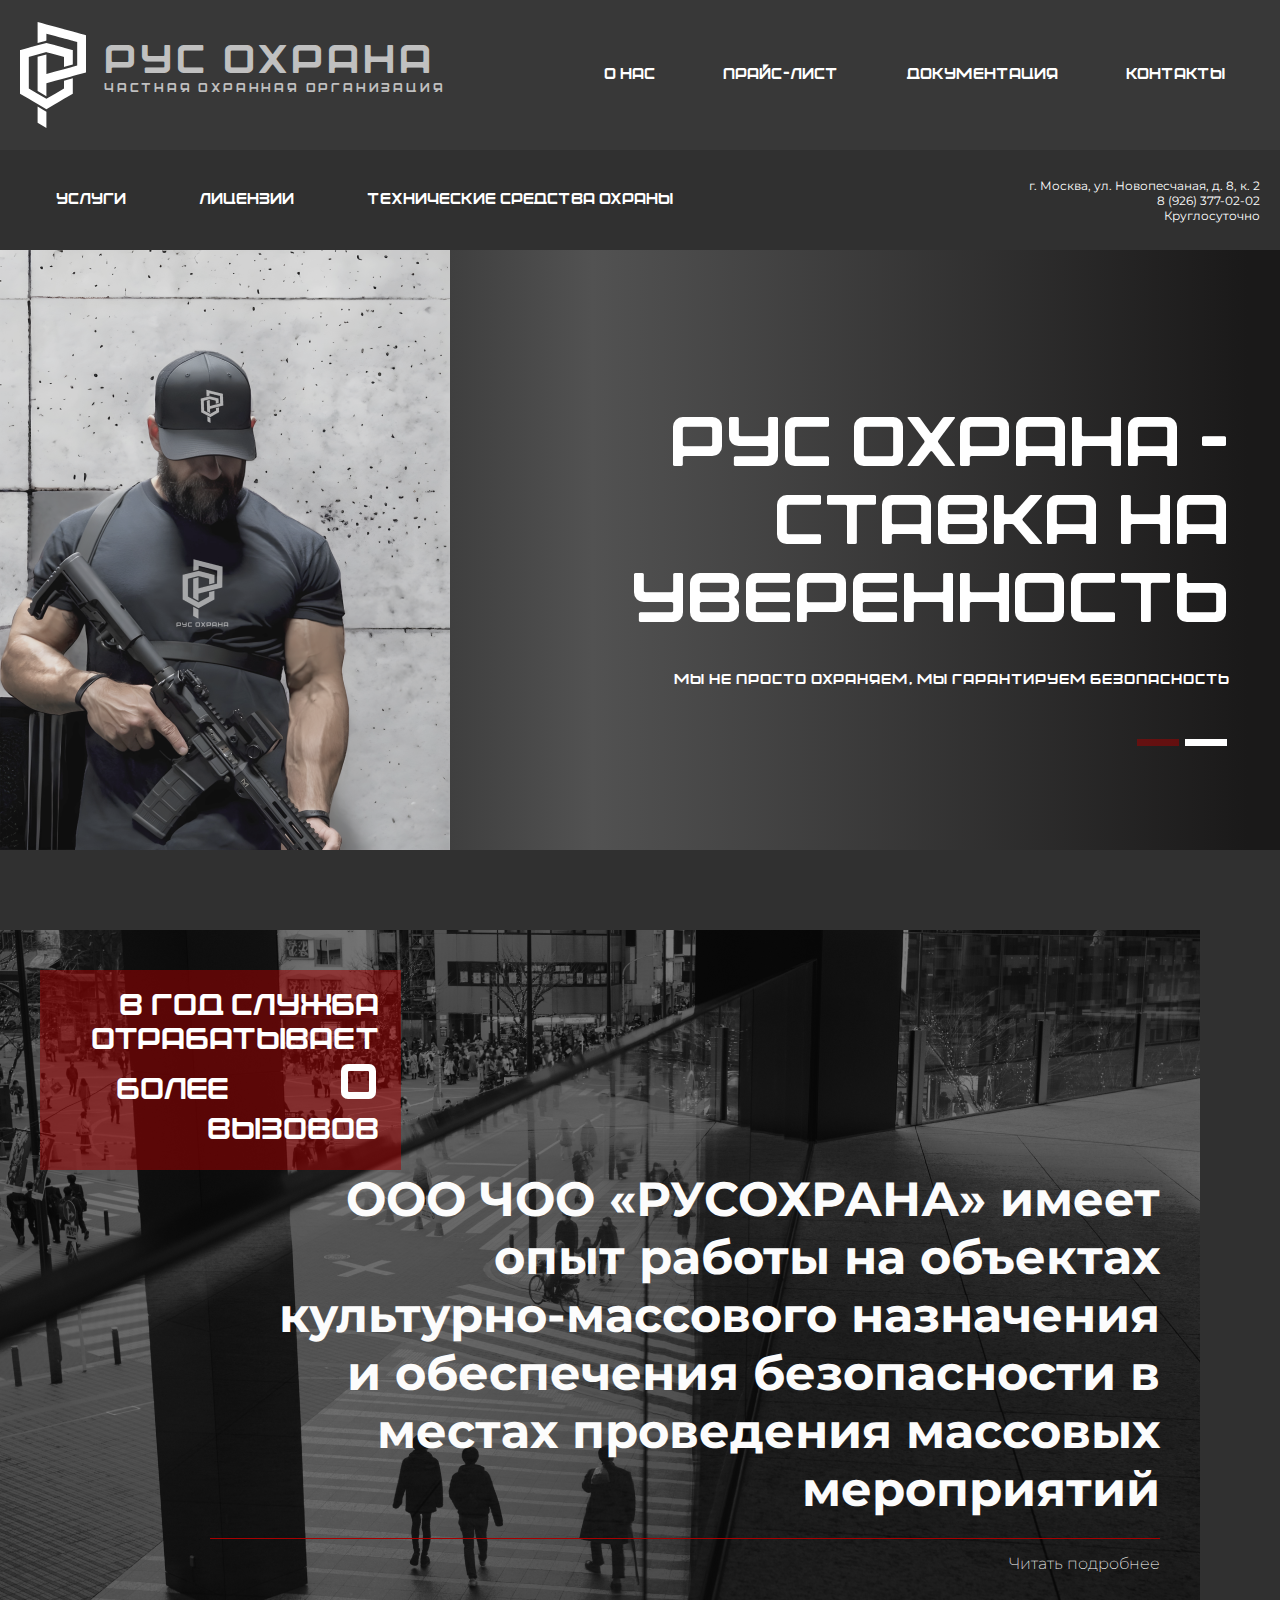
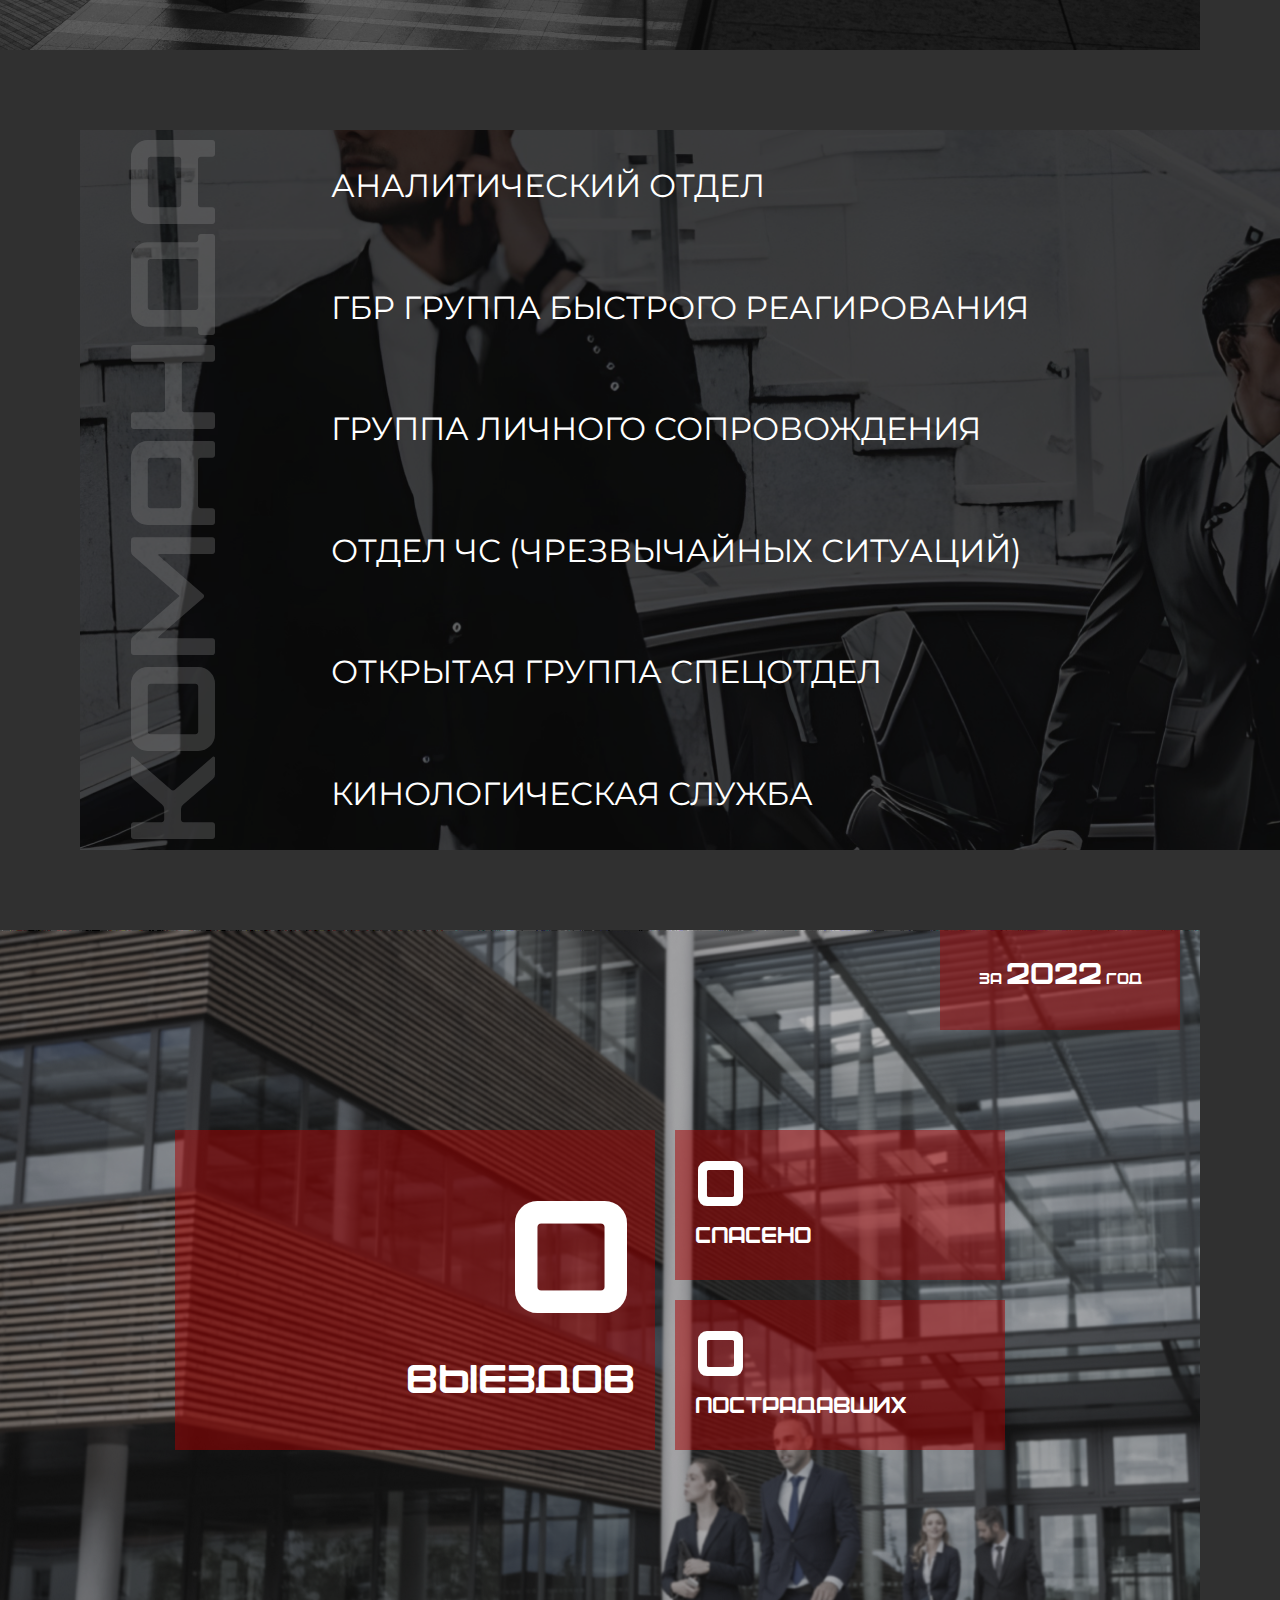
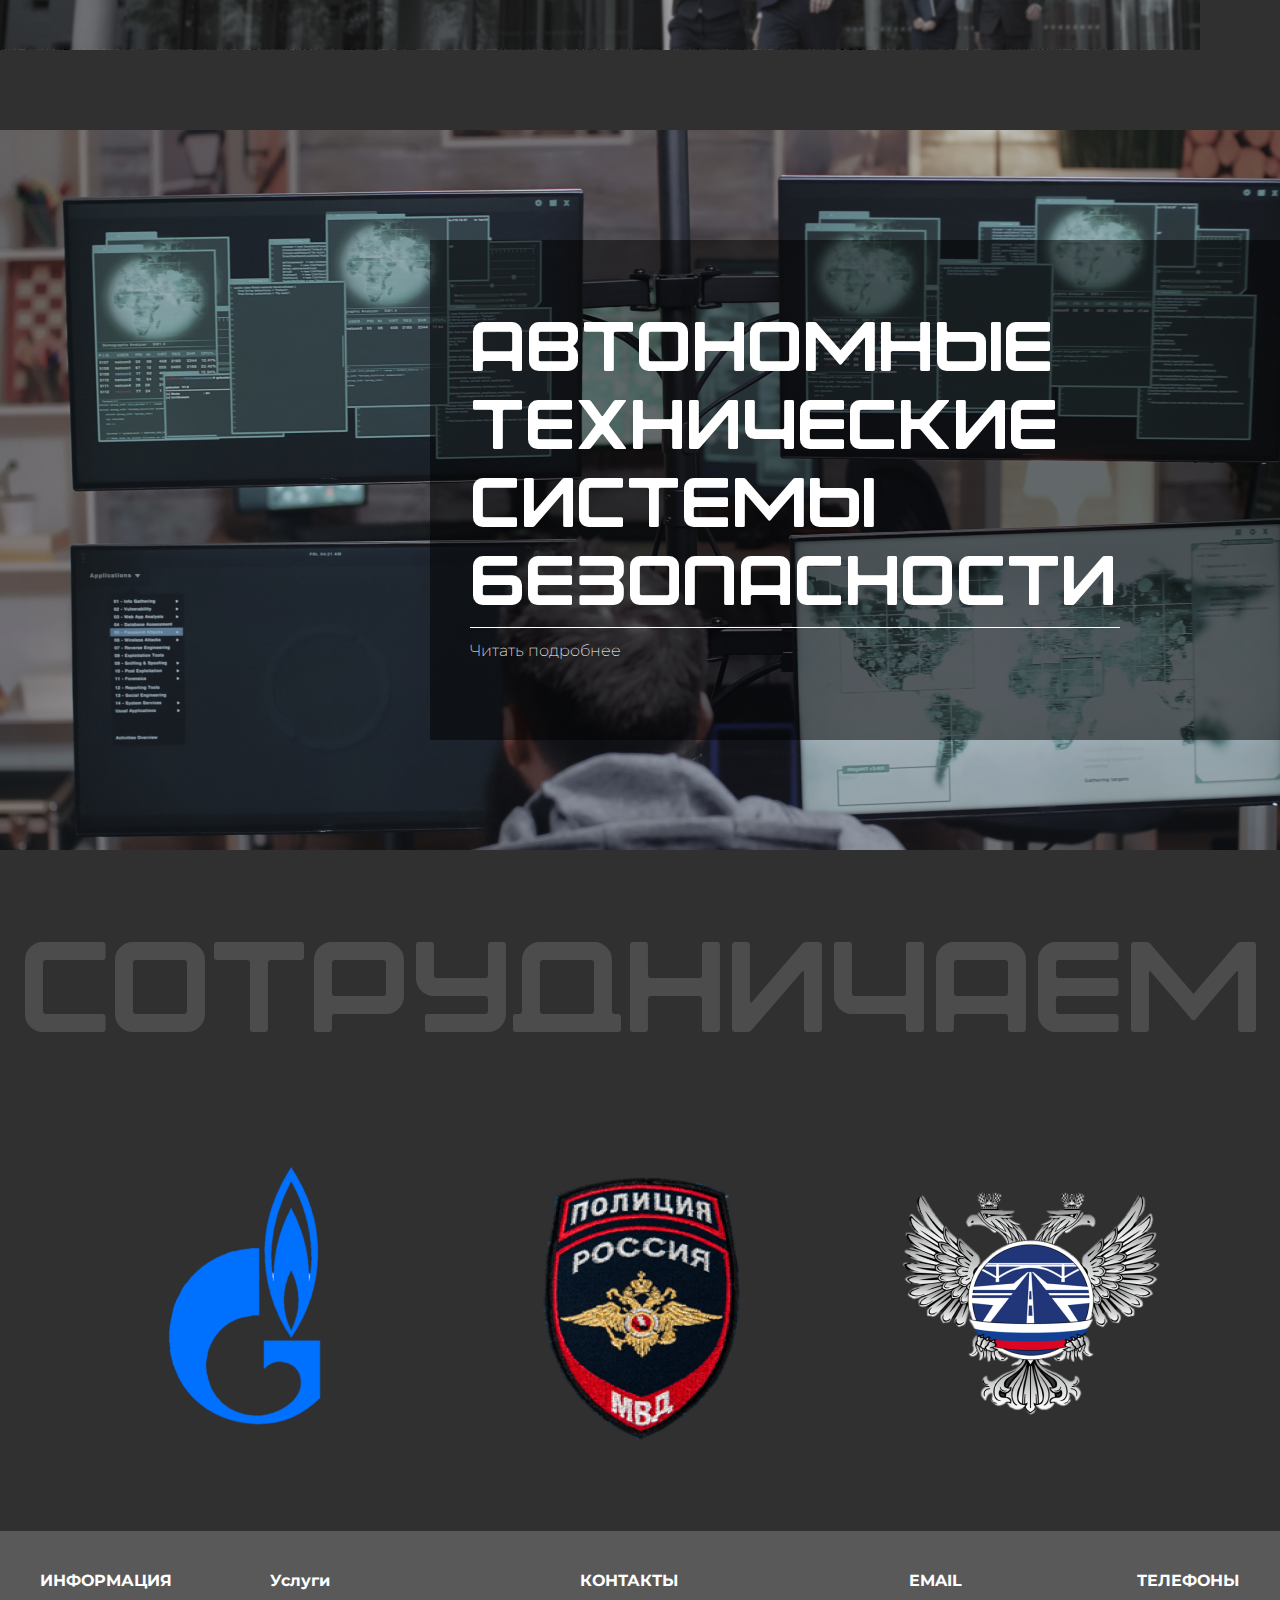
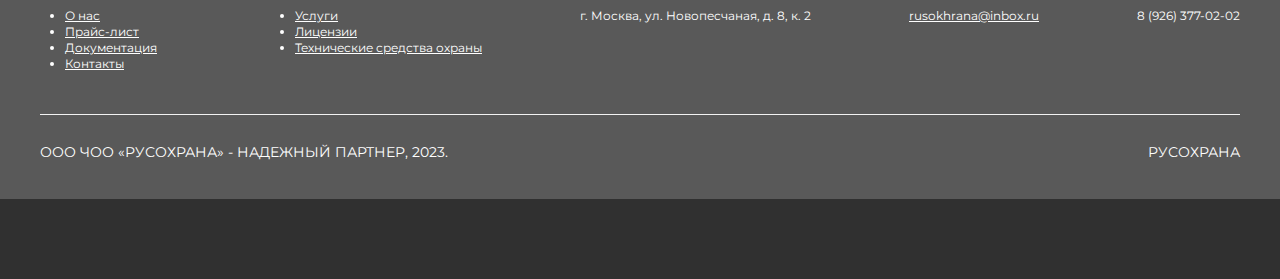
<file: index.html>
<!DOCTYPE html>
<html lang="ru">
  <head>
    <meta charset="UTF-8" />
    <meta name="viewport" content="width=device-width, initial-scale=1.0" />
    <title>Рус Охрана</title>
    <link rel="stylesheet" href="./css/style.css" />
  </head>
  <body>
    <!-- меню бургер -->
    <nav>
      <div class="nav anim__items">
        <div class="container">
          <div class="nav__row">
            <div class="nav__header">
              <div class="nav__logo header__logo">
                <a href="./">
                  <img src="./assets/header__logo.svg" alt="" />
                </a>
              </div>
              <div class="nav__title">меню</div>
            </div>
            <div class="nav__menu">
              <ul class="nav__list">
                <li class="nav__items">
                  <a href="./about.html" class="nav__link">о нас</a>
                </li>
                <li class="nav__items">
                  <a href="./price-list.html" class="nav__link">ПРАЙС-ЛИСТ</a>
                </li>
                <li class="nav__items">
                  <a href="./services.html" class="nav__link">услуги</a>
                </li>
                <li class="nav__items">
                  <a href="./team.html" class="nav__link">команда</a>
                </li>
                <li class="nav__items">
                  <a
                    href="./technical-means-of-protection.html"
                    class="nav__link"
                    >технические средства охраны
                  </a>
                </li>
                <li class="nav__items">
                  <a href="./documents-and-licenses.html" class="nav__link"
                    >ДОКУМЕНТАЦИЯ И ЛИЦЕНЗИИ</a
                  >
                </li>
                <li class="nav__items">
                  <a href="./contacts.html" class="nav__link">КОНТАКТЫ</a>
                </li>
              </ul>
            </div>
            <div class="nav__footer">
              г. Москва, <br />ул. Новопесчаная, д. 8, к. 2 <br />
              8 (926) 377-02-02 <br />
              Круглосуточно
            </div>
          </div>
        </div>
      </div>
    </nav>
    <!-- меню бургер -->
    <div
      class="wrapper"
      style="background-image: url('./assets/mainPage-back.png')"
    >
      <header>
        <div class="header">
          <div class="header__top">
            <div class="container">
              <div class="header__row">
                <div class="header__logo">
                  <a href="./">
                    <img src="./assets/header__logo.svg" alt="" />
                  </a>
                </div>
                <h1 class="header__title">
                  <span class="em-28">рус охрана</span><br />частная охранная
                  организация
                </h1>
                <ul class="header__list">
                  <li class="header__items">
                    <a href="./about.html" class="header__link">О НАС</a>
                  </li>
                  <li class="header__items">
                    <a href="./price-list.html" class="header__link"
                      >ПРАЙС-ЛИСТ</a
                    >
                  </li>
                  <li class="header__items">
                    <a href="./documents-and-licenses.html" class="header__link"
                      >ДОКУМЕНТАЦИЯ</a
                    >
                  </li>
                  <li class="header__items">
                    <a href="./contacts.html" class="header__link">КОНТАКТЫ</a>
                  </li>
                </ul>
                <div class="header__burger-menu">
                  <div class="header__item"></div>
                  <div class="header__item"></div>
                  <div class="header__item"></div>
                </div>
              </div>
            </div>
          </div>
          <div class="header__bottom">
            <div class="container">
              <div class="header__subrow">
                <ul class="header__list">
                  <li class="header__items">
                    <a href="./services.html" class="header__link">услуги</a>
                  </li>
                  <li class="header__items">
                    <a href="./licenses.html" class="header__link">лицензии</a>
                  </li>
                  <li class="header__items">
                    <a
                      href="./technical-means-of-protection.html"
                      class="header__link"
                      >технические средства охраны
                    </a>
                  </li>
                </ul>
                <div class="header__text">
                  г. Москва, ул. Новопесчаная, д. 8, к. 2 <br />8 (926)
                  377-02-02
                  <br />
                  Круглосуточно
                </div>
              </div>
            </div>
          </div>
        </div>
      </header>

      <main>
        <div class="container">
          <div class="main">
            <h2 class="main__text">
              <span>мы</span><br />ставка на уверенность
            </h2>
            <div class="main__slider">
              <div class="main__slider-row">
                <div class="main__slider-block">
                  <div class="main__slider-img">
                    <img src="./assets/main-slider-img-1.png" alt="" />
                  </div>
                  <div class="main__slider-info">
                    <h2 class="main__slider-title">
                      рус Охрана - ставка на уверенность
                    </h2>
                    <div class="main__slider-text">
                      Мы не просто охраняем, мы гарантируем безопасность
                    </div>
                    <div class="main__slider-buttons">
                      <button class="main__slider-btn active"></button
                      ><button class="main__slider-btn click"></button>
                    </div>
                  </div>
                </div>
                <div class="main__slider-block">
                  <div class="main__slider-img">
                    <img src="./assets/main-slider-img-2.png" alt="" />
                  </div>
                  <div class="main__slider-info">
                    <h2 class="main__slider-title">
                      рус Охрана - когда среднего недостаточно
                    </h2>
                    <div class="main__slider-text">
                      Мы ставим стандарты в мире безопасности
                    </div>
                    <div class="main__slider-buttons">
                      <button class="main__slider-btn click"></button
                      ><button class="main__slider-btn active"></button>
                    </div>
                  </div>
                </div>
              </div>
            </div>
            <div class="main__body">
              <section>
                <div
                  class="main__block"
                  style="
                    background-image: url('./assets/aspects-urban-landscape-tokyo-city-during-day\ 1.png');
                    padding: 40px;
                  "
                >
                  <div class="main__block-red">
                    В год служба отрабатывает более
                    <span
                      class="counter"
                      style="font-size: 50px"
                      data-target="1000"
                      >0</span
                    >
                    вызовов
                  </div>
                  <div class="main__block-text">
                    <p>
                      ООО ЧОО «РУСОХРАНА» имеет опыт работы на объектах
                      культурно-массового назначения и обеспечения безопасности
                      в местах проведения массовых мероприятий
                    </p>
                  </div>
                  <a href="./about.html" class="main__block-link"
                    >Читать подробнее</a
                  >
                </div>
              </section>
              <section>
                <div
                  class="main__block"
                  style="
                    background-image: url('./assets/image\ 19.png');
                    padding: 40px;
                    margin-left: 80px;
                    position: relative;
                    display: flex;
                    justify-content: center;
                  "
                >
                  <div class="main__block-psa"></div>
                  <ul class="main__block-text-jcc">
                    <li>АНАЛИТИЧЕСКИЙ ОТДЕЛ</li>
                    <li>ГБР ГРУППА БЫСТРОГО РЕАГИРОВАНИЯ</li>
                    <li>ГРУППА ЛИЧНОГО СОПРОВОЖДЕНИЯ</li>
                    <li>ОТДЕЛ ЧС (ЧРЕЗВЫЧАЙНЫХ СИТУАЦИЙ)</li>
                    <li>ОТКРЫТАЯ ГРУППА СПЕЦОТДЕЛ</li>
                    <li>КИНОЛОГИЧЕСКАЯ СЛУЖБА</li>
                  </ul>
                </div>
              </section>
              <section>
                <div
                  class="main__block"
                  style="
                    background-image: url('./assets/image\ 20.png');
                    padding: 0 20px;
                  "
                >
                  <div class="main__block-head">
                    <div
                      class="main__block-red"
                      style="
                        width: 240px;
                        height: 100px;
                        font-size: 15px;
                        padding: 30px 20px;
                        text-align: center;
                      "
                    >
                      за <span style="font-size: 30px">2022</span> год
                    </div>
                  </div>
                  <div class="main__block-row">
                    <div class="main__block-over-red">
                      <span
                        class="counter"
                        style="font-size: 160px; width: 100%"
                        data-target="398"
                        >0</span
                      >
                      выездов
                    </div>
                    <div class="main__block-sub-red">
                      <div>
                        <span
                          class="counter"
                          style="font-size: 64px; width: 100%"
                          data-target="397"
                          >0</span
                        >
                        спасено
                      </div>
                      <div>
                        <span
                          class="counter"
                          style="font-size: 64px; width: 100%"
                          data-target="12"
                          >0</span
                        >
                        пострадавших
                      </div>
                    </div>
                  </div>
                </div>
              </section>
              <section>
                <div
                  class="main__block"
                  style="
                    background-image: url('./assets/excited-hacker-after-breaking-government-server-using-supercomputer\ 1.png');
                    display: flex;
                    justify-content: flex-end;
                    padding: 110px 0;
                  "
                >
                  <div class="main__slider-block-black">
                    <div class="black-title">
                      автономные технические системы безопасности
                    </div>
                    <a
                      href="./technical-means-of-protection.html"
                      class="main__block-link link"
                      >Читать подробнее</a
                    >
                  </div>
                </div>
              </section>
            </div>
            <div class="main__cooperation">
              <div class="main__cooperation-title">сотрудничаем</div>
              <div class="main__cooperation-row">
                <div class="main__cooperation-img">
                  <img src="./assets/image 7.png" alt="" />
                </div>
                <div class="main__cooperation-img" style="width: 240px">
                  <img src="./assets//image 6.png" alt="" />
                </div>
                <div class="main__cooperation-img">
                  <img src="./assets/image 8.png" alt="" />
                </div>
              </div>
            </div>
          </div>
        </div>
        <div class="footer-mb">
          <div class="container">
            <div class="footer-mb__btn">
              <a href="tel:+79263770202">
                <button class="footer-mb__button">позвонить</button>
              </a>
            </div>
            <div class="footer-mb__nav">
              <div class="footer-mb__item">
                <a class="footer-mb__link" href="./about.html">о нас</a>
              </div>
              <div class="footer-mb__item">
                <a class="footer-mb__link" href="./price-list.html">прайс-лист</a>
              </div>
            </div>
          </div>
        </div>
      </main>
    </div>
    <footer>
      <div class="footer">
        <div class="container">
          <nav class="footer__nav">
            <div class="footer__row">
              <div class="footer__block">
                <div class="footer__title">ИНФОРМАЦИЯ</div>
                <div class="footer__info">
                  <ul class="footer__list">
                    <li class="footer__items">
                      <a href="./about.html" class="footer__link">О нас</a>
                    </li>
                    <li class="footer__items">
                      <a href="./price-list.html" class="footer__link"
                        >Прайс-лист</a
                      >
                    </li>
                    <li class="footer__items">
                      <a
                        href="./documents-and-licenses.html"
                        class="footer__link"
                        >Документация</a
                      >
                    </li>
                    <li class="footer__items">
                      <a href="./contacts.html" class="footer__link"
                        >Контакты</a
                      >
                    </li>
                  </ul>
                </div>
              </div>
              <div class="footer__block">
                <div class="footer__title">Услуги</div>
                <div class="footer__info">
                  <ul class="footer__list">
                    <li class="footer__items">
                      <a href="./services.html" class="footer__link">Услуги</a>
                    </li>
                    <li class="footer__items">
                      <a href="./licenses.html" class="footer__link"
                        >Лицензии</a
                      >
                    </li>
                    <li class="footer__items">
                      <a
                        href="./technical-means-of-protection.html"
                        class="footer__link"
                        >Технические средства охраны</a
                      >
                    </li>
                  </ul>
                </div>
              </div>
              <div class="footer__block">
                <div class="footer__title">КОНТАКТЫ</div>
                <div class="footer__info">
                  г. Москва, ул. Новопесчаная, д. 8, к. 2
                </div>
              </div>
              <div class="footer__block">
                <div class="footer__title">EMAIL</div>
                <div class="footer__info" style="text-decoration: underline">
                  rusokhrana@inbox.ru
                </div>
              </div>
              <div class="footer__block">
                <div class="footer__title">ТЕЛЕФОНЫ</div>
                <div class="footer__info">8 (926) 377-02-02</div>
              </div>
            </div>
            <div class="footer__subrow">
              <div class="footer__subrow-text">
                ООО ЧОО «РУСОХРАНА» - НАДЕЖНЫЙ ПАРТНЕР, 2023.
              </div>
              <div class="footer__subrow-text">РУСОХРАНА</div>
            </div>
          </nav>
        </div>
      </div>
    </footer>
    <script src="./js/slick.js"></script>
    <script src="./js/num.js"></script>
    <script src="./js/script.js"></script>
  </body>
</html>
</file>
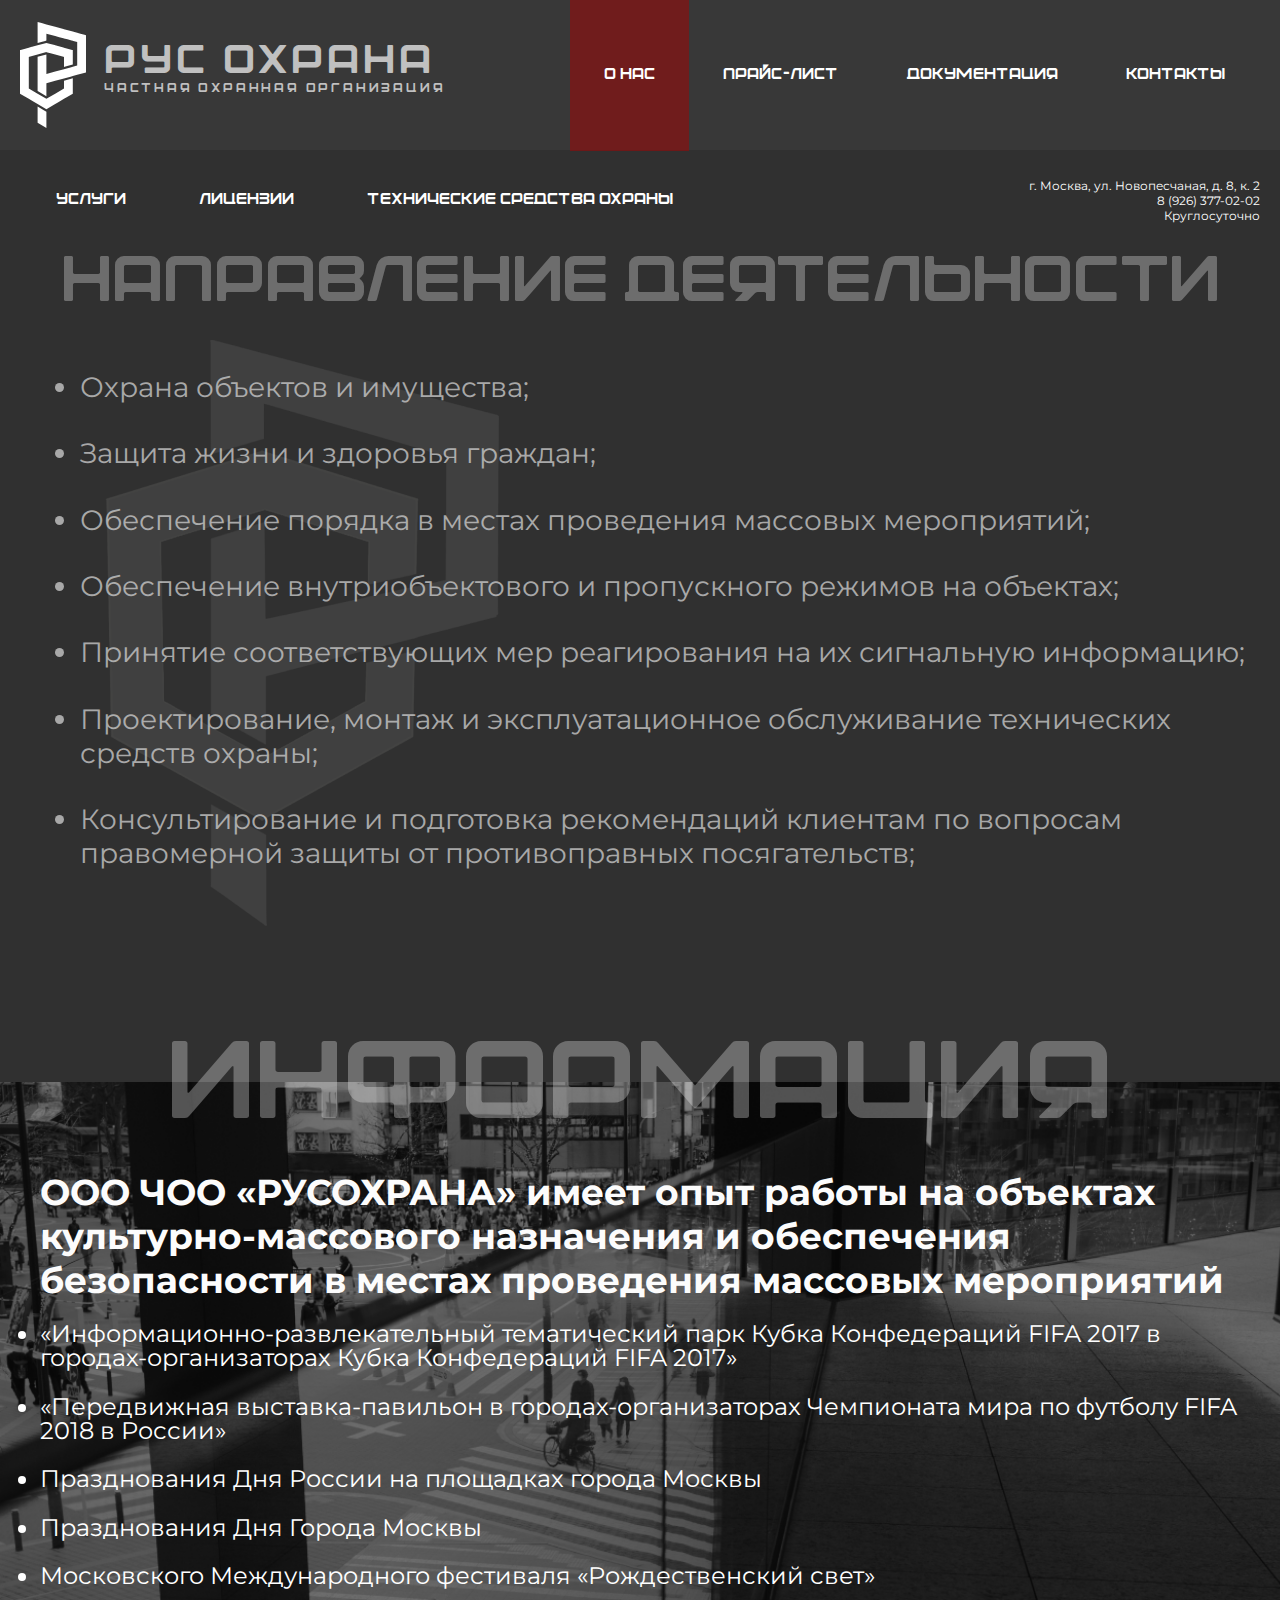
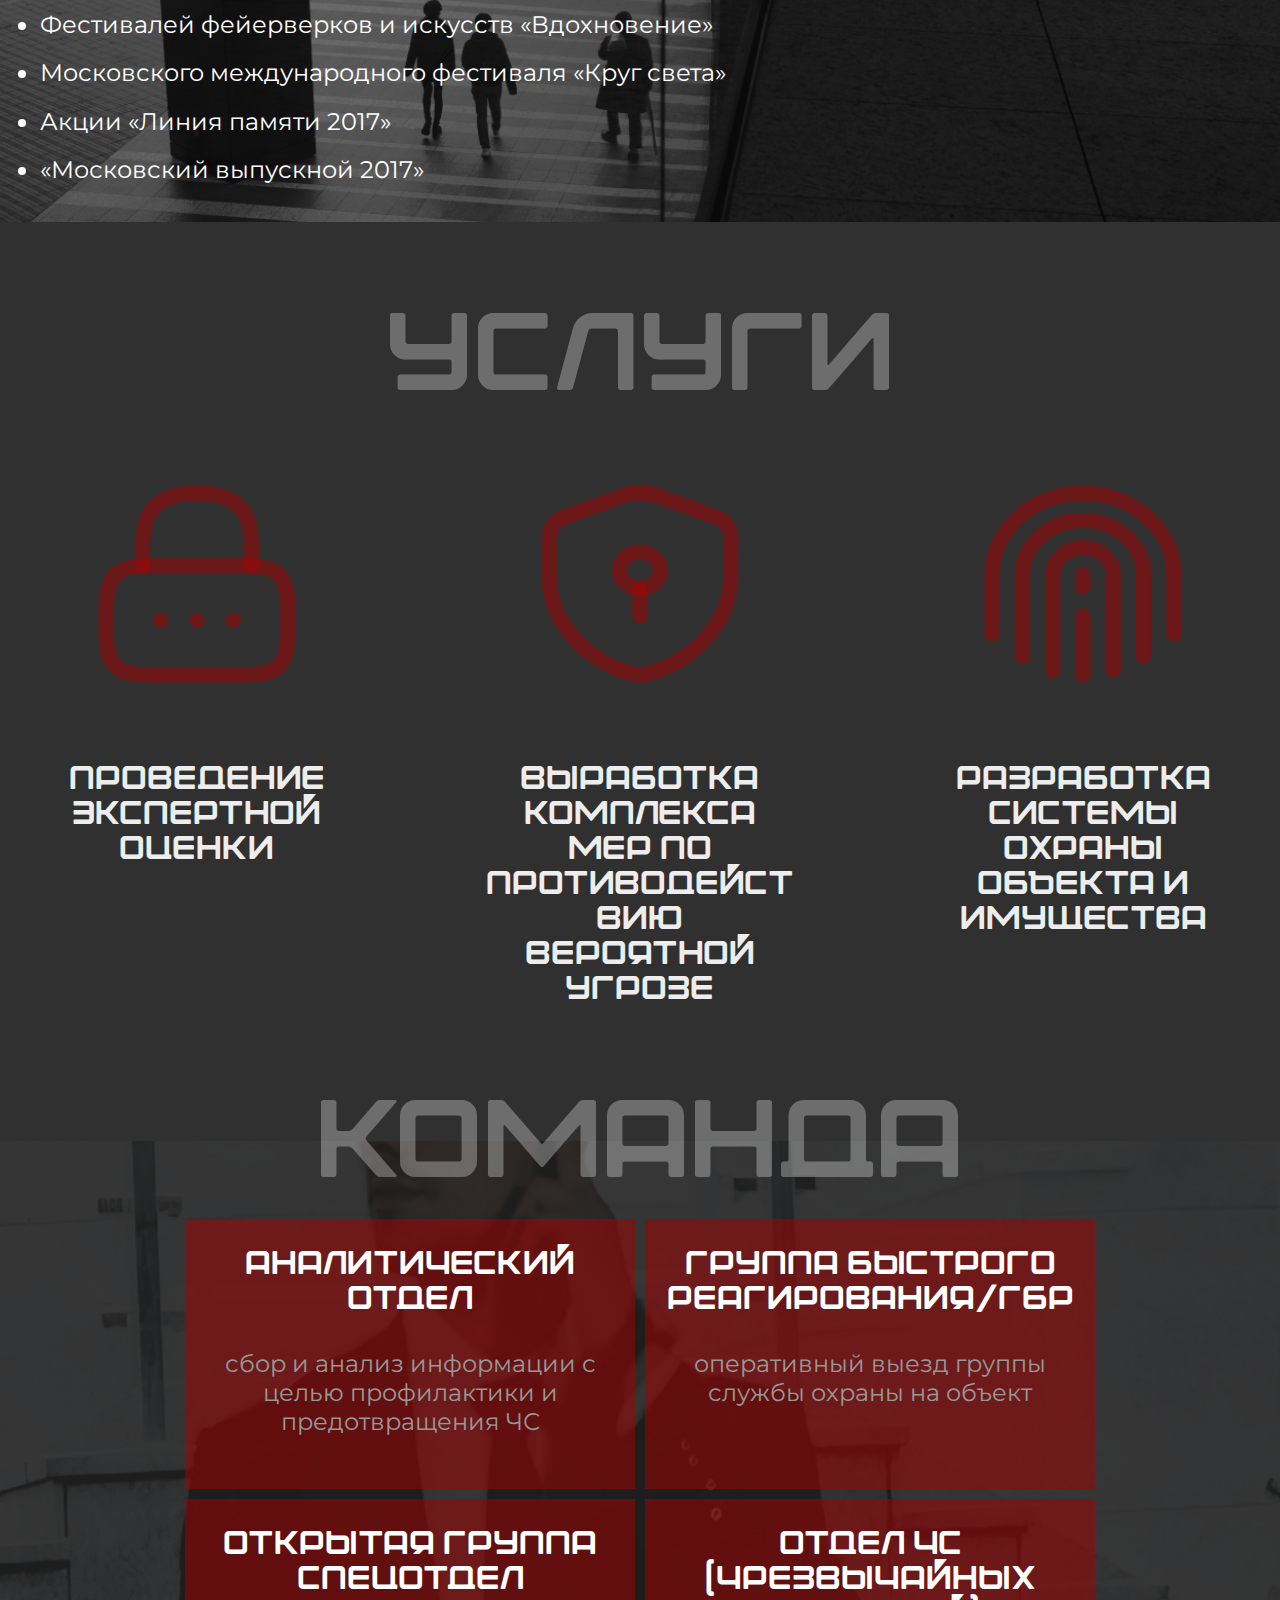
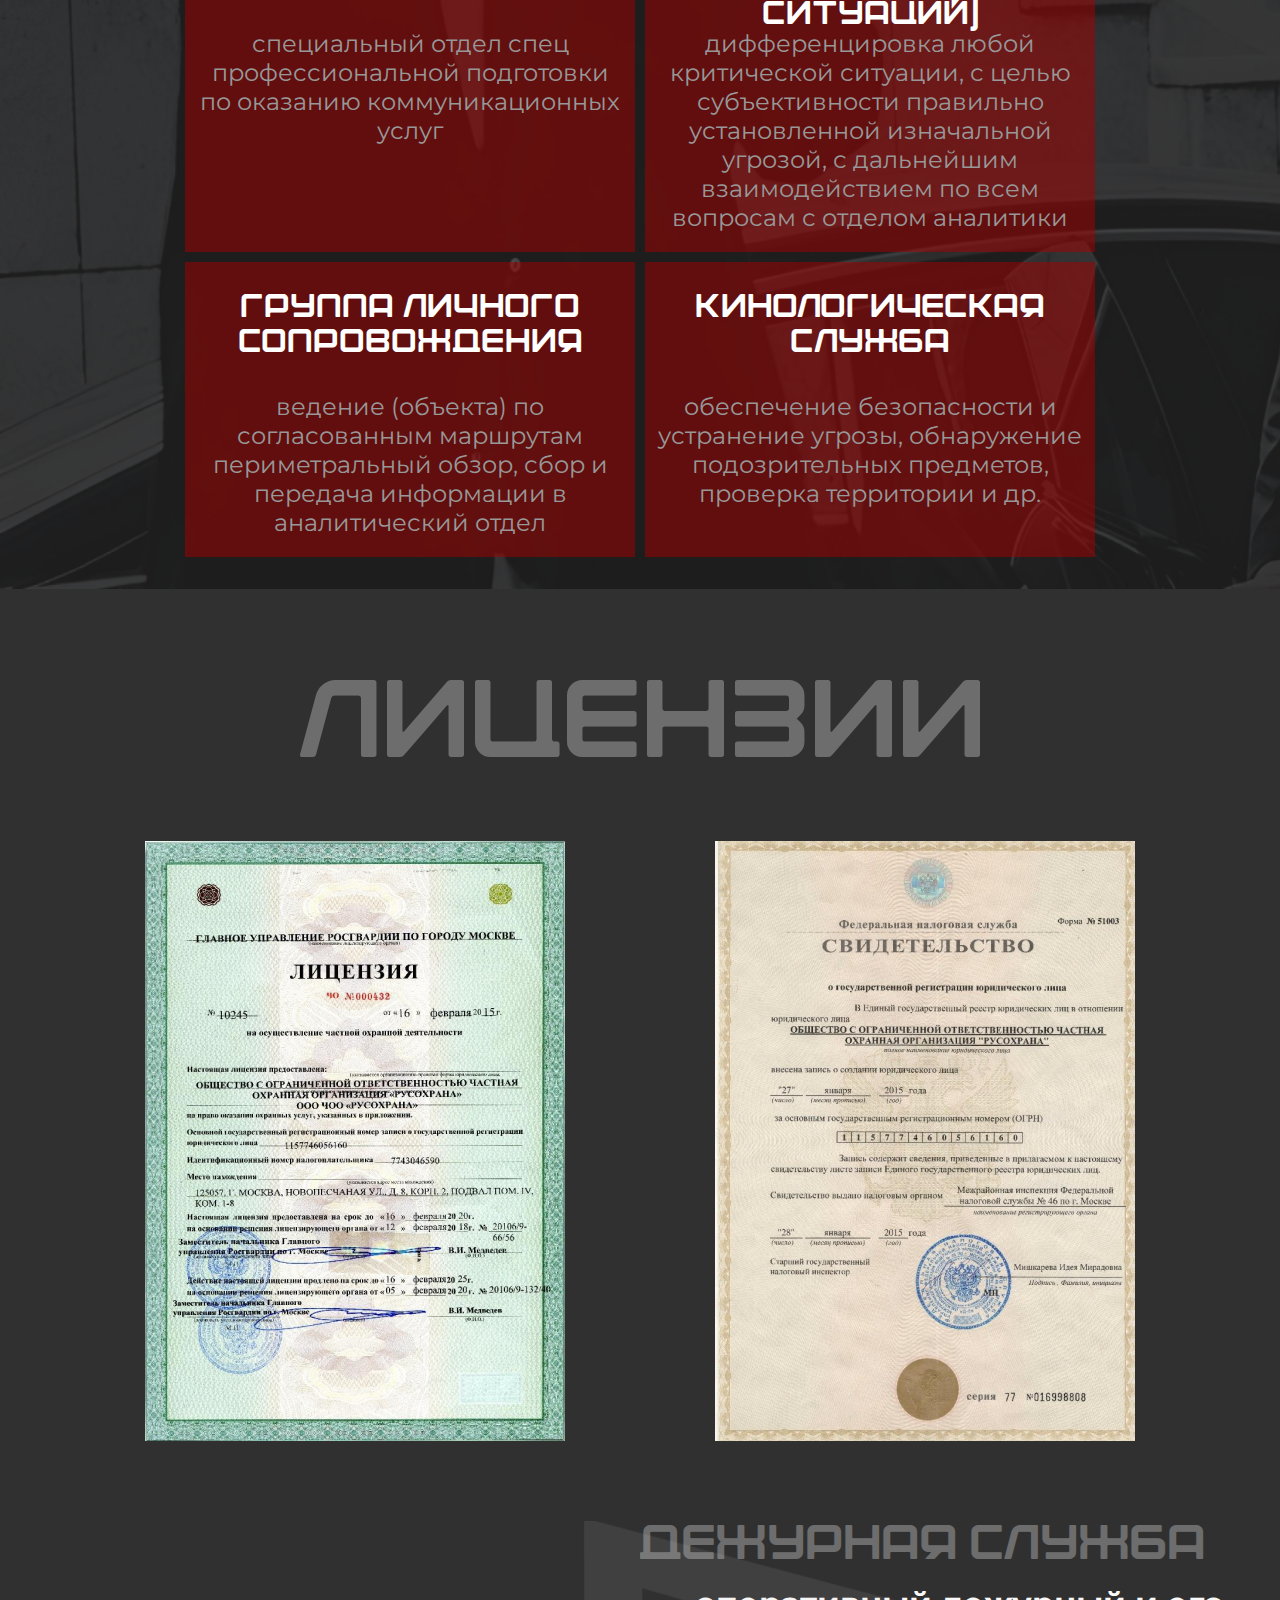
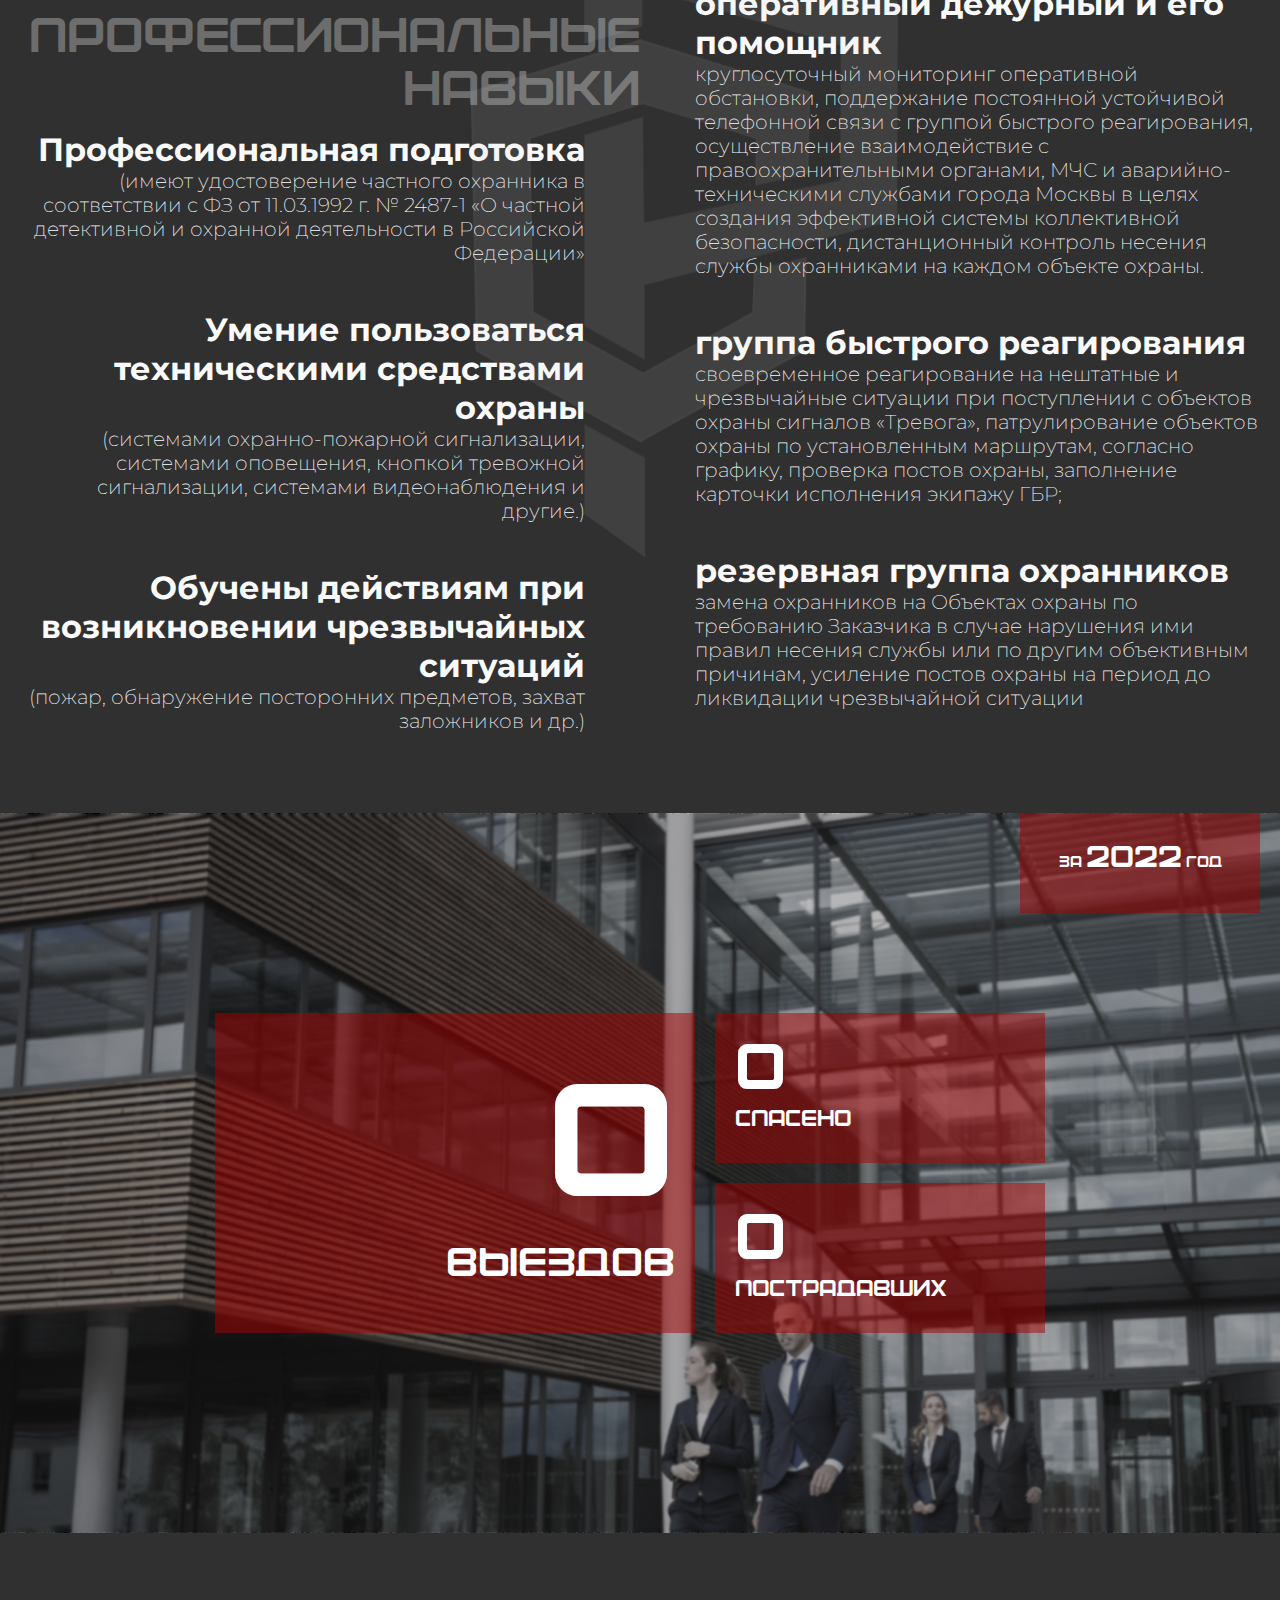
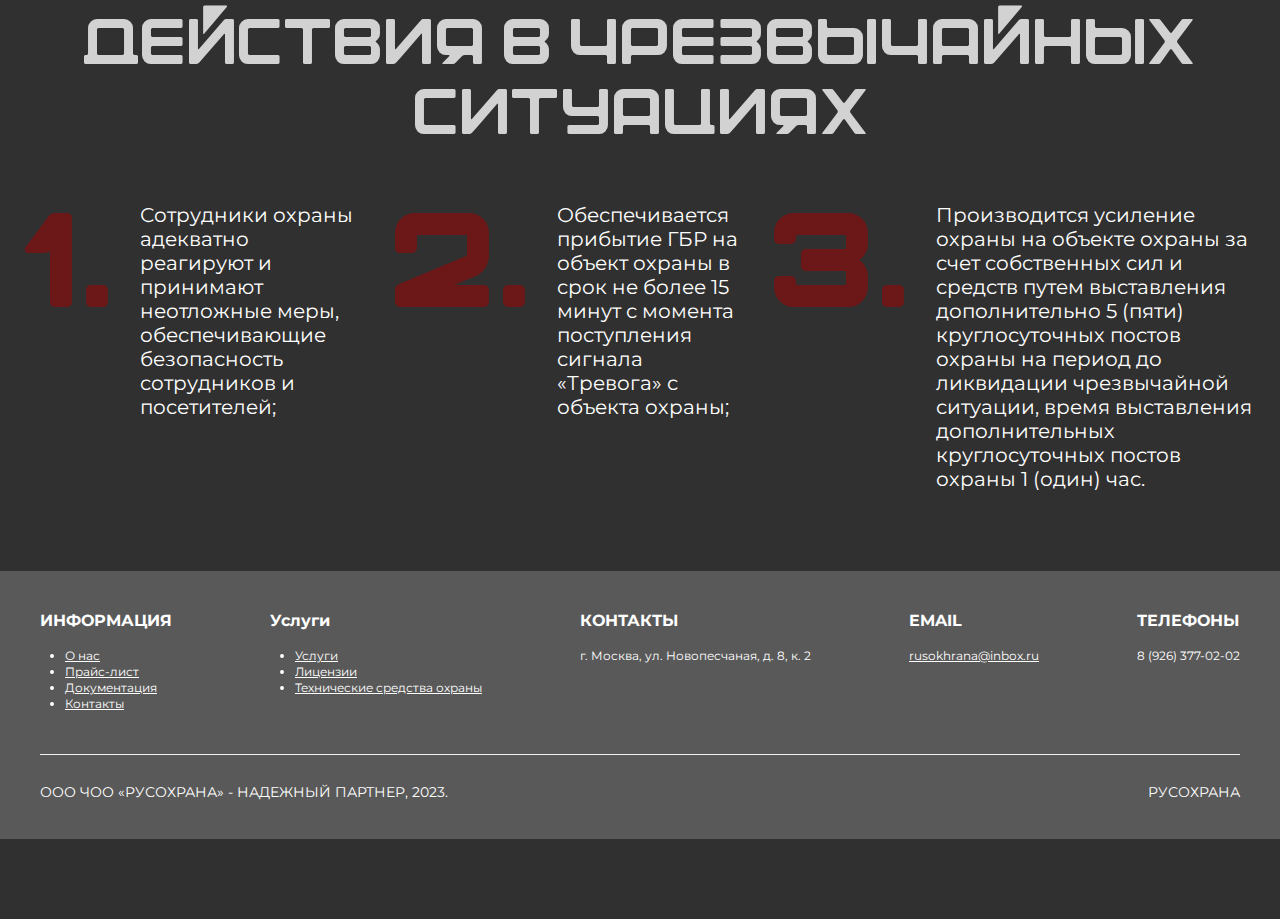
<file: about.html>
<!DOCTYPE html>
<html lang="ru">
  <head>
    <meta charset="UTF-8" />
    <meta name="viewport" content="width=device-width, initial-scale=1.0" />
    <title>О нас</title>
    <link rel="stylesheet" href="./css/style.css" />
  </head>
  <body>
    <!-- меню бургер -->
    <nav>
      <div class="nav anim__items">
        <div class="container">
          <div class="nav__row">
            <div class="nav__header">
              <div class="nav__logo header__logo">
                <a href="./">
                  <img src="./assets/header__logo.svg" alt="" />
                </a>
              </div>
              <div class="nav__title">меню</div>
            </div>
            <div class="nav__menu">
              <ul class="nav__list">
                <li class="nav__items">
                  <a href="./about.html" class="nav__link">о нас</a>
                </li>
                <li class="nav__items">
                  <a href="./price-list.html" class="nav__link">ПРАЙС-ЛИСТ</a>
                </li>
                <li class="nav__items">
                  <a href="./services.html" class="nav__link">услуги</a>
                </li>
                <li class="nav__items">
                  <a href="./team.html" class="nav__link">команда</a>
                </li>
                <li class="nav__items">
                  <a
                    href="./technical-means-of-protection.html"
                    class="nav__link"
                    >технические средства охраны
                  </a>
                </li>
                <li class="nav__items">
                  <a href="./documents-and-licenses.html" class="nav__link"
                    >ДОКУМЕНТАЦИЯ И ЛИЦЕНЗИИ</a
                  >
                </li>
                <li class="nav__items">
                  <a href="./contacts.html" class="nav__link">КОНТАКТЫ</a>
                </li>
              </ul>
            </div>
            <div class="nav__footer">
              г. Москва, <br />ул. Новопесчаная, д. 8, к. 2 <br />
              8 (926) 377-02-02 <br />
              Круглосуточно
            </div>
          </div>
        </div>
      </div>
    </nav>
    <!-- меню бургер -->
    <div
      class="wrapper"
      style="background-image: url('./assets/about__back.jpg')"
    >
      <header>
        <div class="header">
          <div class="header__top">
            <div class="container">
              <div class="header__row">
                <div class="header__logo">
                  <a href="./">
                    <img src="./assets/header__logo.svg" alt="" />
                  </a>
                </div>
                <h1 class="header__title">
                  <span class="em-28">рус охрана</span><br />частная охранная
                  организация
                </h1>
                <ul class="header__list">
                  <li class="header__items">
                    <a href="./about.html" class="header__link active">О НАС</a>
                  </li>
                  <li class="header__items">
                    <a href="./price-list.html" class="header__link"
                      >ПРАЙС-ЛИСТ</a
                    >
                  </li>
                  <li class="header__items">
                    <a href="./documents-and-licenses.html" class="header__link"
                      >Документация</a
                    >
                  </li>
                  <li class="header__items">
                    <a href="./contacts.html" class="header__link">КОНТАКТЫ</a>
                  </li>
                </ul>
                <div class="header__burger-menu">
                  <div class="header__item"></div>
                  <div class="header__item"></div>
                  <div class="header__item"></div>
                </div>
              </div>
            </div>
          </div>
          <div class="header__bottom">
            <div class="container">
              <div class="header__subrow">
                <ul class="header__list">
                  <li class="header__items">
                    <a href="./services.html" class="header__link">услуги</a>
                  </li>
                  <li class="header__items">
                    <a href="./licenses.html" class="header__link">лицензии</a>
                  </li>
                  <li class="header__items">
                    <a
                      href="./technical-means-of-protection.html"
                      class="header__link"
                      >технические средства охраны
                    </a>
                  </li>
                </ul>
                <div class="header__text">
                  г. Москва, ул. Новопесчаная, д. 8, к. 2 <br />8 (926)
                  377-02-02
                  <br />
                  Круглосуточно
                </div>
              </div>
            </div>
          </div>
        </div>
      </header>
      <main>
        <div class="container">
          <div class="about">
            <div class="about__row">
              <div class="about__info-block">
                В год служба отрабатывает более
                <br />
                <br />
                <span class="counter" data-target="1000">1000</span><br />
                вызовов
              </div>
            </div>
            <div class="about__info-text">
              ООО ЧОО «РУСОХРАНА» имеет опыт работы на объектах
              культурно-массового назначения и обеспечения безопасности в местах
              проведения массовых мероприятий
            </div>
            <ul class="about__list">
              <li class="about__items">
                «Информационно-развлекательный тематический парк Кубка
                Конфедераций FIFA 2017 в городах-организаторах Кубка
                Конфедераций FIFA 2017»
              </li>
              <li class="about__items">
                «Передвижная выставка-павильон в городах-организаторах
                Чемпионата мира по футболу FIFA 2018 в России»
              </li>
              <li class="about__items">
                Празднования Дня России на площадках города Москвы
              </li>
              <li class="about__items">Празднования Дня Города Москвы</li>
              <li class="about__items">
                Московского Международного фестиваля «Рождественский свет»
              </li>
              <li class="about__items">
                Фестивалей фейерверков и искусств «Вдохновение»
              </li>
              <li class="about__items">
                Московского международного фестиваля «Круг света»
              </li>
              <li class="about__items">Акции «Линия памяти 2017»</li>
              <li class="about__items">«Московский выпускной 2017»</li>
            </ul>
          </div>
          <div class="direction">
            <h2 class="direction__title title-64 title">
              направление деятельности
            </h2>
            <div class="direction__info">
              <ul class="direction__list">
                <li class="direction__items">Охрана объектов и имущества;</li>
                <li class="direction__items">
                  Защита жизни и здоровья граждан;
                </li>
                <li class="direction__items">
                  Обеспечение порядка в местах проведения массовых мероприятий;
                </li>
                <li class="direction__items">
                  Обеспечение внутриобъектового и пропускного режимов на
                  объектах;
                </li>
                <li class="direction__items">
                  Принятие соответствующих мер реагирования на их сигнальную
                  информацию;
                </li>
                <li class="direction__items">
                  Проектирование, монтаж и эксплуатационное обслуживание
                  технических средств охраны;
                </li>
                <li class="direction__items">
                  Консультирование и подготовка рекомендаций клиентам по
                  вопросам правомерной защиты от противоправных посягательств;
                </li>
              </ul>
            </div>
          </div>
          <div class="information">
            <h2 class="information__title title title-110">Информация</h2>
            <div class="information__info">
              <div class="information__text">
                ООО ЧОО «РУСОХРАНА» имеет опыт работы на объектах
                культурно-массового назначения и обеспечения безопасности в
                местах проведения массовых мероприятий
              </div>
              <div class="information__info-list">
                <ul class="information__list">
                  <li class="information__items">
                    «Информационно-развлекательный тематический парк Кубка
                    Конфедераций FIFA 2017 в городах-организаторах Кубка
                    Конфедераций FIFA 2017»
                  </li>
                  <li class="information__items">
                    «Передвижная выставка-павильон в городах-организаторах
                    Чемпионата мира по футболу FIFA 2018 в России»
                  </li>
                  <li class="information__items">
                    Празднования Дня России на площадках города Москвы
                  </li>
                  <li class="information__items">
                    Празднования Дня Города Москвы
                  </li>
                  <li class="information__items">
                    Московского Международного фестиваля «Рождественский свет»
                  </li>
                  <li class="information__items">
                    Фестивалей фейерверков и искусств «Вдохновение»
                  </li>
                  <li class="information__items">
                    Московского международного фестиваля «Круг света»
                  </li>
                  <li class="information__items">Акции «Линия памяти 2017»</li>
                  <li class="information__items">
                    «Московский выпускной 2017»
                  </li>
                </ul>
              </div>
            </div>
          </div>
          <div class="amenities">
            <h2 class="amenities__title title-110 title">услуги</h2>
            <div class="amenities__info">
              <ul class="amenities__list">
                <li class="amenities__item">
                  <img
                    class="amenities__img"
                    src="./assets/services__icon-one.svg"
                    alt=""
                  />
                  <p class="amenities__text">Проведение экспертной оценки</p>
                </li>
                <li class="amenities__item">
                  <img
                    class="amenities__img"
                    src="./assets/services__icon-two.svg"
                    alt=""
                  />
                  <p class="amenities__text">
                    Выработка комплекса мер по противодейст вию вероятной угрозе
                  </p>
                </li>
                <li class="amenities__item">
                  <img
                    class="amenities__img"
                    src="./assets/services__icon-three.svg"
                    alt=""
                  />
                  <p class="amenities__text">
                    Разработка системы охраны объекта и имущества
                  </p>
                </li>
              </ul>
            </div>
          </div>
          <div class="squad">
            <h2 class="squad__title title-110 title">команда</h2>
            <div class="squad__info">
              <ul class="squad__list">
                <li class="squad__items">
                  <h3 class="squad__subtitle">АНАЛИТИЧЕСКИЙ ОТДЕЛ</h3>
                  <p class="squad__text">
                    сбор и анализ информации с целью профилактики и
                    предотвращения ЧС
                  </p>
                </li>
                <li class="squad__items">
                  <h3 class="squad__subtitle">
                    ГРУППА БЫСТРОГО РЕАГИРОВАНИЯ/гбр
                  </h3>
                  <p class="squad__text">
                    оперативный выезд группы службы охраны на объект
                  </p>
                </li>
                <li class="squad__items">
                  <h3 class="squad__subtitle">ОТКРЫТАЯ ГРУППА СПЕЦОТдЕЛ</h3>
                  <p class="squad__text">
                    специальный отдел спец профессиональной подготовки по
                    оказанию коммуникационных услуг
                  </p>
                </li>
                <li class="squad__items">
                  <h3 class="squad__subtitle">
                    ОТДЕЛ ЧС (ЧРЕЗВЫЧАЙНЫХ СИТУАЦИЙ)
                  </h3>
                  <p class="squad__text">
                    дифференцировка любой критической ситуации, с целью
                    субъективности правильно установленной изначальной угрозой,
                    с дальнейшим взаимодействием по всем вопросам с отделом
                    аналитики
                  </p>
                </li>
                <li class="squad__items">
                  <h3 class="squad__subtitle">ГРУППА ЛИЧНОГО СОПРОВОЖДЕНИЯ</h3>
                  <p class="squad__text">
                    ведение (объекта) по согласованным маршрутам периметральный
                    обзор, сбор и передача информации в аналитический отдел
                  </p>
                </li>
                <li class="squad__items">
                  <h3 class="squad__subtitle">КИНОЛОГИЧЕСКАЯ СЛУЖБА</h3>
                  <p class="squad__text">
                    обеспечение безопасности и устранение угрозы, обнаружение
                    подозрительных предметов, проверка территории и др.
                  </p>
                </li>
              </ul>
            </div>
          </div>
          <div class="permission">
            <h2 class="permission__title title-110 title">лицензии</h2>
            <div class="permission__row">
              <div class="permission__img">
                <img src="./assets/image 11.png" alt="" />
              </div>
              <div class="permission__img">
                <img src="./assets/image 12.png" alt="" />
              </div>
            </div>

            <div class="permission__info">
              <div class="permission__left">
                <h3 class="permission__subtitle">профессиональные навыки</h3>
                <ul class="permission__list">
                  <li class="permission__items">
                    <h4 class="permission__label">
                      Профессиональная подготовка
                    </h4>
                    <p class="permission__text">
                      (имеют удостоверение частного охранника в соответствии с
                      ФЗ от 11.03.1992 г. № 2487-1 «О частной детективной и
                      охранной деятельности в Российской Федерации»
                    </p>
                  </li>
                  <li class="permission__items">
                    <h4 class="permission__label">
                      Умение пользоваться техническими средствами охраны
                    </h4>
                    <p class="permission__text">
                      (системами охранно-пожарной сигнализации, системами
                      оповещения, кнопкой тревожной сигнализации, системами
                      видеонаблюдения и другие.)
                    </p>
                  </li>
                  <li class="permission__items">
                    <h4 class="permission__label">
                      Обучены действиям при возникновении чрезвычайных ситуаций
                    </h4>
                    <p class="permission__text">
                      (пожар, обнаружение посторонних предметов, захват
                      заложников и др.)
                    </p>
                  </li>
                </ul>
              </div>

              <div class="permission__right">
                <h3 class="permission__subtitle">дежурная служба</h3>
                <ul class="permission__list">
                  <li class="permission__items">
                    <h4 class="permission__label">
                      оперативный дежурный и его помощник
                    </h4>
                    <p class="permission__text">
                      круглосуточный мониторинг оперативной обстановки,
                      поддержание постоянной устойчивой телефонной связи с
                      группой быстрого реагирования, осуществление
                      взаимодействие с правоохранительными органами, МЧС и
                      аварийно-техническими службами города Москвы в целях
                      создания эффективной системы коллективной безопасности,
                      дистанционный контроль несения службы охранниками на
                      каждом объекте охраны.
                    </p>
                  </li>
                  <li class="permission__items">
                    <h4 class="permission__label">
                      группа быстрого реагирования
                    </h4>
                    <p class="permission__text">
                      своевременное реагирование на нештатные и чрезвычайные
                      ситуации при поступлении с объектов охраны сигналов
                      «Тревога», патрулирование объектов охраны по установленным
                      маршрутам, согласно графику, проверка постов охраны,
                      заполнение карточки исполнения экипажу ГБР;
                    </p>
                  </li>
                  <li class="permission__items">
                    <h4 class="permission__label">
                      резервная группа охранников
                    </h4>
                    <p class="permission__text">
                      замена охранников на Объектах охраны по требованию
                      Заказчика в случае нарушения ими правил несения службы или
                      по другим объективным причинам, усиление постов охраны на
                      период до ликвидации чрезвычайной ситуации
                    </p>
                  </li>
                </ul>
              </div>
            </div>
          </div>
          <div
            class="main__block"
            style="
              background-image: url('./assets/image\ 20.png');
              padding: 0 20px;
              background-size: cover;
            "
          >
            <div class="main__block-head">
              <div
                class="main__block-red"
                style="
                  width: 240px;
                  height: 100px;
                  font-size: 15px;
                  padding: 30px 20px;
                  text-align: center;
                "
              >
                за <span style="font-size: 30px">2022</span> год
              </div>
            </div>
            <div class="main__block-row">
              <div class="main__block-over-red">
                <span
                  class="counter"
                  style="font-size: 160px; width: 100%"
                  data-target="398"
                  >0</span
                >
                выездов
              </div>
              <div class="main__block-sub-red">
                <div>
                  <span
                    class="counter"
                    style="font-size: 64px; width: 100%"
                    data-target="397"
                    >0</span
                  >
                  спасено
                </div>
                <div>
                  <span
                    class="counter"
                    style="font-size: 64px; width: 100%"
                    data-target="12"
                    >0</span
                  >
                  пострадавших
                </div>
              </div>
            </div>
          </div>
          <div class="actions">
            <h2 class="actions__title title-64 title">
              ДЕЙСТВИЯ В ЧРЕЗВЫЧАЙНЫХ СИТУАЦИЯХ
            </h2>
            <div class="actions__row">
              <ul class="actions__list">
                <li class="actions__items" style="max-width: 424px">
                  <span>1.</span>Сотрудники охраны адекватно реагируют и
                  принимают неотложные меры, обеспечивающие безопасность
                  сотрудников и посетителей;
                </li>
                <li class="actions__items" style="max-width: 430px">
                  <span>2.</span>Обеспечивается прибытие ГБР на объект охраны в
                  срок не более 15 минут с момента поступления сигнала «Тревога»
                  с объекта охраны;
                </li>
                <li class="actions__items" style="max-width: 490px">
                  <span>3.</span>Производится усиление охраны на объекте охраны
                  за счет собственных сил и средств путем выставления
                  дополнительно 5 (пяти) круглосуточных постов охраны на период
                  до ликвидации чрезвычайной ситуации, время выставления
                  дополнительных круглосуточных постов охраны 1 (один) час.
                </li>
              </ul>
            </div>
          </div>
        </div>
      </main>
      <footer>
        <div class="footer">
          <div class="container">
            <nav class="footer__nav">
              <div class="footer__row">
                <div class="footer__block">
                  <div class="footer__title">ИНФОРМАЦИЯ</div>
                  <div class="footer__info">
                    <ul class="footer__list">
                      <li class="footer__items">
                        <a href="./about.html" class="footer__link">О нас</a>
                      </li>
                      <li class="footer__items">
                        <a href="./price-list.html" class="footer__link"
                          >Прайс-лист</a
                        >
                      </li>
                      <li class="footer__items">
                        <a
                          href="./documents-and-licenses.html"
                          class="footer__link"
                          >Документация</a
                        >
                      </li>
                      <li class="footer__items">
                        <a href="./contacts.html" class="footer__link"
                          >Контакты</a
                        >
                      </li>
                    </ul>
                  </div>
                </div>
                <div class="footer__block">
                  <div class="footer__title">Услуги</div>
                  <div class="footer__info">
                    <ul class="footer__list">
                      <li class="footer__items">
                        <a href="./services.html" class="footer__link"
                          >Услуги</a
                        >
                      </li>
                      <li class="footer__items">
                        <a href="./licenses.html" class="footer__link"
                          >Лицензии</a
                        >
                      </li>
                      <li class="footer__items">
                        <a
                          href="./technical-means-of-protection.html"
                          class="footer__link"
                          >Технические средства охраны</a
                        >
                      </li>
                    </ul>
                  </div>
                </div>
                <div class="footer__block">
                  <div class="footer__title">КОНТАКТЫ</div>
                  <div class="footer__info">
                    г. Москва, ул. Новопесчаная, д. 8, к. 2
                  </div>
                </div>
                <div class="footer__block">
                  <div class="footer__title">EMAIL</div>
                  <div class="footer__info" style="text-decoration: underline">
                    rusokhrana@inbox.ru
                  </div>
                </div>
                <div class="footer__block">
                  <div class="footer__title">ТЕЛЕФОНЫ</div>
                  <div class="footer__info">8 (926) 377-02-02</div>
                </div>
              </div>
              <div class="footer__subrow">
                <div class="footer__subrow-text">
                  ООО ЧОО «РУСОХРАНА» - НАДЕЖНЫЙ ПАРТНЕР, 2023.
                </div>
                <div class="footer__subrow-text">РУСОХРАНА</div>
              </div>
            </nav>
          </div>
        </div>
      </footer>
    </div>
    <script src="./js/script.js"></script>
    <script src="./js/num.js"></script>
  </body>
</html>
</file>
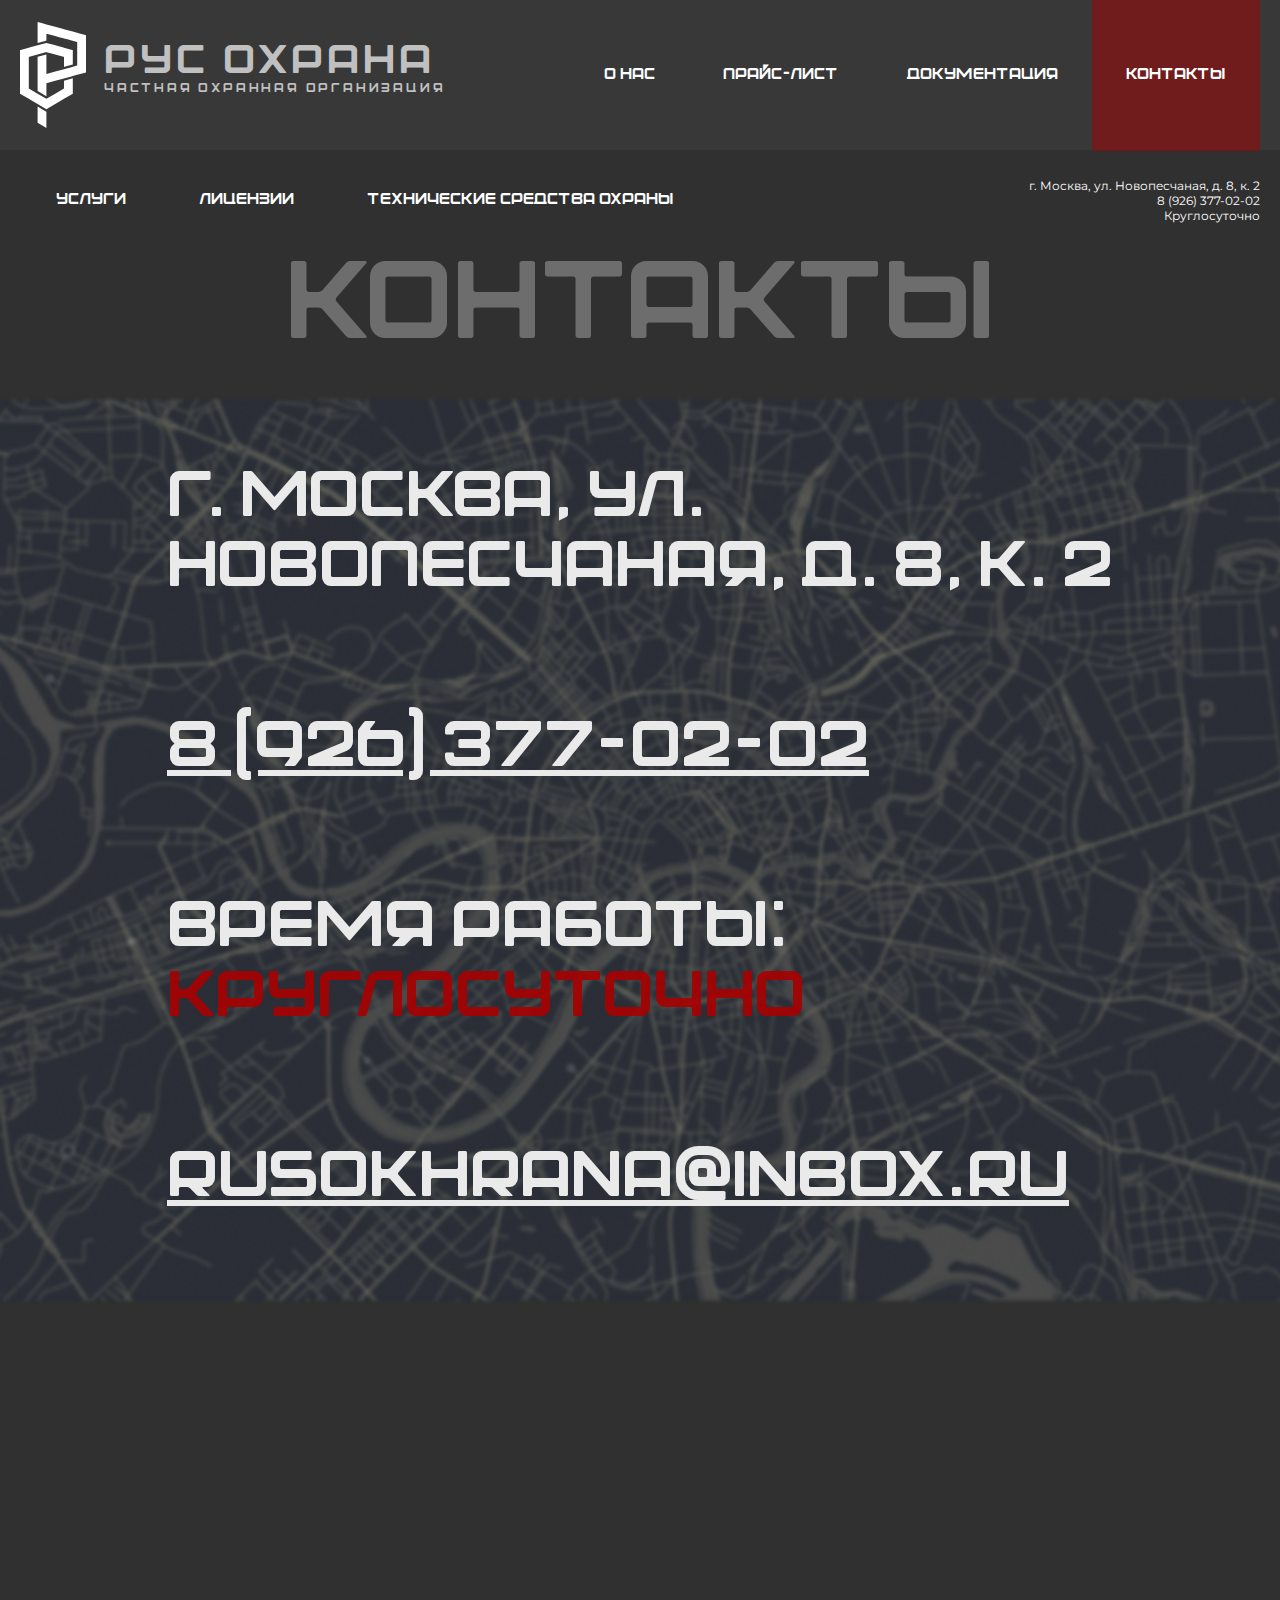
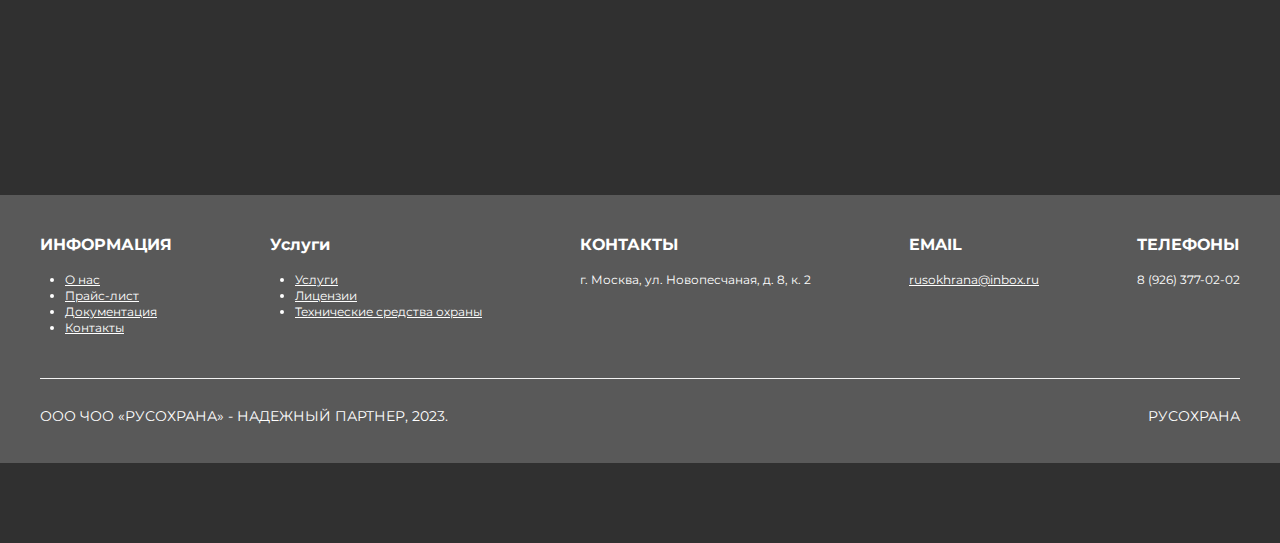
<file: contacts.html>
<!DOCTYPE html>
<html lang="ru">
  <head>
    <meta charset="UTF-8" />
    <meta name="viewport" content="width=device-width, initial-scale=1.0" />
    <title>Контакты</title>
    <link rel="stylesheet" href="./css/style.css" />
  </head>
  <body>
    <!-- меню бургер -->
    <nav>
      <div class="nav anim__items">
        <div class="container">
          <div class="nav__row">
            <div class="nav__header">
              <div class="nav__logo header__logo">
                <a href="./">
                  <img src="./assets/header__logo.svg" alt="" />
                </a>
              </div>
              <div class="nav__title">меню</div>
            </div>
            <div class="nav__menu">
              <ul class="nav__list">
                <li class="nav__items">
                  <a href="./about.html" class="nav__link">о нас</a>
                </li>
                <li class="nav__items">
                  <a href="./price-list.html" class="nav__link">ПРАЙС-ЛИСТ</a>
                </li>
                <li class="nav__items">
                  <a href="./services.html" class="nav__link">услуги</a>
                </li>
                <li class="nav__items">
                  <a href="./team.html" class="nav__link">команда</a>
                </li>
                <li class="nav__items">
                  <a
                    href="./technical-means-of-protection.html"
                    class="nav__link"
                    >технические средства охраны
                  </a>
                </li>
                <li class="nav__items">
                  <a href="./documents-and-licenses.html" class="nav__link"
                    >ДОКУМЕНТАЦИЯ И ЛИЦЕНЗИИ</a
                  >
                </li>
                <li class="nav__items">
                  <a href="./contacts.html" class="nav__link">КОНТАКТЫ</a>
                </li>
              </ul>
            </div>
            <div class="nav__footer">
              г. Москва, <br />ул. Новопесчаная, д. 8, к. 2 <br />
              8 (926) 377-02-02 <br />
              Круглосуточно
            </div>
          </div>
        </div>
      </div>
    </nav>
    <!-- меню бургер -->
    <div class="wrapper">
      <header>
        <div class="header">
          <div class="header__top">
            <div class="container">
              <div class="header__row">
                <div class="header__logo">
                  <a href="./">
                    <img src="./assets/header__logo.svg" alt="" />
                  </a>
                </div>
                <h1 class="header__title">
                  <span class="em-28">рус охрана</span><br />частная охранная
                  организация
                </h1>
                <ul class="header__list">
                  <li class="header__items">
                    <a href="./about.html" class="header__link">О НАС</a>
                  </li>
                  <li class="header__items">
                    <a href="./price-list.html" class="header__link"
                      >ПРАЙС-ЛИСТ</a
                    >
                  </li>
                  <li class="header__items">
                    <a href="./documents-and-licenses.html" class="header__link"
                      >ДОКУМЕНТАЦИЯ</a
                    >
                  </li>
                  <li class="header__items">
                    <a href="./contacts.html" class="header__link active"
                      >КОНТАКТЫ</a
                    >
                  </li>
                </ul>
                <div class="header__burger-menu">
                  <div class="header__item"></div>
                  <div class="header__item"></div>
                  <div class="header__item"></div>
                </div>
              </div>
            </div>
          </div>
          <div class="header__bottom">
            <div class="container">
              <div class="header__subrow">
                <ul class="header__list">
                  <li class="header__items">
                    <a href="./services.html" class="header__link">услуги</a>
                  </li>
                  <li class="header__items">
                    <a href="./licenses.html" class="header__link">лицензии</a>
                  </li>
                  <li class="header__items">
                    <a
                      href="./technical-means-of-protection.html"
                      class="header__link"
                      >технические средства охраны
                    </a>
                  </li>
                </ul>
                <div class="header__text">
                  г. Москва, ул. Новопесчаная, д. 8, к. 2 <br />8 (926)
                  377-02-02
                  <br />
                  Круглосуточно
                </div>
              </div>
            </div>
          </div>
        </div>
      </header>
      <main>
        <div class="contacts">
          <h2 class="contacts__title title-110 title">контакты</h2>
          <div class="contacts__info-block">
            <div class="contacts__block-text">
              <div class="contacts__text">
                г. Москва, ул. <br />
                Новопесчаная, д. 8, к. 2
              </div>
              <div class="contacts__text">
                <a href="tel:+79263770202" style="color: inherit;"> 8 (926) 377-02-02</a>
              </div>
              <div class="contacts__text">
                Время работы: <br />
                <span class="red">круглосуточно</span>
              </div>
              <div class="contacts__text"><a href="mailto:rusokhrana@inbox.ru" style="color: inherit;"> rusokhrana@inbox.ru</a></div>
            </div>
          </div>
        </div>
      </main>
      <div class="yandex__card" style="padding-bottom: 47px">
        <script
          type="text/javascript"
          charset="utf-8"
          async
          src="https://api-maps.yandex.ru/services/constructor/1.0/js/?um=constructor%3A6f80b0a32fb39cae95724137c5975d9d990bd566ec0c3ff8d3ea5f60c1d51d51&amp;width=100%&amp;height=100%&amp;lang=ru_RU&amp;scroll=true"
        ></script>
      </div>
      <footer>
        <div class="footer">
          <div class="container">
            <nav class="footer__nav">
              <div class="footer__row">
                <div class="footer__block">
                  <div class="footer__title">ИНФОРМАЦИЯ</div>
                  <div class="footer__info">
                    <ul class="footer__list">
                      <li class="footer__items">
                        <a href="./about.html" class="footer__link">О нас</a>
                      </li>
                      <li class="footer__items">
                        <a href="./price-list.html" class="footer__link"
                          >Прайс-лист</a
                        >
                      </li>
                      <li class="footer__items">
                        <a
                          href="./documents-and-licenses.html"
                          class="footer__link"
                          >Документация</a
                        >
                      </li>
                      <li class="footer__items">
                        <a href="./contacts.html" class="footer__link"
                          >Контакты</a
                        >
                      </li>
                    </ul>
                  </div>
                </div>
                <div class="footer__block">
                  <div class="footer__title">Услуги</div>
                  <div class="footer__info">
                    <ul class="footer__list">
                      <li class="footer__items">
                        <a href="./services.html" class="footer__link"
                          >Услуги</a
                        >
                      </li>
                      <li class="footer__items">
                        <a href="./licenses.html" class="footer__link"
                          >Лицензии</a
                        >
                      </li>
                      <li class="footer__items">
                        <a
                          href="./technical-means-of-protection.html"
                          class="footer__link"
                          >Технические средства охраны</a
                        >
                      </li>
                    </ul>
                  </div>
                </div>
                <div class="footer__block">
                  <div class="footer__title">КОНТАКТЫ</div>
                  <div class="footer__info">
                    г. Москва, ул. Новопесчаная, д. 8, к. 2
                  </div>
                </div>
                <div class="footer__block">
                  <div class="footer__title">EMAIL</div>
                  <div class="footer__info" style="text-decoration: underline">
                    rusokhrana@inbox.ru
                  </div>
                </div>
                <div class="footer__block">
                  <div class="footer__title">ТЕЛЕФОНЫ</div>
                  <div class="footer__info">8 (926) 377-02-02</div>
                </div>
              </div>
              <div class="footer__subrow">
                <div class="footer__subrow-text">
                  ООО ЧОО «РУСОХРАНА» - НАДЕЖНЫЙ ПАРТНЕР, 2023.
                </div>
                <div class="footer__subrow-text">РУСОХРАНА</div>
              </div>
            </nav>
          </div>
        </div>
      </footer>
    </div>
    <script src="./js/script.js"></script>
  </body>
</html>
</file>
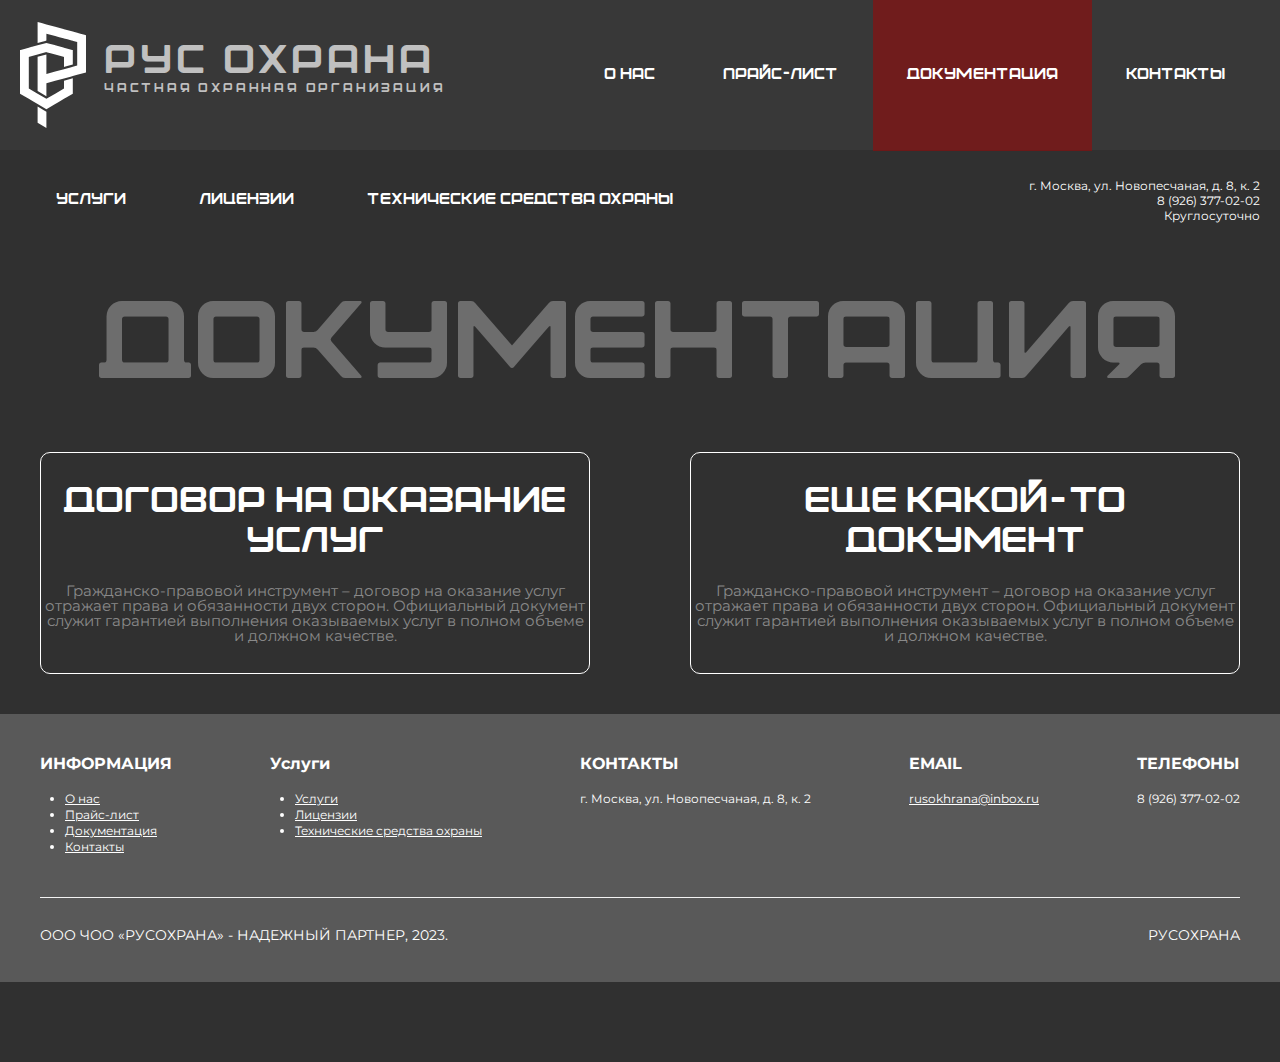
<file: documents-and-licenses.html>
<!DOCTYPE html>
<html lang="ru">
  <head>
    <meta charset="UTF-8" />
    <meta name="viewport" content="width=device-width, initial-scale=1.0" />
    <title>Документация и лицензии</title>
    <link rel="stylesheet" href="./css/style.css" />
  </head>
  <body>
    <!-- меню бургер -->
    <nav>
      <div class="nav anim__items">
        <div class="container">
          <div class="nav__row">
            <div class="nav__header">
              <div class="nav__logo header__logo">
                <a href="./">
                  <img src="./assets/header__logo.svg" alt="" />
                </a>
              </div>
              <div class="nav__title">меню</div>
            </div>
            <div class="nav__menu">
              <ul class="nav__list">
                <li class="nav__items">
                  <a href="./about.html" class="nav__link">о нас</a>
                </li>
                <li class="nav__items">
                  <a href="./price-list.html" class="nav__link">ПРАЙС-ЛИСТ</a>
                </li>
                <li class="nav__items">
                  <a href="./services.html" class="nav__link">услуги</a>
                </li>
                <li class="nav__items">
                  <a href="./team.html" class="nav__link">команда</a>
                </li>
                <li class="nav__items">
                  <a
                    href="./technical-means-of-protection.html"
                    class="nav__link"
                    >технические средства охраны
                  </a>
                </li>
                <li class="nav__items">
                  <a href="./documents-and-licenses.html" class="nav__link"
                    >ДОКУМЕНТАЦИЯ И ЛИЦЕНЗИИ</a
                  >
                </li>
                <li class="nav__items">
                  <a href="./contacts.html" class="nav__link">КОНТАКТЫ</a>
                </li>
              </ul>
            </div>
            <div class="nav__footer">
              г. Москва, <br />ул. Новопесчаная, д. 8, к. 2 <br />
              8 (926) 377-02-02 <br />
              Круглосуточно
            </div>
          </div>
        </div>
      </div>
    </nav>
    <!-- меню бургер -->
    <div class="wrapper" style="min-height: 0%;">
      <header>
        <div class="header">
          <div class="header__top">
            <div class="container">
              <div class="header__row">
                <div class="header__logo">
                  <a href="./">
                    <img src="./assets/header__logo.svg" alt="" />
                  </a>
                </div>
                <h1 class="header__title">
                  <span class="em-28">рус охрана</span><br />частная охранная
                  организация
                </h1>
                <ul class="header__list">
                  <li class="header__items">
                    <a href="./about.html" class="header__link">О НАС</a>
                  </li>
                  <li class="header__items">
                    <a href="./price-list.html" class="header__link"
                      >ПРАЙС-ЛИСТ</a
                    >
                  </li>
                  <li class="header__items">
                    <a
                      href="./documents-and-licenses.html"
                      class="header__link active"
                      >Документация</a
                    >
                  </li>
                  <li class="header__items">
                    <a href="./contacts.html" class="header__link">КОНТАКТЫ</a>
                  </li>
                </ul>
                <div class="header__burger-menu">
                  <div class="header__item"></div>
                  <div class="header__item"></div>
                  <div class="header__item"></div>
                </div>
              </div>
            </div>
          </div>
          <div class="header__bottom">
            <div class="container">
              <div class="header__subrow">
                <ul class="header__list">
                  <li class="header__items">
                    <a href="./services.html" class="header__link">услуги</a>
                  </li>
                  <li class="header__items">
                    <a href="./licenses.html" class="header__link">лицензии</a>
                  </li>
                  <li class="header__items">
                    <a
                      href="./technical-means-of-protection.html"
                      class="header__link"
                      >технические средства охраны
                    </a>
                  </li>
                </ul>
                <div class="header__text">
                  г. Москва, ул. Новопесчаная, д. 8, к. 2 <br />8 (926)
                  377-02-02
                  <br />
                  Круглосуточно
                </div>
              </div>
            </div>
          </div>
        </div>
      </header>
      <main class="licenses">
        <h2 class="licenses__title title title-110">лицензии</h2>
        <p class="licenses__subtitle">
          Лицензия на осуществление частной охранной деятельности № 10245 от 16
          февраля 2015 года
        </p>
        <div class="licenses__block">
          <img
            class="licenses__img modal__items modal__items-one"
            src="./assets/licenses-img.png"
            alt="Лицензия"
          />
          <img
            class="licenses__img modal__items modal__items-two"
            src="./assets/certificate-img.png"
            alt="Свидетельство"
          />
        </div>
        <h2 class="licenses__title">Документация</h2>
        <h2 class="licenses__label title-110 title">Документация</h2>
        <ul class="licenses__list-cert">
          <li class="licenses__cert-item">
            <h3 class="licenses__cert-title">договор на оказание услуг</h3>
            <p class="licenses__cert-text">
              Гражданско-правовой инструмент – договор на оказание услуг
              отражает права и обязанности двух сторон. Официальный документ
              служит гарантией выполнения оказываемых услуг в полном объеме и
              должном качестве.
            </p>
          </li>
          <li class="licenses__cert-item">
            <h3 class="licenses__cert-title">ЕЩЕ КАКОЙ-ТО ДОКУМЕНТ</h3>
            <p class="licenses__cert-text">
              Гражданско-правовой инструмент – договор на оказание услуг
              отражает права и обязанности двух сторон. Официальный документ
              служит гарантией выполнения оказываемых услуг в полном объеме и
              должном качестве.
            </p>
          </li>
        </ul>
      </main>
    </div>
    <footer>
      <div class="footer">
        <div class="container">
          <nav class="footer__nav">
            <div class="footer__row">
              <div class="footer__block">
                <div class="footer__title">ИНФОРМАЦИЯ</div>
                <div class="footer__info">
                  <ul class="footer__list">
                    <li class="footer__items">
                      <a href="./about.html" class="footer__link">О нас</a>
                    </li>
                    <li class="footer__items">
                      <a href="./price-list.html" class="footer__link"
                        >Прайс-лист</a
                      >
                    </li>
                    <li class="footer__items">
                      <a
                        href="./documents-and-licenses.html"
                        class="footer__link"
                        >Документация</a
                      >
                    </li>
                    <li class="footer__items">
                      <a href="./contacts.html" class="footer__link"
                        >Контакты</a
                      >
                    </li>
                  </ul>
                </div>
              </div>
              <div class="footer__block">
                <div class="footer__title">Услуги</div>
                <div class="footer__info">
                  <ul class="footer__list">
                    <li class="footer__items">
                      <a href="./services.html" class="footer__link">Услуги</a>
                    </li>
                    <li class="footer__items">
                      <a href="./licenses.html" class="footer__link">Лицензии</a>
                    </li>
                    <li class="footer__items">
                      <a
                        href="./technical-means-of-protection.html"
                        class="footer__link"
                        >Технические средства охраны</a
                      >
                    </li>
                  </ul>
                </div>
              </div>
              <div class="footer__block">
                <div class="footer__title">КОНТАКТЫ</div>
                <div class="footer__info">
                  г. Москва, ул. Новопесчаная, д. 8, к. 2
                </div>
              </div>
              <div class="footer__block">
                <div class="footer__title">EMAIL</div>
                <div class="footer__info" style="text-decoration: underline">
                  rusokhrana@inbox.ru
                </div>
              </div>
              <div class="footer__block">
                <div class="footer__title">ТЕЛЕФОНЫ</div>
                <div class="footer__info">8 (926) 377-02-02</div>
              </div>
            </div>
            <div class="footer__subrow">
              <div class="footer__subrow-text">
                ООО ЧОО «РУСОХРАНА» - НАДЕЖНЫЙ ПАРТНЕР, 2023.
              </div>
              <div class="footer__subrow-text">РУСОХРАНА</div>
            </div>
          </nav>
        </div>
      </div>
    </footer>
    <script src="./js/script.js"></script>
  </body>
</html>
</file>
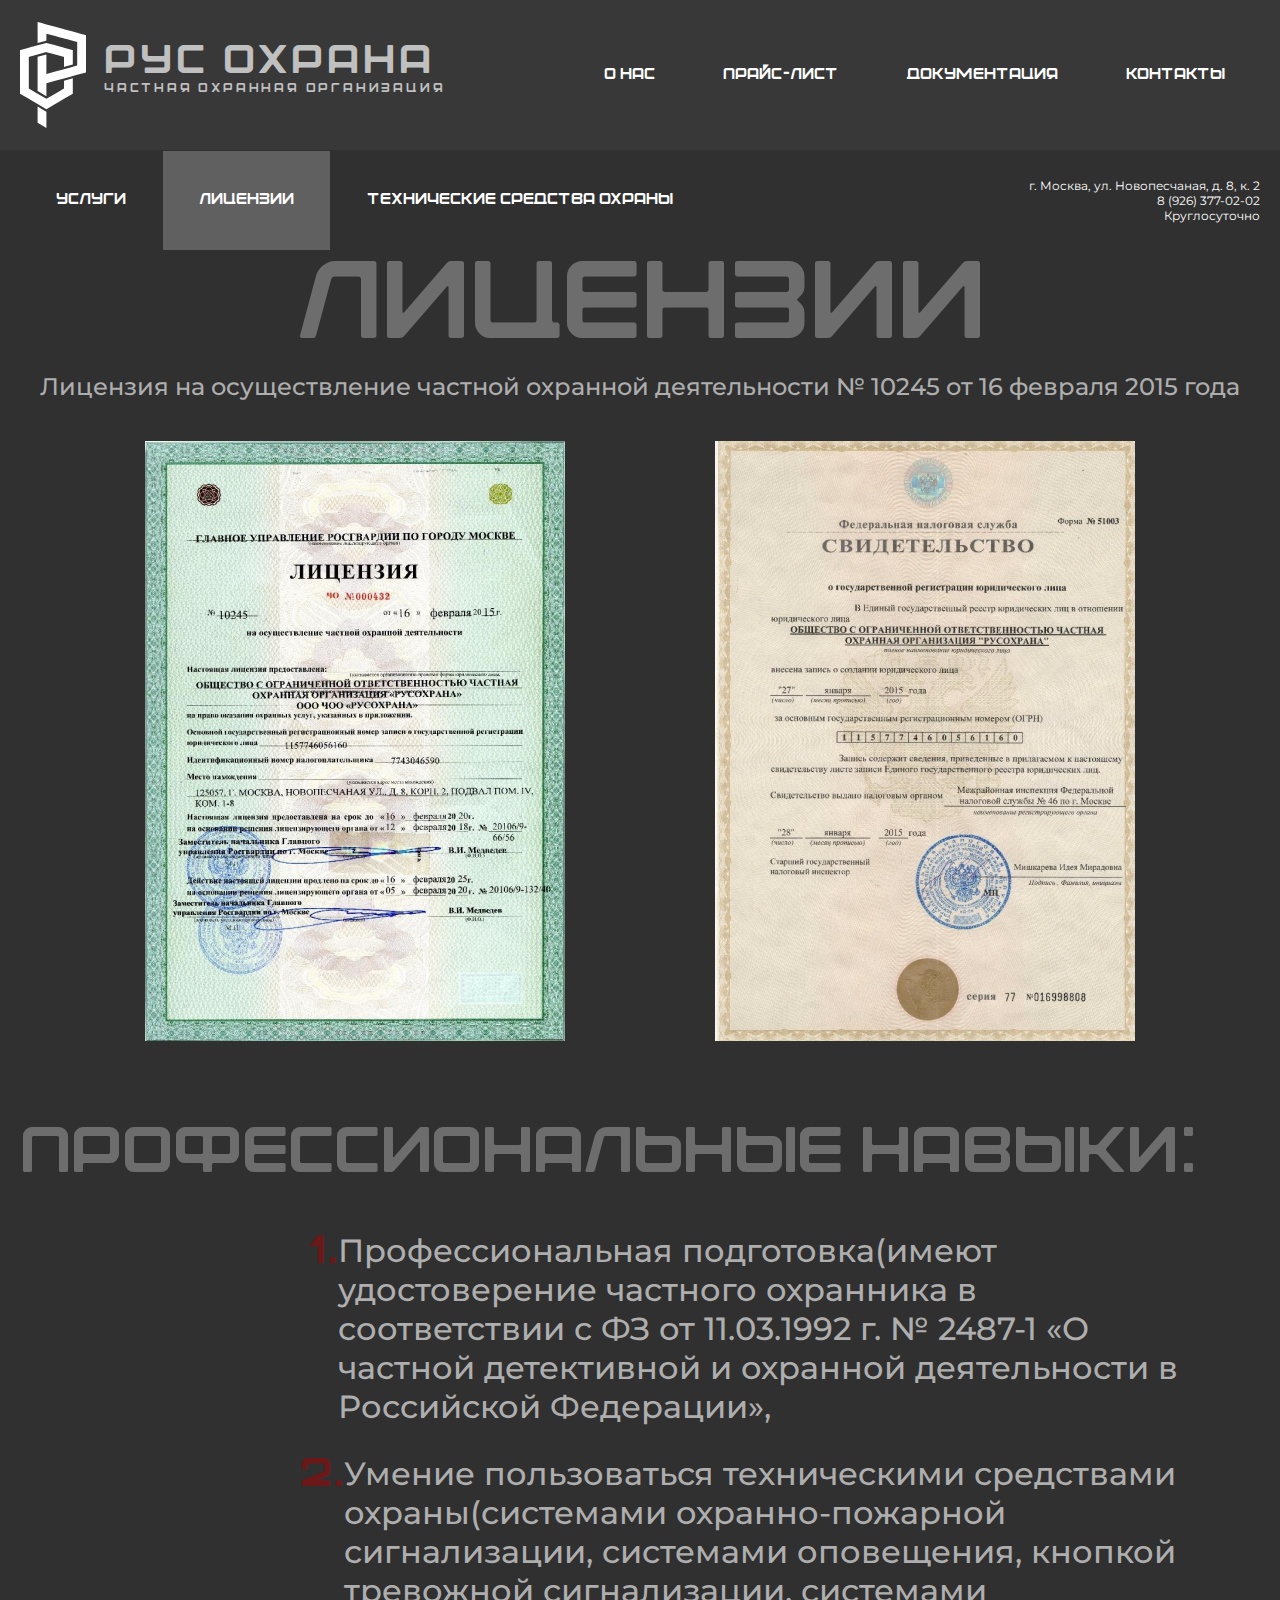
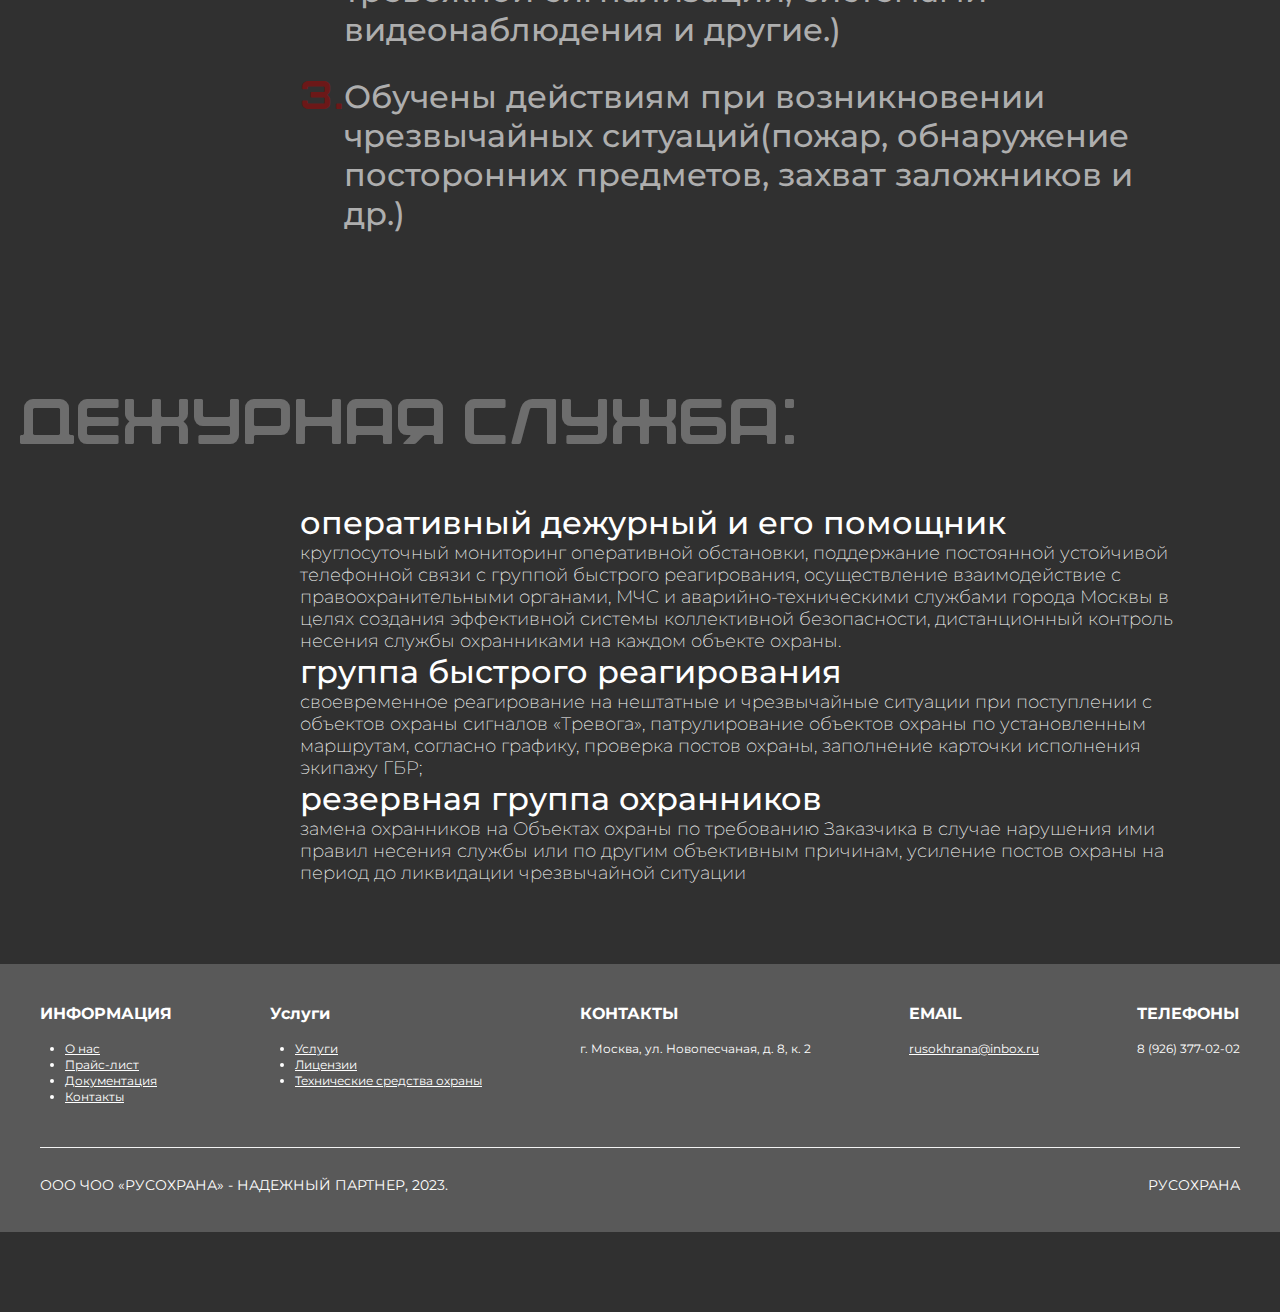
<file: licenses.html>
<!DOCTYPE html>
<html lang="ru">
  <head>
    <meta charset="UTF-8" />
    <meta name="viewport" content="width=device-width, initial-scale=1.0" />
    <title>Рус Охрана</title>
    <link rel="stylesheet" href="./css/style.css" />
  </head>
  <body>
    <!-- меню бургер -->
    <nav>
      <div class="nav anim__items">
        <div class="container">
          <div class="nav__row">
            <div class="nav__header">
              <div class="nav__logo header__logo">
                <a href="./">
                  <img src="./assets/header__logo.svg" alt="" />
                </a>
              </div>
              <div class="nav__title">меню</div>
            </div>
            <div class="nav__menu">
              <ul class="nav__list">
                <li class="nav__items">
                  <a href="./about.html" class="nav__link">о нас</a>
                </li>
                <li class="nav__items">
                  <a href="./price-list.html" class="nav__link">ПРАЙС-ЛИСТ</a>
                </li>
                <li class="nav__items">
                  <a href="./services.html" class="nav__link">услуги</a>
                </li>
                <li class="nav__items">
                  <a href="./team.html" class="nav__link">команда</a>
                </li>
                <li class="nav__items">
                  <a
                    href="./technical-means-of-protection.html"
                    class="nav__link"
                    >технические средства охраны
                  </a>
                </li>
                <li class="nav__items">
                  <a href="./documents-and-licenses.html" class="nav__link"
                    >ДОКУМЕНТАЦИЯ И ЛИЦЕНЗИИ</a
                  >
                </li>
                <li class="nav__items">
                  <a href="./contacts.html" class="nav__link">КОНТАКТЫ</a>
                </li>
              </ul>
            </div>
            <div class="nav__footer">
              г. Москва, <br />ул. Новопесчаная, д. 8, к. 2 <br />
              8 (926) 377-02-02 <br />
              Круглосуточно
            </div>
          </div>
        </div>
      </div>
    </nav>
    <!-- меню бургер -->
    <div
      class="wrapper"
      style="background-image: url('./assets/mainPage-back.png')"
    >
      <header>
        <div class="header">
          <div class="header__top">
            <div class="container">
              <div class="header__row">
                <div class="header__logo">
                  <a href="./">
                    <img src="./assets/header__logo.svg" alt="" />
                  </a>
                </div>
                <h1 class="header__title">
                  <span class="em-28">рус охрана</span><br />частная охранная
                  организация
                </h1>
                <ul class="header__list">
                  <li class="header__items">
                    <a href="./about.html" class="header__link">О НАС</a>
                  </li>
                  <li class="header__items">
                    <a href="./price-list.html" class="header__link"
                      >ПРАЙС-ЛИСТ</a
                    >
                  </li>
                  <li class="header__items">
                    <a href="./documents-and-licenses.html" class="header__link"
                      >Документация</a
                    >
                  </li>
                  <li class="header__items">
                    <a href="./contacts.html" class="header__link">КОНТАКТЫ</a>
                  </li>
                </ul>
                <div class="header__burger-menu">
                  <div class="header__item"></div>
                  <div class="header__item"></div>
                  <div class="header__item"></div>
                </div>
              </div>
            </div>
          </div>
          <div class="header__bottom">
            <div class="container">
              <div class="header__subrow">
                <ul class="header__list">
                  <li class="header__items">
                    <a href="./services.html" class="header__link">услуги</a>
                  </li>
                  <li class="header__items">
                    <a href="./licenses.html" class="header__link active"
                      >лицензии</a
                    >
                  </li>
                  <li class="header__items">
                    <a
                      href="./technical-means-of-protection.html"
                      class="header__link"
                      >технические средства охраны
                    </a>
                  </li>
                </ul>
                <div class="header__text">
                  г. Москва, ул. Новопесчаная, д. 8, к. 2 <br />8 (926)
                  377-02-02
                  <br />
                  Круглосуточно
                </div>
              </div>
            </div>
          </div>
        </div>
      </header>
      <main>
        <div class="container">
          <div class="permit">
            <h1 class="permit__title title-110 title">лицензии</h1>
            <div class="permit__label">
              Лицензия на осуществление частной охранной деятельности № 10245 от
              16 февраля 2015 года
            </div>
            <div class="permit__row">
              <div class="permit__items-img">
                <img src="./assets/image 11.png" alt="" />
              </div>
              <div class="permit__items-img">
                <img src="./assets/image 12.png" alt="" />
              </div>
            </div>
            <div class="permit__subtitle title-64">
              ПРОФЕССИОНАЛЬНЫЕ НАВЫКИ:
            </div>
            <ul class="permit__list">
              <li class="permit__items">
                <span>1.</span>
                <p>
                  Профессиональная подготовка(имеют удостоверение частного
                  охранника в соответствии с ФЗ от 11.03.1992 г. № 2487-1 «О
                  частной детективной и охранной деятельности в Российской
                  Федерации»,
                </p>
              </li>
              <li class="permit__items">
                <span>2.</span>
                <p>
                  Умение пользоваться техническими средствами охраны(системами
                  охранно-пожарной сигнализации, системами оповещения, кнопкой
                  тревожной сигнализации, системами видеонаблюдения и другие.)
                </p>
              </li>

              <li class="permit__items">
                <span>3.</span>
                <p>
                  Обучены действиям при возникновении чрезвычайных
                  ситуаций(пожар, обнаружение посторонних предметов, захват
                  заложников и др.)
                </p>
              </li>
            </ul>
            <div class="permit__subtitle title-64">дежурная служба:</div>
            <div class="permit__info">
              <div>
                <h3>оперативный дежурный и его помощник</h3>
                круглосуточный мониторинг оперативной обстановки, поддержание
                постоянной устойчивой телефонной связи с группой быстрого
                реагирования, осуществление взаимодействие с правоохранительными
                органами, МЧС и аварийно-техническими службами города Москвы в
                целях создания эффективной системы коллективной безопасности,
                дистанционный контроль несения службы охранниками на каждом
                объекте охраны.
              </div>
              <div>
                <h3>группа быстрого реагирования</h3>
                своевременное реагирование на нештатные и чрезвычайные ситуации
                при поступлении с объектов охраны сигналов «Тревога»,
                патрулирование объектов охраны по установленным маршрутам,
                согласно графику, проверка постов охраны, заполнение карточки
                исполнения экипажу ГБР;
              </div>
              <div>
                <h3>резервная группа охранников</h3>
                замена охранников на Объектах охраны по требованию Заказчика в
                случае нарушения ими правил несения службы или по другим
                объективным причинам, усиление постов охраны на период до
                ликвидации чрезвычайной ситуации
              </div>
            </div>
          </div>
        </div>
      </main>
      <footer>
        <div class="footer">
          <div class="container">
            <nav class="footer__nav">
              <div class="footer__row">
                <div class="footer__block">
                  <div class="footer__title">ИНФОРМАЦИЯ</div>
                  <div class="footer__info">
                    <ul class="footer__list">
                      <li class="footer__items">
                        <a href="./about.html" class="footer__link">О нас</a>
                      </li>
                      <li class="footer__items">
                        <a href="./price-list.html" class="footer__link"
                          >Прайс-лист</a
                        >
                      </li>
                      <li class="footer__items">
                        <a
                          href="./documents-and-licenses.html"
                          class="footer__link"
                          >Документация</a
                        >
                      </li>
                      <li class="footer__items">
                        <a href="./contacts.html" class="footer__link"
                          >Контакты</a
                        >
                      </li>
                    </ul>
                  </div>
                </div>
                <div class="footer__block">
                  <div class="footer__title">Услуги</div>
                  <div class="footer__info">
                    <ul class="footer__list">
                      <li class="footer__items">
                        <a href="./services.html" class="footer__link"
                          >Услуги</a
                        >
                      </li>
                      <li class="footer__items">
                        <a href="./licenses.html" class="footer__link"
                          >Лицензии</a
                        >
                      </li>
                      <li class="footer__items">
                        <a
                          href="./technical-means-of-protection.html"
                          class="footer__link"
                          >Технические средства охраны</a
                        >
                      </li>
                    </ul>
                  </div>
                </div>
                <div class="footer__block">
                  <div class="footer__title">КОНТАКТЫ</div>
                  <div class="footer__info">
                    г. Москва, ул. Новопесчаная, д. 8, к. 2
                  </div>
                </div>
                <div class="footer__block">
                  <div class="footer__title">EMAIL</div>
                  <div class="footer__info" style="text-decoration: underline">
                    rusokhrana@inbox.ru
                  </div>
                </div>
                <div class="footer__block">
                  <div class="footer__title">ТЕЛЕФОНЫ</div>
                  <div class="footer__info">8 (926) 377-02-02</div>
                </div>
              </div>
              <div class="footer__subrow">
                <div class="footer__subrow-text">
                  ООО ЧОО «РУСОХРАНА» - НАДЕЖНЫЙ ПАРТНЕР, 2023.
                </div>
                <div class="footer__subrow-text">РУСОХРАНА</div>
              </div>
            </nav>
          </div>
        </div>
      </footer>
    </div>
    <script src="./js/script.js"></script>
    <script src="./js/num.js"></script>
  </body>
</html>
</file>
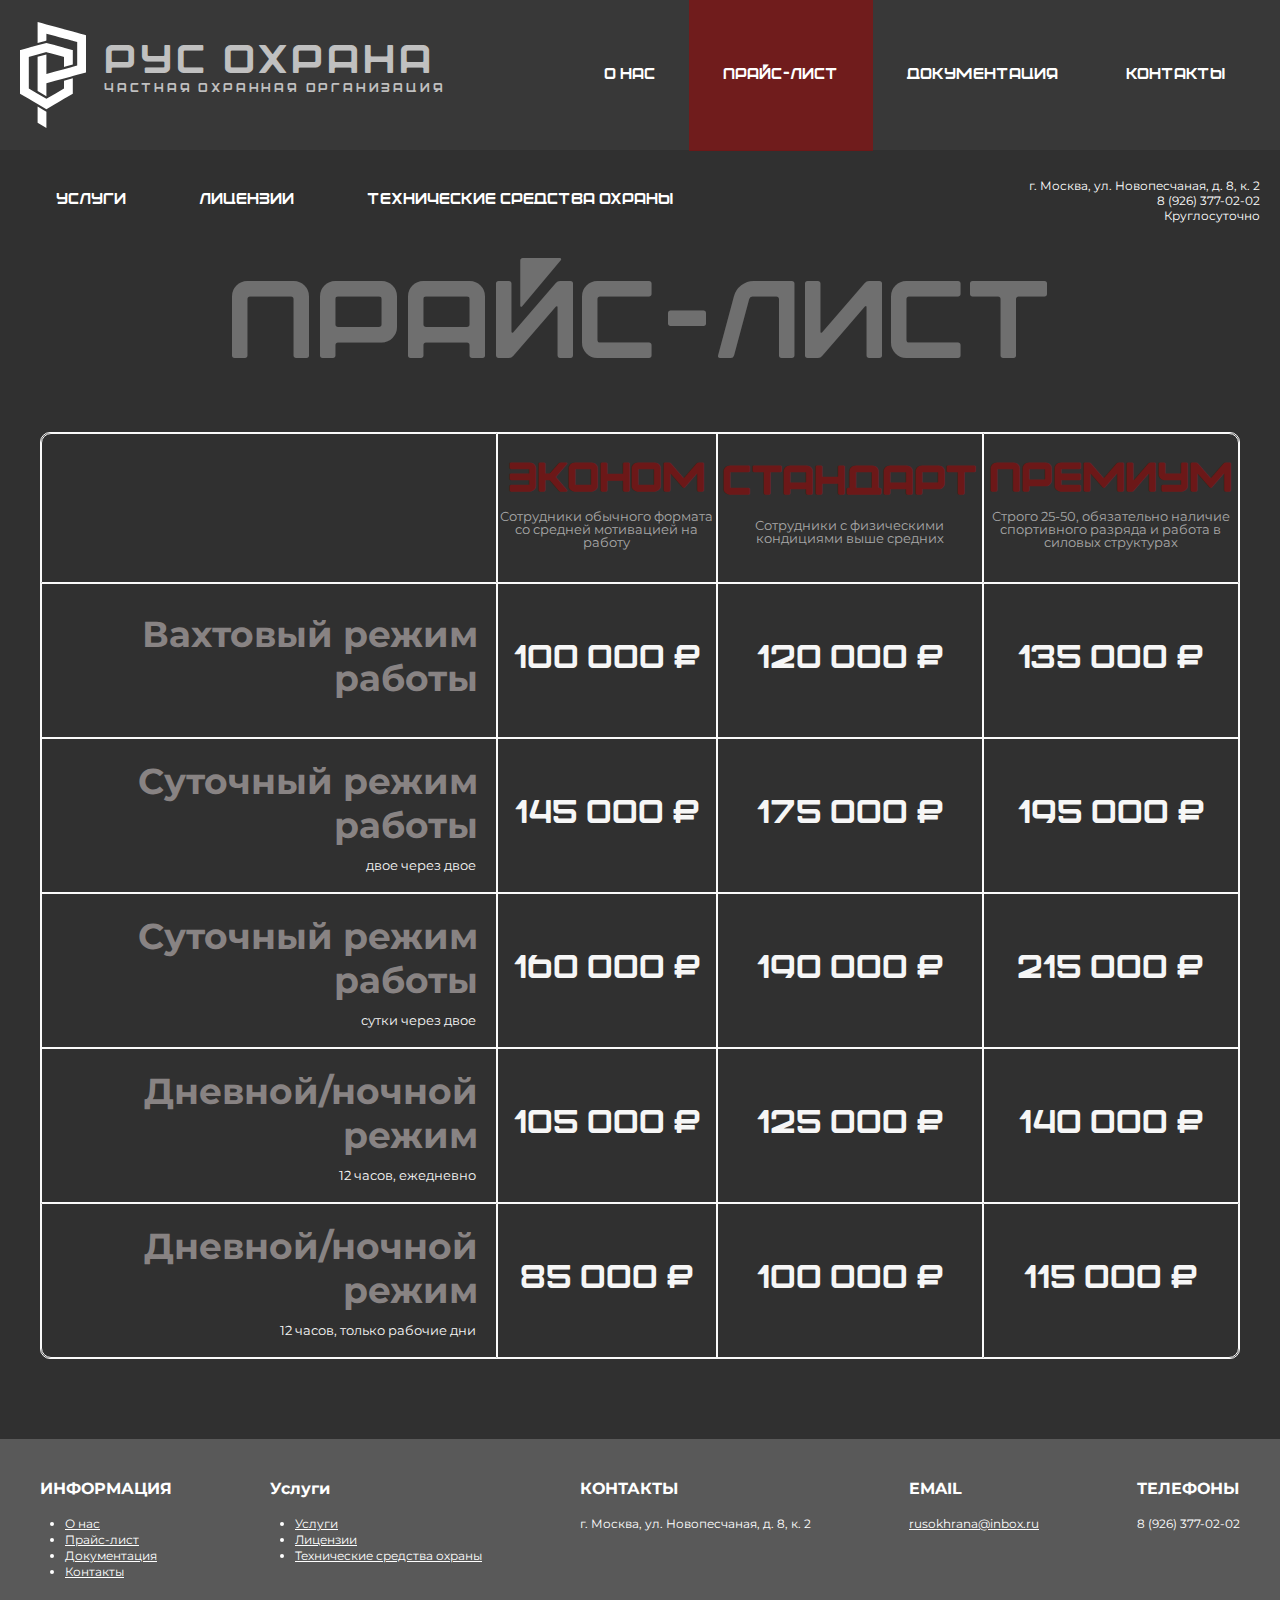
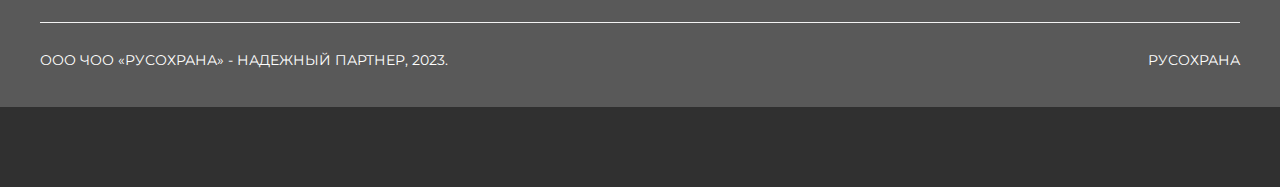
<file: price-list.html>
<!DOCTYPE html>
<html lang="ru">
  <head>
    <meta charset="UTF-8" />
    <meta name="viewport" content="width=device-width, initial-scale=1.0" />
    <title>Прайс-Лист</title>
    <link rel="stylesheet" href="./css/style.css" />
  </head>
  <body>
    <!-- меню бургер -->
    <nav class="nav anim__items">
      <div class="container">
        <div class="nav__row">
          <div class="nav__header">
            <div class="nav__logo header__logo">
              <a href="./">
                <img src="./assets/header__logo.svg" alt="" />
              </a>
            </div>
            <div class="nav__title">меню</div>
          </div>
          <div class="nav__menu">
            <ul class="nav__list">
              <li class="nav__items">
                <a href="./about.html" class="nav__link">о нас</a>
              </li>
              <li class="nav__items">
                <a href="./price-list.html" class="nav__link">ПРАЙС-ЛИСТ</a>
              </li>
              <li class="nav__items">
                <a href="./services.html" class="nav__link">услуги</a>
              </li>
              <li class="nav__items">
                <a href="./team.html" class="nav__link">команда</a>
              </li>
              <li class="nav__items">
                <a href="./technical-means-of-protection.html" class="nav__link"
                  >технические средства охраны
                </a>
              </li>
              <li class="nav__items">
                <a href="./documents-and-licenses.html" class="nav__link"
                  >ДОКУМЕНТАЦИЯ И ЛИЦЕНЗИИ</a
                >
              </li>
              <li class="nav__items">
                <a href="./contacts.html" class="nav__link">КОНТАКТЫ</a>
              </li>
            </ul>
          </div>
          <div class="nav__footer">
            г. Москва, <br />ул. Новопесчаная, д. 8, к. 2 <br />
            8 (926) 377-02-02 <br />
            Круглосуточно
          </div>
        </div>
      </div>
    </nav>
    <!-- меню бургер -->
    <div class="wrapper">
      <header>
        <div class="header">
          <div class="header__top">
            <div class="container">
              <div class="header__row">
                <div class="header__logo">
                  <a href="./">
                    <img src="./assets/header__logo.svg" alt="" />
                  </a>
                </div>
                <h1 class="header__title">
                  <span class="em-28">рус охрана</span><br />частная охранная
                  организация
                </h1>
                <ul class="header__list">
                  <li class="header__items">
                    <a href="./about.html" class="header__link">О НАС</a>
                  </li>
                  <li class="header__items">
                    <a href="./price-list.html" class="header__link active"
                      >ПРАЙС-ЛИСТ</a
                    >
                  </li>
                  <li class="header__items">
                    <a href="./documents-and-licenses.html" class="header__link"
                      >Документация</a
                    >
                  </li>
                  <li class="header__items">
                    <a href="./contacts.html" class="header__link">КОНТАКТЫ</a>
                  </li>
                </ul>
                <div class="header__burger-menu">
                  <div class="header__item"></div>
                  <div class="header__item"></div>
                  <div class="header__item"></div>
                </div>
              </div>
            </div>
          </div>
          <div class="header__bottom">
            <div class="container">
              <div class="header__subrow">
                <ul class="header__list">
                  <li class="header__items">
                    <a href="./services.html" class="header__link">услуги</a>
                  </li>
                  <li class="header__items">
                    <a href="#" class="header__link">лицензии</a>
                  </li>
                  <li class="header__items">
                    <a
                      href="./technical-means-of-protection.html"
                      class="header__link"
                      >технические средства охраны
                    </a>
                  </li>
                </ul>
                <div class="header__text">
                  г. Москва, ул. Новопесчаная, д. 8, к. 2 <br />8 (926)
                  377-02-02
                  <br />
                  Круглосуточно
                </div>
              </div>
            </div>
          </div>
        </div>
      </header>
      <main>
        <div class="container">
          <div class="price-list">
            <div class="price-list__cp">
              <div class="price-list__title title-110 title">прайс-лист</div>
            </div>
            <table class="price-list__table" cellspacing="0">
              <thead>
                <tr>
                  <th></th>
                  <th>
                    <div>
                      <h3 class="price-list__table-title">Эконом</h3>
                      <p class="price-list__table-text">
                        Сотрудники обычного формата со средней мотивацией на
                        работу
                      </p>
                    </div>
                  </th>
                  <th>
                    <div>
                      <h3 class="price-list__table-title">стандарт</h3>
                      <p class="price-list__table-text">
                        Сотрудники с физическими кондициями выше средних
                      </p>
                    </div>
                  </th>
                  <th>
                    <div>
                      <h3 class="price-list__table-title">премиум</h3>
                      <p class="price-list__table-text">
                        Строго 25-50, обязательно наличие спортивного разряда и
                        работа в силовых структурах
                      </p>
                    </div>
                  </th>
                </tr>
              </thead>
              <tbody>
                <tr>
                  <td>
                    <h3 class="price-list__table-subtitle">
                      Вахтовый режим работы
                    </h3>
                  </td>
                  <td>100 000 ₽</td>
                  <td>120 000 ₽</td>
                  <td>135 000 ₽</td>
                </tr>
                <tr>
                  <td>
                    <h3 class="price-list__table-subtitle">
                      Суточный режим работы
                    </h3>
                    <p class="price-list__table-label">двое через двое</p>
                  </td>
                  <td>145 000 ₽</td>
                  <td>175 000 ₽</td>
                  <td>195 000 ₽</td>
                </tr>
                <tr>
                  <td>
                    <h3 class="price-list__table-subtitle">
                      Суточный режим работы
                    </h3>
                    <p class="price-list__table-label">сутки через двое</p>
                  </td>
                  <td>160 000 ₽</td>
                  <td>190 000 ₽</td>
                  <td>215 000 ₽</td>
                </tr>
                <tr>
                  <td>
                    <h3 class="price-list__table-subtitle">
                      Дневной/ночной режим
                    </h3>
                    <p class="price-list__table-label">12 часов, ежедневно</p>
                  </td>
                  <td>105 000 ₽</td>
                  <td>125 000 ₽</td>
                  <td>140 000 ₽</td>
                </tr>
                <tr>
                  <td>
                    <h3 class="price-list__table-subtitle">
                      Дневной/ночной режим
                    </h3>
                    <p class="price-list__table-label">
                      12 часов, только рабочие дни
                    </p>
                  </td>
                  <td>85 000 ₽</td>
                  <td>100 000 ₽</td>
                  <td>115 000 ₽</td>
                </tr>
              </tbody>
            </table>
            <div class="price-list__mb">
              <div class="price-list__items">
                <div class="price-list__title">Эконом</div>
                <div class="price-list__subtitle">
                  Сотрудники обычного формата со средней мотивацией на работу
                </div>
                <div class="price-list__price">
                  <div class="price-list__price-items">
                    <div class="price-list__left">
                      <div class="price-list__text">Вахтовый режим работы</div>
                    </div>
                    <div class="price-list__right">100 000 ₽</div>
                  </div>
                  <div class="price-list__price-items">
                    <div class="price-list__left">
                      <div class="price-list__text">Суточный режим работы</div>
                      <div class="price-list__subtext">двое через двое</div>
                    </div>
                    <div class="price-list__right">145 000 ₽</div>
                  </div>
                  <div class="price-list__price-items">
                    <div class="price-list__left">
                      <div class="price-list__text">Суточный режим работы</div>
                      <div class="price-list__subtext">сутки через двое</div>
                    </div>
                    <div class="price-list__right">160 000 ₽</div>
                  </div>
                  <div class="price-list__price-items">
                    <div class="price-list__left">
                      <div class="price-list__text">Дневной/ночной режим</div>
                      <div class="price-list__subtext">12 часов, ежедневно</div>
                    </div>
                    <div class="price-list__right">105 000 ₽</div>
                  </div>
                  <div class="price-list__price-items">
                    <div class="price-list__left">
                      <div class="price-list__text">Дневной/ночной режим</div>
                      <div class="price-list__subtext">
                        12 часов, только рабочие дни
                      </div>
                    </div>
                    <div class="price-list__right">85 000 ₽</div>
                  </div>
                </div>
              </div>

              <div class="price-list__items">
                <div class="price-list__title">стандарт</div>
                <div class="price-list__subtitle">
                  Сотрудники с физическими кондициями выше средних
                </div>
                <div class="price-list__price">
                  <div class="price-list__price-items">
                    <div class="price-list__left">
                      <div class="price-list__text">Вахтовый режим работы</div>
                    </div>
                    <div class="price-list__right">120 000 ₽</div>
                  </div>
                  <div class="price-list__price-items">
                    <div class="price-list__left">
                      <div class="price-list__text">Суточный режим работы</div>
                      <div class="price-list__subtext">двое через двое</div>
                    </div>
                    <div class="price-list__right">175 000 ₽</div>
                  </div>
                  <div class="price-list__price-items">
                    <div class="price-list__left">
                      <div class="price-list__text">Суточный режим работы</div>
                      <div class="price-list__subtext">сутки через двое</div>
                    </div>
                    <div class="price-list__right">190 000 ₽</div>
                  </div>
                  <div class="price-list__price-items">
                    <div class="price-list__left">
                      <div class="price-list__text">Дневной/ночной режим</div>
                      <div class="price-list__subtext">12 часов, ежедневно</div>
                    </div>
                    <div class="price-list__right">125 000 ₽</div>
                  </div>
                  <div class="price-list__price-items">
                    <div class="price-list__left">
                      <div class="price-list__text">Дневной/ночной режим</div>
                      <div class="price-list__subtext">
                        12 часов, только рабочие дни
                      </div>
                    </div>
                    <div class="price-list__right">100 000 ₽</div>
                  </div>
                </div>
              </div>

              <div class="price-list__items">
                <div class="price-list__title">премиум</div>
                <div class="price-list__subtitle">
                  Строго 25-50, обязательно наличие спортивного разряда и работа
                  в силовых структурах
                </div>
                <div class="price-list__price">
                  <div class="price-list__price-items">
                    <div class="price-list__left">
                      <div class="price-list__text">Вахтовый режим работы</div>
                    </div>
                    <div class="price-list__right">135 000 ₽</div>
                  </div>
                  <div class="price-list__price-items">
                    <div class="price-list__left">
                      <div class="price-list__text">Суточный режим работы</div>
                      <div class="price-list__subtext">двое через двое</div>
                    </div>
                    <div class="price-list__right">195 000 ₽</div>
                  </div>
                  <div class="price-list__price-items">
                    <div class="price-list__left">
                      <div class="price-list__text">Суточный режим работы</div>
                      <div class="price-list__subtext">сутки через двое</div>
                    </div>
                    <div class="price-list__right">215 000 ₽</div>
                  </div>
                  <div class="price-list__price-items">
                    <div class="price-list__left">
                      <div class="price-list__text">Дневной/ночной режим</div>
                      <div class="price-list__subtext">12 часов, ежедневно</div>
                    </div>
                    <div class="price-list__right">140 000 ₽</div>
                  </div>
                  <div class="price-list__price-items">
                    <div class="price-list__left">
                      <div class="price-list__text">Дневной/ночной режим</div>
                      <div class="price-list__subtext">
                        12 часов, только рабочие дни
                      </div>
                    </div>
                    <div class="price-list__right">115 000 ₽</div>
                  </div>
                </div>
              </div>
            </div>
          </div>
        </div>
      </main>
      <footer>
        <div class="footer">
          <div class="container">
            <nav class="footer__nav">
              <div class="footer__row">
                <div class="footer__block">
                  <div class="footer__title">ИНФОРМАЦИЯ</div>
                  <div class="footer__info">
                    <ul class="footer__list">
                      <li class="footer__items">
                        <a href="./about.html" class="footer__link">О нас</a>
                      </li>
                      <li class="footer__items">
                        <a href="./price-list.html" class="footer__link"
                          >Прайс-лист</a
                        >
                      </li>
                      <li class="footer__items">
                        <a
                          href="./documents-and-licenses.html"
                          class="footer__link"
                          >Документация</a
                        >
                      </li>
                      <li class="footer__items">
                        <a href="./contacts.html" class="footer__link"
                          >Контакты</a
                        >
                      </li>
                    </ul>
                  </div>
                </div>
                <div class="footer__block">
                  <div class="footer__title">Услуги</div>
                  <div class="footer__info">
                    <ul class="footer__list">
                      <li class="footer__items">
                        <a href="./services.html" class="footer__link"
                          >Услуги</a
                        >
                      </li>
                      <li class="footer__items">
                        <a href="./licenses.html" class="footer__link"
                          >Лицензии</a
                        >
                      </li>
                      <li class="footer__items">
                        <a
                          href="./technical-means-of-protection.html"
                          class="footer__link"
                          >Технические средства охраны</a
                        >
                      </li>
                    </ul>
                  </div>
                </div>
                <div class="footer__block">
                  <div class="footer__title">КОНТАКТЫ</div>
                  <div class="footer__info">
                    г. Москва, ул. Новопесчаная, д. 8, к. 2
                  </div>
                </div>
                <div class="footer__block">
                  <div class="footer__title">EMAIL</div>
                  <div class="footer__info" style="text-decoration: underline">
                    rusokhrana@inbox.ru
                  </div>
                </div>
                <div class="footer__block">
                  <div class="footer__title">ТЕЛЕФОНЫ</div>
                  <div class="footer__info">8 (926) 377-02-02</div>
                </div>
              </div>
              <div class="footer__subrow">
                <div class="footer__subrow-text">
                  ООО ЧОО «РУСОХРАНА» - НАДЕЖНЫЙ ПАРТНЕР, 2023.
                </div>
                <div class="footer__subrow-text">РУСОХРАНА</div>
              </div>
            </nav>
          </div>
        </div>
      </footer>
    </div>
    <script src="./js/script.js"></script>
  </body>
</html>
</file>
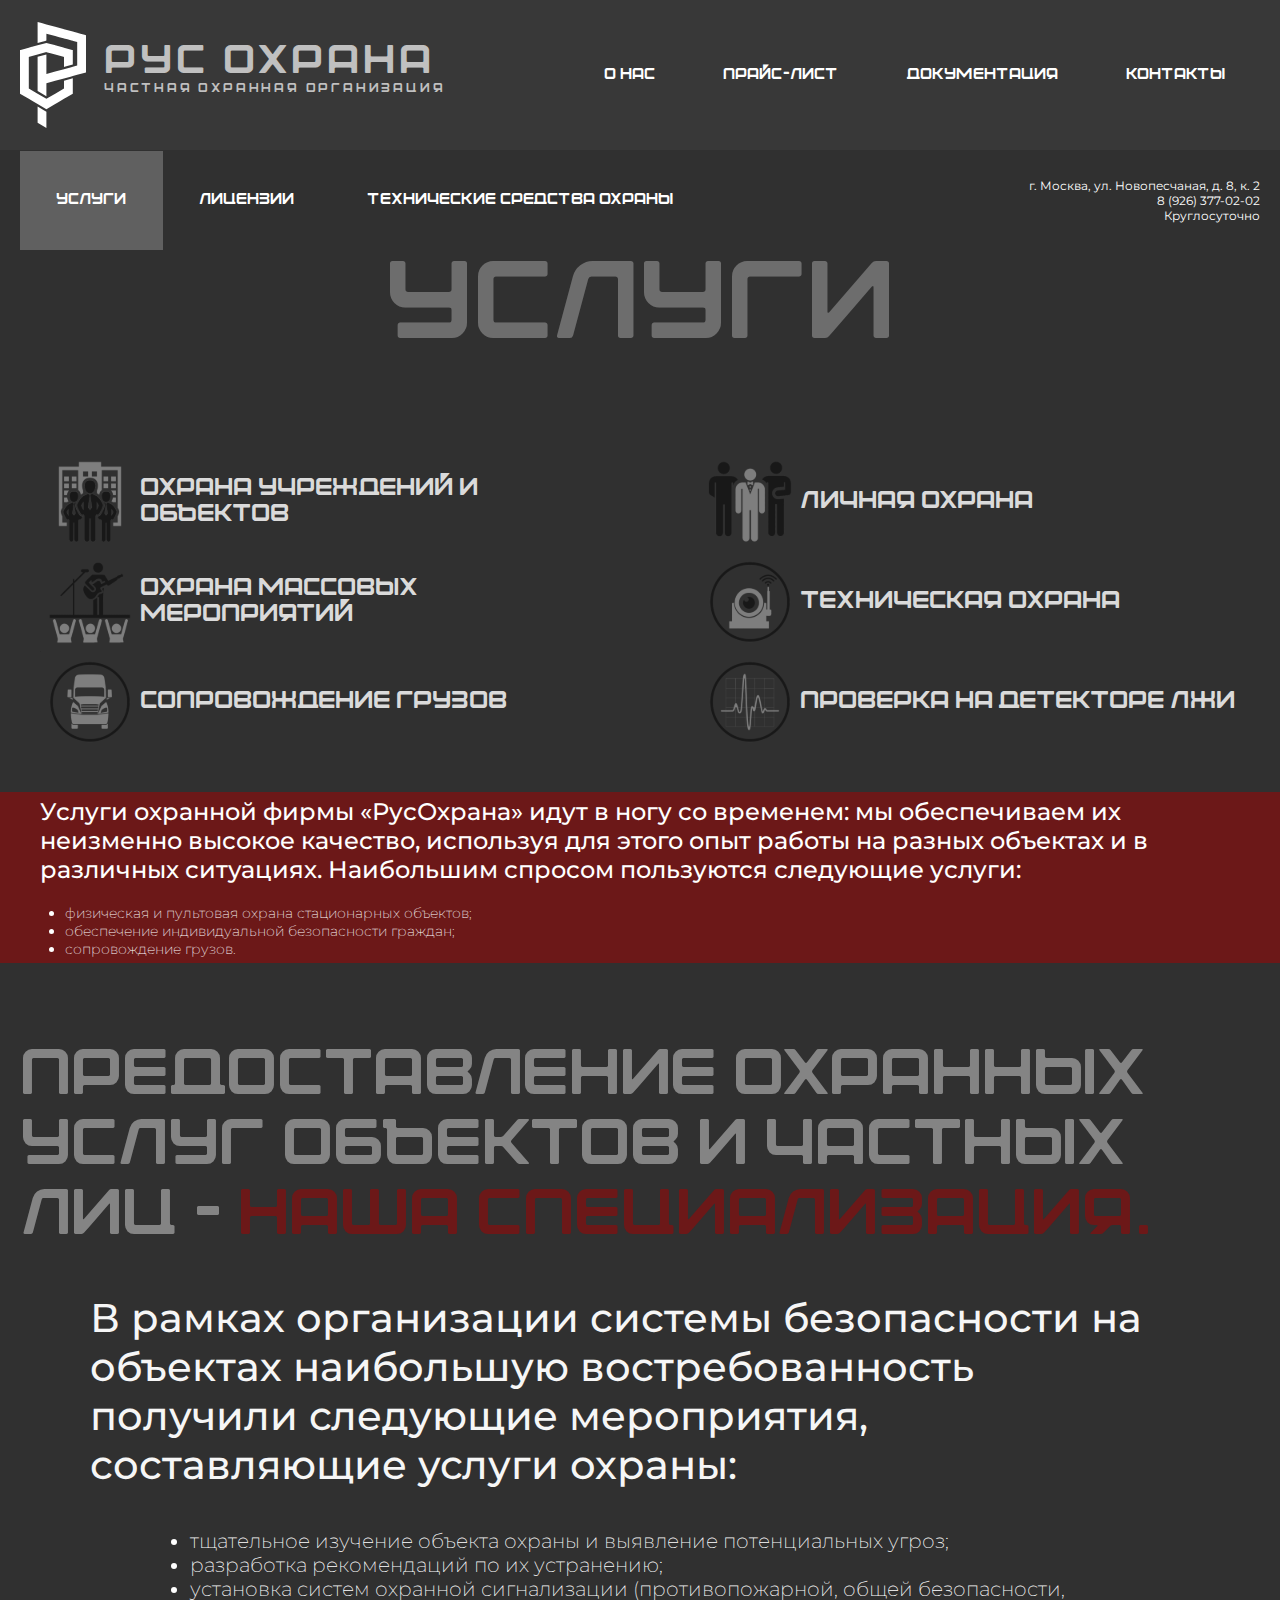
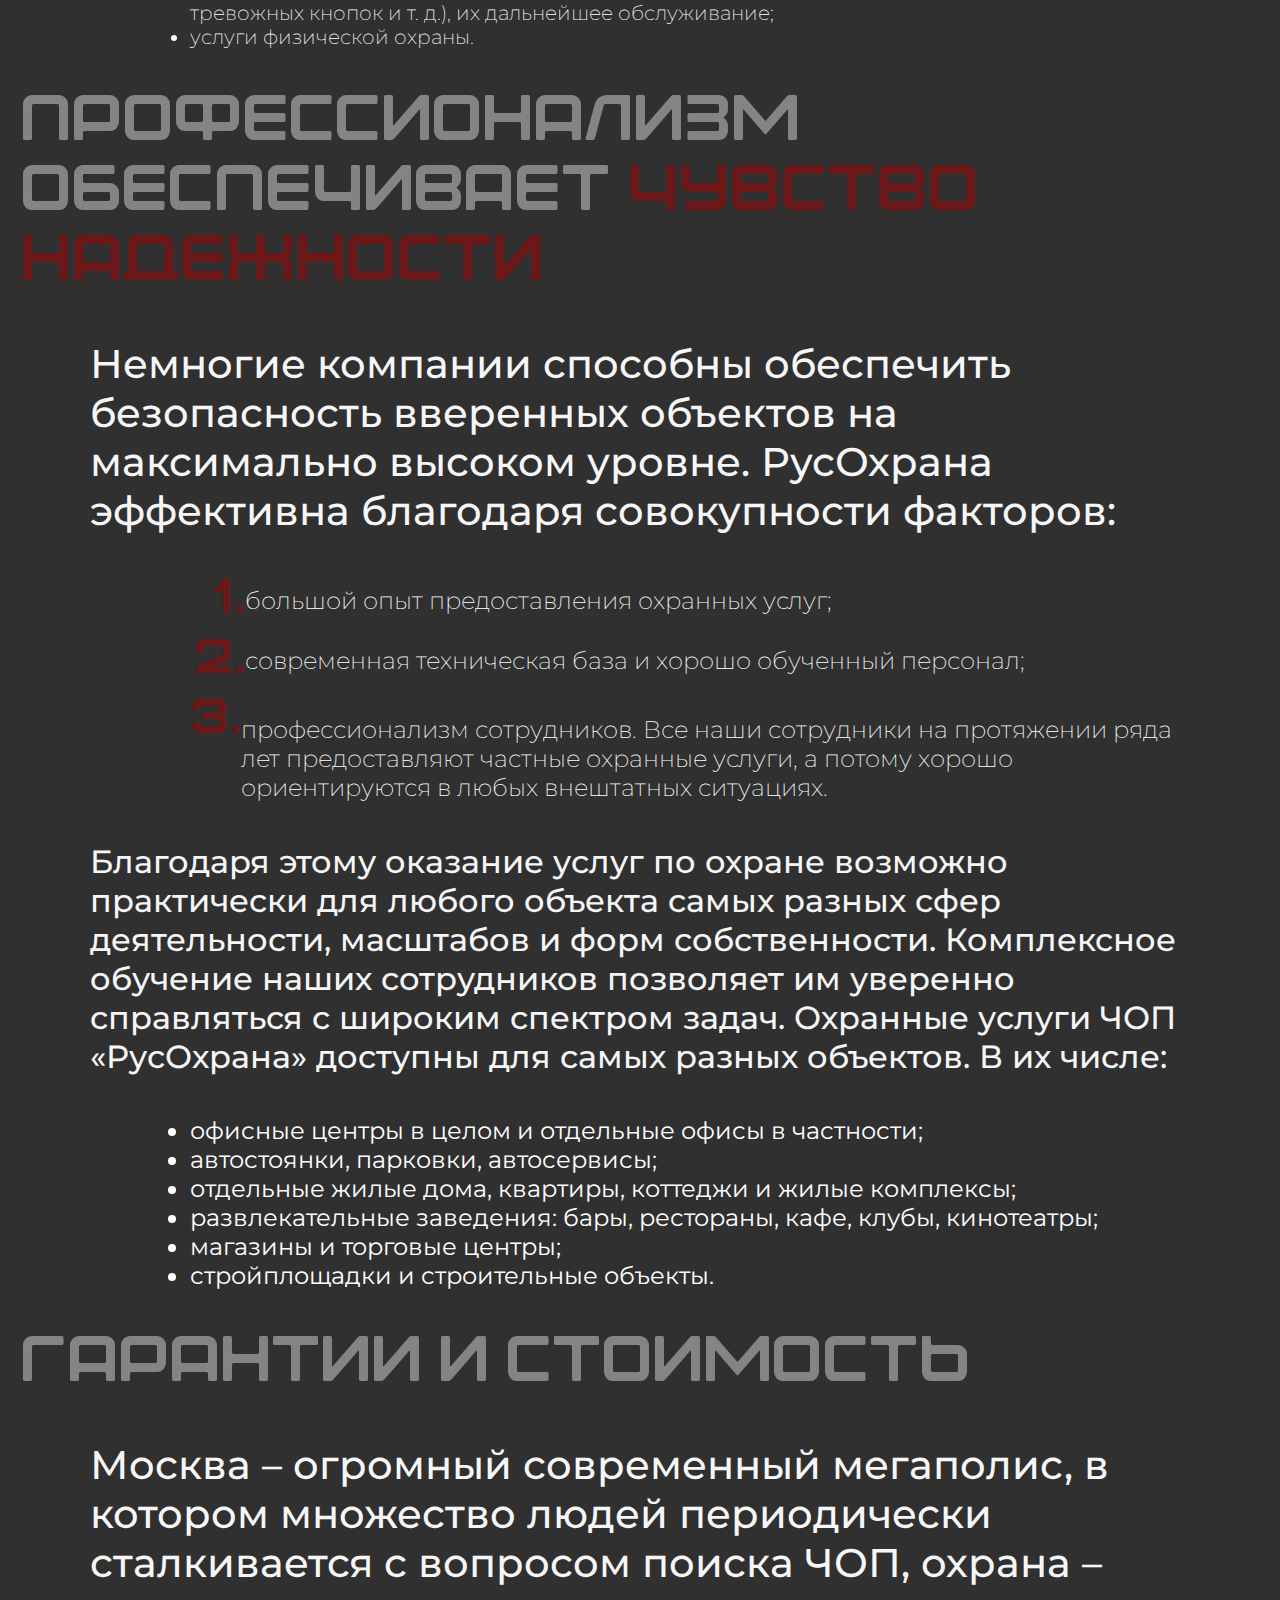
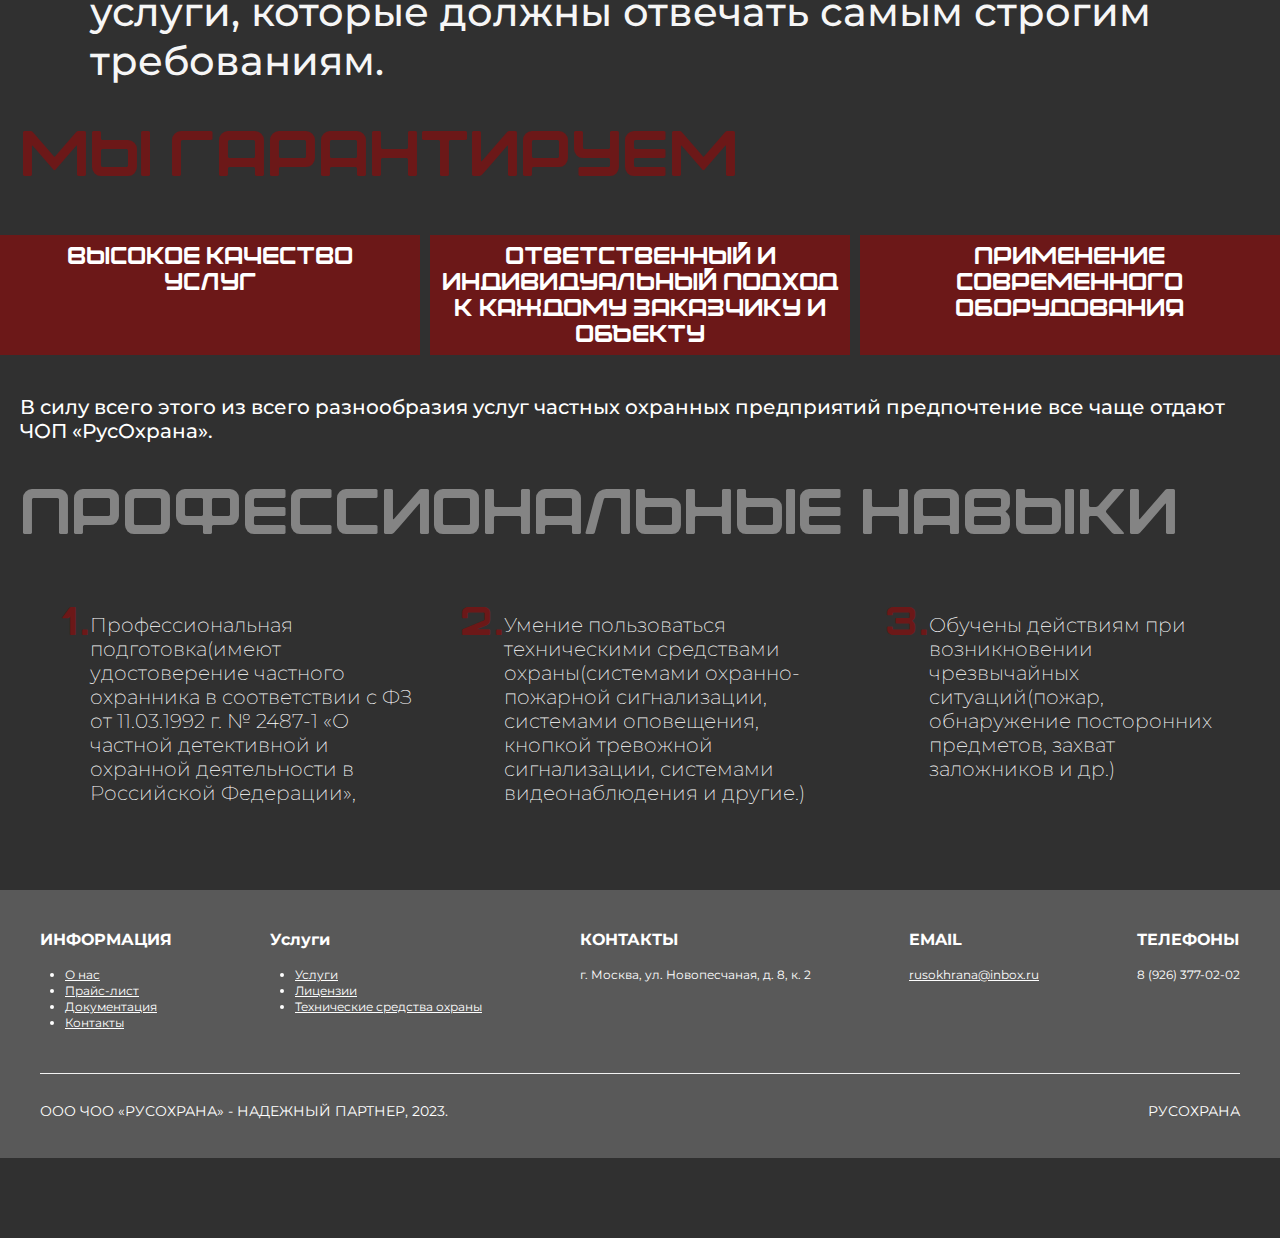
<file: services.html>
<!DOCTYPE html>
<html lang="ru">
  <head>
    <meta charset="UTF-8" />
    <meta name="viewport" content="width=device-width, initial-scale=1.0" />
    <title>Услуги</title>
    <link rel="stylesheet" href="./css/style.css" />
  </head>
  <body>
    <!-- меню бургер -->
    <nav>
      <div class="nav anim__items">
        <div class="container">
          <div class="nav__row">
            <div class="nav__header">
              <div class="nav__logo header__logo">
                <a href="./">
                  <img src="./assets/header__logo.svg" alt="" />
                </a>
              </div>
              <div class="nav__title">меню</div>
            </div>
            <div class="nav__menu">
              <ul class="nav__list">
                <li class="nav__items">
                  <a href="./about.html" class="nav__link">о нас</a>
                </li>
                <li class="nav__items">
                  <a href="./price-list.html" class="nav__link">ПРАЙС-ЛИСТ</a>
                </li>
                <li class="nav__items">
                  <a href="./services.html" class="nav__link">услуги</a>
                </li>
                <li class="nav__items">
                  <a href="./team.html" class="nav__link">команда</a>
                </li>
                <li class="nav__items">
                  <a
                    href="./technical-means-of-protection.html"
                    class="nav__link"
                    >технические средства охраны
                  </a>
                </li>
                <li class="nav__items">
                  <a href="./documents-and-licenses.html" class="nav__link"
                    >ДОКУМЕНТАЦИЯ И ЛИЦЕНЗИИ</a
                  >
                </li>
                <li class="nav__items">
                  <a href="./contacts.html" class="nav__link">КОНТАКТЫ</a>
                </li>
              </ul>
            </div>
            <div class="nav__footer">
              г. Москва, <br />ул. Новопесчаная, д. 8, к. 2 <br />
              8 (926) 377-02-02 <br />
              Круглосуточно
            </div>
          </div>
        </div>
      </div>
    </nav>
    <!-- меню бургер -->
    <div class="wrapper">
      <header>
        <div class="header">
          <div class="header__top">
            <div class="container">
              <div class="header__row">
                <div class="header__logo">
                  <a href="./">
                    <img src="./assets/header__logo.svg" alt="" />
                  </a>
                </div>
                <h1 class="header__title">
                  <span class="em-28">рус охрана</span><br />частная охранная
                  организация
                </h1>
                <ul class="header__list">
                  <li class="header__items">
                    <a href="./about.html" class="header__link">О НАС</a>
                  </li>
                  <li class="header__items">
                    <a href="./price-list.html" class="header__link"
                      >ПРАЙС-ЛИСТ</a
                    >
                  </li>
                  <li class="header__items">
                    <a href="./documents-and-licenses.html" class="header__link"
                      >ДОКУМЕНТАЦИЯ</a
                    >
                  </li>
                  <li class="header__items">
                    <a href="./contacts.html" class="header__link">КОНТАКТЫ</a>
                  </li>
                </ul>
                <div class="header__burger-menu">
                  <div class="header__item"></div>
                  <div class="header__item"></div>
                  <div class="header__item"></div>
                </div>
              </div>
            </div>
          </div>
          <div class="header__bottom">
            <div class="container">
              <div class="header__subrow">
                <ul class="header__list">
                  <li class="header__items">
                    <a href="./services.html" class="header__link active"
                      >услуги</a
                    >
                  </li>
                  <li class="header__items">
                    <a href="./licenses.html" class="header__link">лицензии</a>
                  </li>
                  <li class="header__items">
                    <a
                      href="./technical-means-of-protection.html"
                      class="header__link"
                      >технические средства охраны
                    </a>
                  </li>
                </ul>
                <div class="header__text">
                  г. Москва, ул. Новопесчаная, д. 8, к. 2 <br />8 (926)
                  377-02-02
                  <br />
                  Круглосуточно
                </div>
              </div>
            </div>
          </div>
        </div>
      </header>
      <main class="services">
        <div class="services__mb">
          <ul class="services__list">
            <li class="services__item">
              <img
                class="services__img"
                src="./assets/services__icon-one.svg"
                alt=""
              />
              <p class="services__text">Проведение экспертной оценки</p>
            </li>
            <li class="services__item">
              <img
                class="services__img"
                src="./assets/services__icon-two.svg"
                alt=""
              />
              <p class="services__text">
                Выработка комплекса мер по противодейст вию вероятной угрозе
              </p>
            </li>
            <li class="services__item">
              <img
                class="services__img"
                src="./assets/services__icon-three.svg"
                alt=""
              />
              <p class="services__text">
                Разработка системы охраны объекта и имущества
              </p>
            </li>
          </ul>
          <h2 class="services__title">направление деятельности</h2>
          <ul class="services__activity-list">
            <li class="services__activity-item">
              Охрана объектов и имущества;
            </li>
            <li class="services__activity-item">
              Защита жизни и здоровья граждан;
            </li>
            <li class="services__activity-item">
              Обеспечение порядка в местах проведения массовых мероприятий;
            </li>
            <li class="services__activity-item">
              Обеспечение внутриобъектового и пропускного режимов на объектах;
            </li>
            <li class="services__activity-item">
              Принятие соответствующих мер реагирования на их сигнальную
              информацию;
            </li>
            <li class="services__activity-item">
              Проектирование, монтаж и эксплуатационное обслуживание технических
              средств охраны;
            </li>
            <li class="services__activity-item">
              Консультирование и подготовка рекомендаций клиентам по вопросам
              правомерной защиты от противоправных посягательств;
            </li>
          </ul>
        </div>
        <div class="services__cp">
          <div class="container">
            <h1 class="services__title title-110 title">услуги</h1>
            <ul class="services__list">
              <li class="services__items" style="width: 490px">
                <div class="services__items-img">
                  <img src="./assets/image 13.svg" alt="" />
                </div>
                <div class="services__items-text">
                  Охрана учреждений и объектов
                </div>
              </li>
              <li class="services__items">
                <div class="services__items-img">
                  <img src="./assets/image 14.svg" alt="" />
                </div>
                <div class="services__items-text">Личная охрана</div>
              </li>
              <li class="services__items">
                <div class="services__items-img">
                  <img src="./assets/image 15.svg" alt="" />
                </div>
                <div class="services__items-text">
                  Охрана массовых мероприятий
                </div>
              </li>
              <li class="services__items" style="width: 490px">
                <div class="services__items-img">
                  <img src="./assets/image 16.svg" alt="" />
                </div>
                <div class="services__items-text">Техническая охрана</div>
              </li>
              <li class="services__items">
                <div class="services__items-img">
                  <img src="./assets/image 17.svg" alt="" />
                </div>
                <div class="services__items-text">Сопровождение грузов</div>
              </li>
              <li class="services__items">
                <div class="services__items-img">
                  <img src="./assets/image 18.svg" alt="" />
                </div>
                <div class="services__items-text">
                  Проверка на детекторе лжи
                </div>
              </li>
            </ul>
            <div class="services__red">
              <div class="services__red-title">
                Услуги охранной фирмы «РусОхрана» идут в ногу со временем: мы
                обеспечиваем их неизменно высокое качество, используя для этого
                опыт работы на разных объектах и в различных ситуациях.
                Наибольшим спросом пользуются следующие услуги:
              </div>
              <ul class="services__red-list">
                <li class="services__red-items">
                  физическая и пультовая охрана стационарных объектов;
                </li>
                <li class="services__red-items">
                  обеспечение индивидуальной безопасности граждан;
                </li>
                <li class="services__red-items">сопровождение грузов.</li>
              </ul>
            </div>
            <div class="services__info">
              <div class="services__block">
                <h2 class="services__block-title">
                  Предоставление охранных услуг объектов и частных лиц –
                  <span> наша специализация. </span>
                </h2>
                <div class="services__block-info">
                  <div class="services__block-text">
                    В рамках организации системы безопасности на объектах
                    наибольшую востребованность получили следующие мероприятия,
                    составляющие услуги охраны:
                  </div>
                  <ul class="services__block-list">
                    <li class="services__block-items">
                      тщательное изучение объекта охраны и выявление
                      потенциальных угроз;
                    </li>
                    <li class="services__block-items">
                      разработка рекомендаций по их устранению;
                    </li>
                    <li class="services__block-items">
                      установка систем охранной сигнализации (противопожарной,
                      общей безопасности, тревожных кнопок и т. д.), их
                      дальнейшее обслуживание;
                    </li>
                    <li class="services__block-items">
                      услуги физической охраны.
                    </li>
                  </ul>
                </div>
              </div>
              <div class="services__block">
                <h2 class="services__block-title">
                  Профессионализм обеспечивает <span> чувство надежности </span>
                </h2>
                <div class="services__block-info">
                  <div class="services__block-text">
                    Немногие компании способны обеспечить безопасность вверенных
                    объектов на максимально высоком уровне. РусОхрана эффективна
                    благодаря совокупности факторов:
                  </div>
                  <div class="services__block-subtext">
                    <p>
                      <span>1.</span> большой опыт предоставления охранных
                      услуг;
                    </p>
                    <p>
                      <span>2.</span>современная техническая база и хорошо
                      обученный персонал;
                    </p>
                    <p>
                      <span>3.</span>профессионализм сотрудников. Все наши
                      сотрудники на протяжении ряда лет предоставляют частные
                      охранные услуги, а потому хорошо ориентируются в любых
                      внештатных ситуациях.
                    </p>
                  </div>
                  <div class="services__block-text" style="font-size: 32px">
                    Благодаря этому оказание услуг по охране возможно
                    практически для любого объекта самых разных сфер
                    деятельности, масштабов и форм собственности. Комплексное
                    обучение наших сотрудников позволяет им уверенно справляться
                    с широким спектром задач. Охранные услуги ЧОП «РусОхрана»
                    доступны для самых разных объектов. В их числе:
                  </div>
                  <ul class="services__block-list">
                    <li
                      class="services__block-items"
                      style="font-size: 24px; font-weight: 400"
                    >
                      офисные центры в целом и отдельные офисы в частности;
                    </li>
                    <li
                      class="services__block-items"
                      style="font-size: 24px; font-weight: 400"
                    >
                      автостоянки, парковки, автосервисы;
                    </li>
                    <li
                      class="services__block-items"
                      style="font-size: 24px; font-weight: 400"
                    >
                      отдельные жилые дома, квартиры, коттеджи и жилые
                      комплексы;
                    </li>
                    <li
                      class="services__block-items"
                      style="font-size: 24px; font-weight: 400"
                    >
                      развлекательные заведения: бары, рестораны, кафе, клубы,
                      кинотеатры;
                    </li>
                    <li
                      class="services__block-items"
                      style="font-size: 24px; font-weight: 400"
                    >
                      магазины и торговые центры;
                    </li>
                    <li
                      class="services__block-items"
                      style="font-size: 24px; font-weight: 400"
                    >
                      стройплощадки и строительные объекты.
                    </li>
                  </ul>
                </div>
              </div>
              <div class="services__block">
                <h2 class="services__block-title">гарантии и стоимость</h2>
                <div class="services__block-info">
                  <div class="services__block-text" style="margin-bottom: 0">
                    Москва – огромный современный мегаполис, в котором множество
                    людей периодически сталкивается с вопросом поиска ЧОП,
                    охрана – услуги, которые должны отвечать самым строгим
                    требованиям.
                  </div>
                </div>
              </div>
              <div class="services__block">
                <h2 class="services__block-title">
                  <span> мы гарантируем </span>
                </h2>
                <div class="services__block-info">
                  <div class="services__block-row">
                    <div class="services__row-items">
                      <h3 class="services__row-title">
                        высокое качество услуг
                      </h3>
                    </div>
                    <div class="services__row-items">
                      <h3 class="services__row-title">
                        ответственный и индивидуальный подход к каждому
                        заказчику и объекту
                      </h3>
                    </div>
                    <div class="services__row-items">
                      <h3 class="services__row-title">
                        применение современного оборудования
                      </h3>
                    </div>
                  </div>
                  <div class="services__block-label">
                    В силу всего этого из всего разнообразия услуг частных
                    охранных предприятий предпочтение все чаще отдают ЧОП
                    «РусОхрана».
                  </div>
                </div>
              </div>
              <div class="services__block" style="padding-bottom: 0">
                <h2 class="services__block-title" style="margin-bottom: 60px">
                  профессиональные навыки
                </h2>
                <div class="services__block-info">
                  <div
                    class="services__block-row"
                    style="padding: 0 60px; column-gap: 48px; margin-bottom: 0"
                  >
                    <div class="services__block-sbtext" style="width: 405px">
                      <span>1.</span>Профессиональная подготовка(имеют
                      удостоверение частного охранника в соответствии с ФЗ от
                      11.03.1992 г. № 2487-1 «О частной детективной и охранной
                      деятельности в Российской Федерации»,
                    </div>
                    <div class="services__block-sbtext" style="width: 434px">
                      <span>2.</span>Умение пользоваться техническими средствами
                      охраны(системами охранно-пожарной сигнализации, системами
                      оповещения, кнопкой тревожной сигнализации, системами
                      видеонаблюдения и другие.)
                    </div>
                    <div class="services__block-sbtext" style="width: 385px">
                      <span>3.</span>Обучены действиям при возникновении
                      чрезвычайных ситуаций(пожар, обнаружение посторонних
                      предметов, захват заложников и др.)
                    </div>
                  </div>
                </div>
              </div>
            </div>
          </div>
        </div>
      </main>
      <footer>
        <div class="footer">
          <div class="container">
            <nav class="footer__nav">
              <div class="footer__row">
                <div class="footer__block">
                  <div class="footer__title">ИНФОРМАЦИЯ</div>
                  <div class="footer__info">
                    <ul class="footer__list">
                      <li class="footer__items">
                        <a href="./about.html" class="footer__link">О нас</a>
                      </li>
                      <li class="footer__items">
                        <a href="./price-list.html" class="footer__link"
                          >Прайс-лист</a
                        >
                      </li>
                      <li class="footer__items">
                        <a
                          href="./documents-and-licenses.html"
                          class="footer__link"
                          >Документация</a
                        >
                      </li>
                      <li class="footer__items">
                        <a href="./contacts.html" class="footer__link"
                          >Контакты</a
                        >
                      </li>
                    </ul>
                  </div>
                </div>
                <div class="footer__block">
                  <div class="footer__title">Услуги</div>
                  <div class="footer__info">
                    <ul class="footer__list">
                      <li class="footer__items">
                        <a href="./services.html" class="footer__link"
                          >Услуги</a
                        >
                      </li>
                      <li class="footer__items">
                        <a href="./licenses.html" class="footer__link"
                          >Лицензии</a
                        >
                      </li>
                      <li class="footer__items">
                        <a
                          href="./technical-means-of-protection.html"
                          class="footer__link"
                          >Технические средства охраны</a
                        >
                      </li>
                    </ul>
                  </div>
                </div>
                <div class="footer__block">
                  <div class="footer__title">КОНТАКТЫ</div>
                  <div class="footer__info">
                    г. Москва, ул. Новопесчаная, д. 8, к. 2
                  </div>
                </div>
                <div class="footer__block">
                  <div class="footer__title">EMAIL</div>
                  <div class="footer__info" style="text-decoration: underline">
                    rusokhrana@inbox.ru
                  </div>
                </div>
                <div class="footer__block">
                  <div class="footer__title">ТЕЛЕФОНЫ</div>
                  <div class="footer__info">8 (926) 377-02-02</div>
                </div>
              </div>
              <div class="footer__subrow">
                <div class="footer__subrow-text">
                  ООО ЧОО «РУСОХРАНА» - НАДЕЖНЫЙ ПАРТНЕР, 2023.
                </div>
                <div class="footer__subrow-text">РУСОХРАНА</div>
              </div>
            </nav>
          </div>
        </div>
      </footer>
    </div>
    <script src="./js/script.js"></script>
  </body>
</html>
</file>
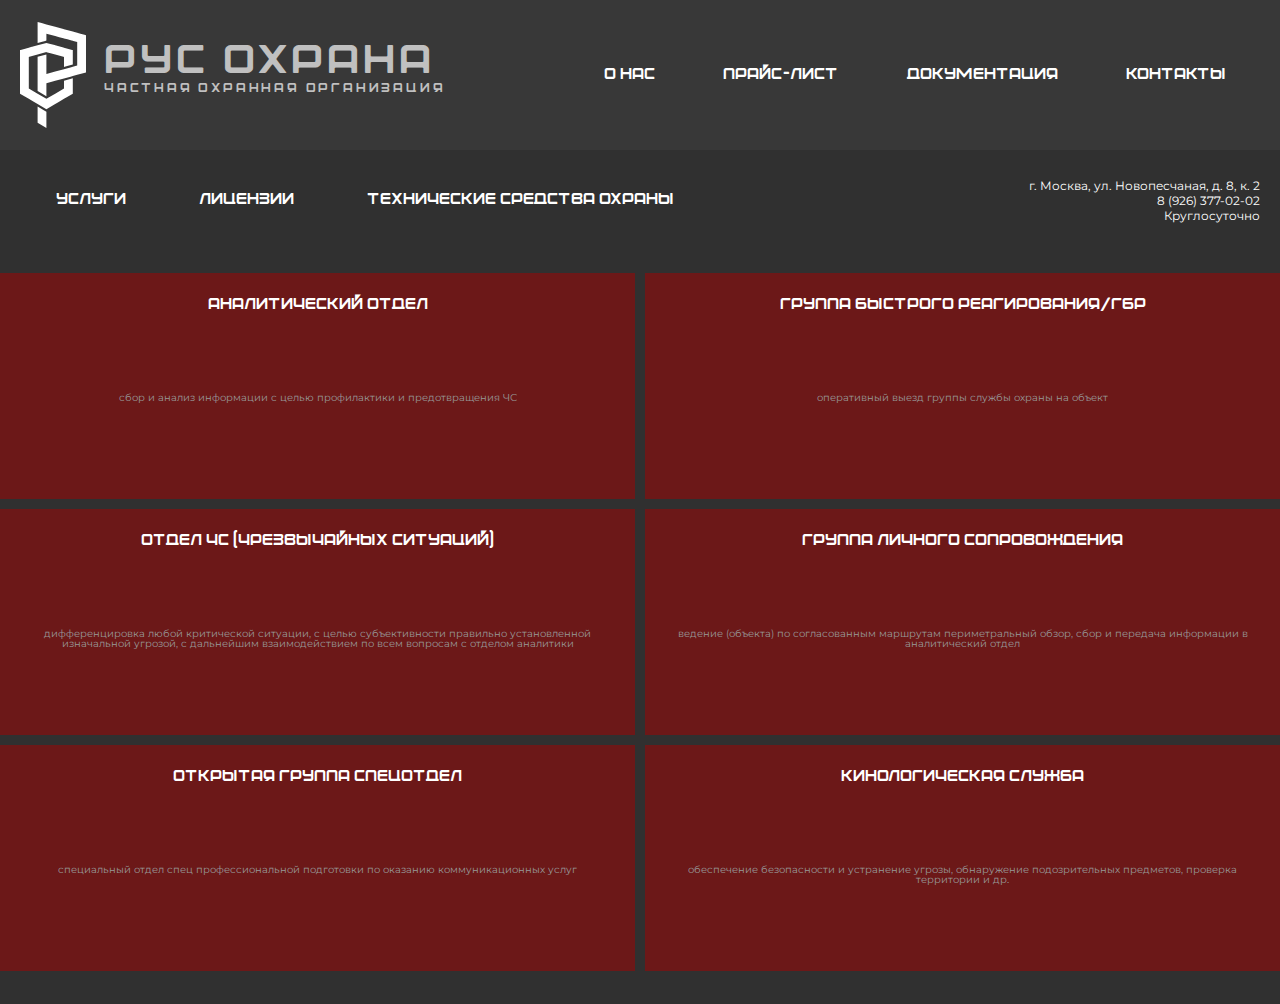
<file: team.html>
<!DOCTYPE html>
<html lang="ru">
  <head>
    <meta charset="UTF-8" />
    <meta name="viewport" content="width=device-width, initial-scale=1.0" />
    <title>Команда</title>
    <link rel="stylesheet" href="./css/style.css" />
  </head>
  <body>
    <!-- меню бургер -->
    <nav>
      <div class="nav anim__items">
        <div class="container">
          <div class="nav__row">
            <div class="nav__header">
              <div class="nav__logo header__logo">
                <a href="./">
                  <img src="./assets/header__logo.svg" alt="" />
                </a>
              </div>
              <div class="nav__title">меню</div>
            </div>
            <div class="nav__menu">
              <ul class="nav__list">
                <li class="nav__items">
                  <a href="./about.html" class="nav__link">о нас</a>
                </li>
                <li class="nav__items">
                  <a href="./price-list.html" class="nav__link">ПРАЙС-ЛИСТ</a>
                </li>
                <li class="nav__items">
                  <a href="./services.html" class="nav__link">услуги</a>
                </li>
                <li class="nav__items">
                  <a href="./team.html" class="nav__link">команда</a>
                </li>
                <li class="nav__items">
                  <a
                    href="./technical-means-of-protection.html"
                    class="nav__link"
                    >технические средства охраны
                  </a>
                </li>
                <li class="nav__items">
                  <a href="./documents-and-licenses.html" class="nav__link"
                    >ДОКУМЕНТАЦИЯ И ЛИЦЕНЗИИ</a
                  >
                </li>
                <li class="nav__items">
                  <a href="./contacts.html" class="nav__link">КОНТАКТЫ</a>
                </li>
              </ul>
            </div>
            <div class="nav__footer">
              г. Москва, <br />ул. Новопесчаная, д. 8, к. 2 <br />
              8 (926) 377-02-02 <br />
              Круглосуточно
            </div>
          </div>
        </div>
      </div>
    </nav>
    <!-- меню бургер -->
    <div
      class="wrapper"
      style="background-image: url('./assets/team__back.jpg')"
    >
      <header>
        <div class="header">
          <div class="header__top">
            <div class="container">
              <div class="header__row">
                <div class="header__logo">
                  <a href="./">
                    <img src="./assets/header__logo.svg" alt="" />
                  </a>
                </div>
                <h1 class="header__title">
                  <span class="em-28">рус охрана</span><br />частная охранная
                  организация
                </h1>
                <ul class="header__list">
                  <li class="header__items">
                    <a href="./about.html" class="header__link">О НАС</a>
                  </li>
                  <li class="header__items">
                    <a href="./price-list.html" class="header__link"
                      >ПРАЙС-ЛИСТ</a
                    >
                  </li>
                  <li class="header__items">
                    <a href="./documents-and-licenses.html" class="header__link">Документация</a>
                  </li>
                  <li class="header__items">
                    <a href="./contacts.html" class="header__link">КОНТАКТЫ</a>
                  </li>
                </ul>
                <div class="header__burger-menu">
                  <div class="header__item"></div>
                  <div class="header__item"></div>
                  <div class="header__item"></div>
                </div>
              </div>
            </div>
          </div>
          <div class="header__bottom">
            <div class="container">
              <div class="header__subrow">
                <ul class="header__list">
                  <li class="header__items">
                    <a href="./services.html" class="header__link">услуги</a>
                  </li>
                  <li class="header__items">
                    <a href="#" class="header__link"
                      >лицензии</a
                    >
                  </li>
                  <li class="header__items">
                    <a
                      href="./technical-means-of-protection.html"
                      class="header__link"
                      >технические средства охраны
                    </a>
                  </li>
                </ul>
                <div class="header__text">
                  г. Москва, ул. Новопесчаная, д. 8, к. 2 <br />8 (926)
                  377-02-02
                  <br />
                  Круглосуточно
                </div>
              </div>
            </div>
          </div>
        </div>
      </header>
      <main>
        <div class="team">
          <div class="team__row">
            <div class="team__items">
              <h2 class="team__title">АНАЛИТИЧЕСКИЙ ОТДЕЛ</h2>
              <div class="team__text">
                сбор и анализ информации с целью профилактики и предотвращения
                ЧС
              </div>
            </div>
            <div class="team__items">
              <h2 class="team__title">ГРУППА БЫСТРОГО РЕАГИРОВАНИЯ/гбр</h2>
              <div class="team__text">
                оперативный выезд группы службы охраны на объект
              </div>
            </div>
            <div class="team__items">
              <h2 class="team__title">ОТДЕЛ ЧС (ЧРЕЗВЫЧАЙНЫХ СИТУАЦИЙ)</h2>
              <div class="team__text">
                дифференцировка любой критической ситуации, с целью
                субъективности правильно установленной изначальной угрозой, с
                дальнейшим взаимодействием по всем вопросам с отделом аналитики
              </div>
            </div>
            <div class="team__items">
              <h2 class="team__title">ГРУППА ЛИЧНОГО СОПРОВОЖДЕНИЯ</h2>
              <div class="team__text">
                ведение (объекта) по согласованным маршрутам периметральный
                обзор, сбор и передача информации в аналитический отдел
              </div>
            </div>
            <div class="team__items">
              <h2 class="team__title">ОТКРЫТАЯ ГРУППА СПЕЦОТдЕЛ</h2>
              <div class="team__text">
                специальный отдел спец профессиональной подготовки по оказанию
                коммуникационных услуг
              </div>
            </div>
            <div class="team__items">
              <h2 class="team__title">КИНОЛОГИЧЕСКАЯ СЛУЖБА</h2>
              <div class="team__text">
                обеспечение безопасности и устранение угрозы, обнаружение
                подозрительных предметов, проверка территории и др.
              </div>
            </div>
          </div>
        </div>
      </main>
    </div>
    <script src="./js/script.js"></script>
  </body>
</html>
</file>
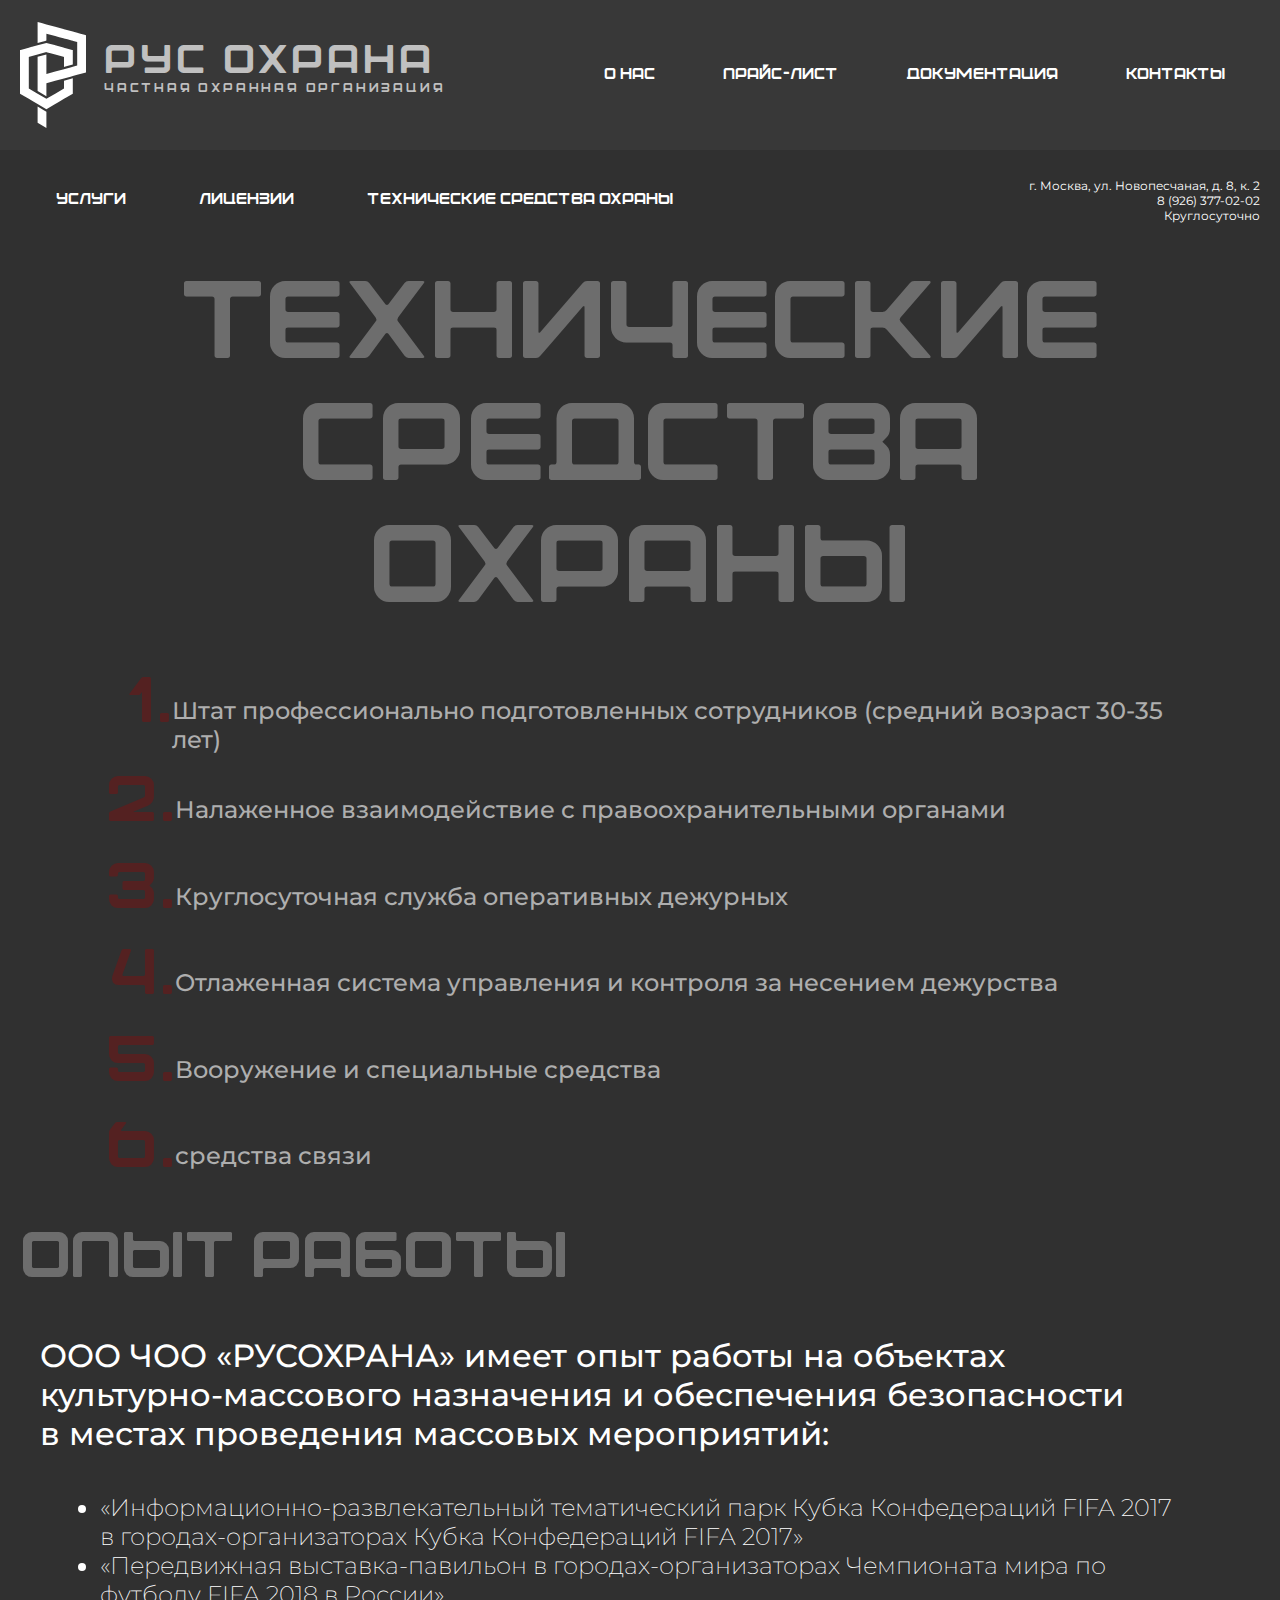
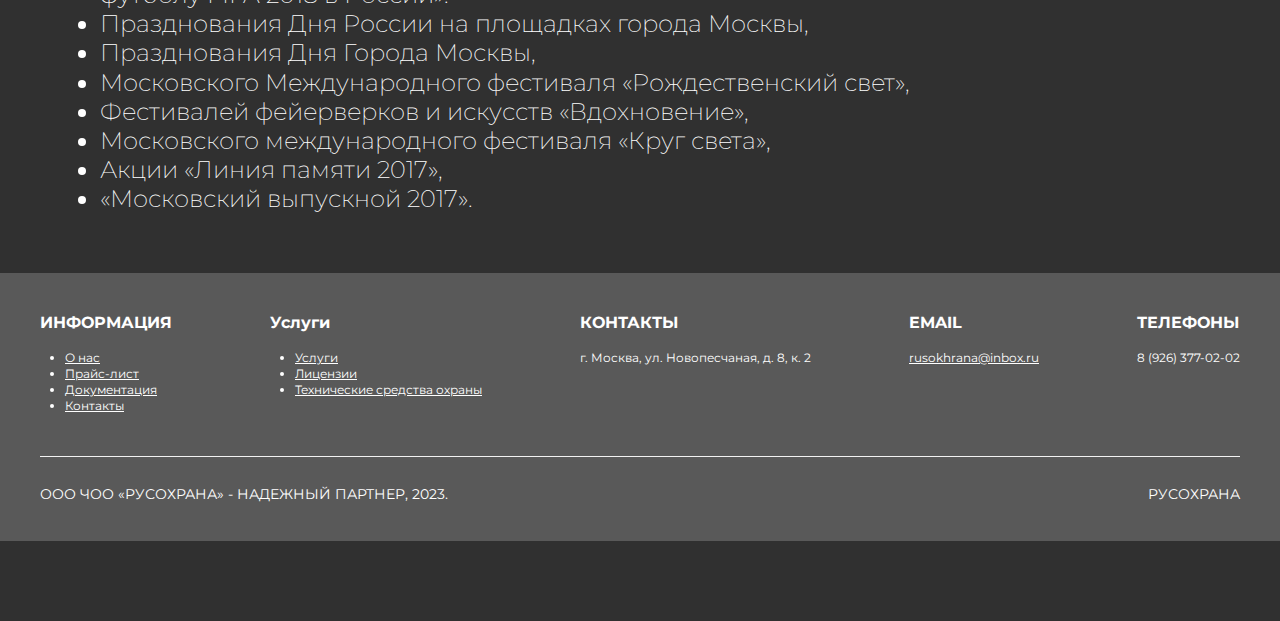
<file: technical-means-of-protection.html>
<!DOCTYPE html>
<html lang="ru">
  <head>
    <meta charset="UTF-8" />
    <meta name="viewport" content="width=device-width, initial-scale=1.0" />
    <title>Технические средства охраны</title>
    <link rel="stylesheet" href="./css/style.css" />
  </head>
  <body>
    <!-- меню бургер -->
    <nav>
      <div class="nav anim__items">
        <div class="container">
          <div class="nav__row">
            <div class="nav__header">
              <div class="nav__logo header__logo">
                <a href="./">
                  <img src="./assets/header__logo.svg" alt="" />
                </a>
              </div>
              <div class="nav__title">меню</div>
            </div>
            <div class="nav__menu">
              <ul class="nav__list">
                <li class="nav__items">
                  <a href="./about.html" class="nav__link">о нас</a>
                </li>
                <li class="nav__items">
                  <a href="./price-list.html" class="nav__link">ПРАЙС-ЛИСТ</a>
                </li>
                <li class="nav__items">
                  <a href="./services.html" class="nav__link">услуги</a>
                </li>
                <li class="nav__items">
                  <a href="./team.html" class="nav__link">команда</a>
                </li>
                <li class="nav__items">
                  <a
                    href="./technical-means-of-protection.html"
                    class="nav__link"
                    >технические средства охраны
                  </a>
                </li>
                <li class="nav__items">
                  <a href="./documents-and-licenses.html" class="nav__link"
                    >ДОКУМЕНТАЦИЯ И ЛИЦЕНЗИИ</a
                  >
                </li>
                <li class="nav__items">
                  <a href="./contacts.html" class="nav__link">КОНТАКТЫ</a>
                </li>
              </ul>
            </div>
            <div class="nav__footer">
              г. Москва, <br />ул. Новопесчаная, д. 8, к. 2 <br />
              8 (926) 377-02-02 <br />
              Круглосуточно
            </div>
          </div>
        </div>
      </div>
    </nav>
    <!-- меню бургер -->
    <div
      class="wrapper"
      style="background-image: url('./assets/tehnical__back.jpg')"
    >
      <header>
        <div class="header">
          <div class="header__top">
            <div class="container">
              <div class="header__row">
                <div class="header__logo">
                  <a href="./">
                    <img src="./assets/header__logo.svg" alt="" />
                  </a>
                </div>
                <h1 class="header__title">
                  <span class="em-28">рус охрана</span><br />частная охранная
                  организация
                </h1>
                <ul class="header__list">
                  <li class="header__items">
                    <a href="./about.html" class="header__link">О НАС</a>
                  </li>
                  <li class="header__items">
                    <a href="./price-list.html" class="header__link"
                      >ПРАЙС-ЛИСТ</a
                    >
                  </li>
                  <li class="header__items">
                    <a href="./documents-and-licenses.html" class="header__link"
                      >Документация</a
                    >
                  </li>
                  <li class="header__items">
                    <a href="./contacts.html" class="header__link">КОНТАКТЫ</a>
                  </li>
                </ul>
                <div class="header__burger-menu">
                  <div class="header__item"></div>
                  <div class="header__item"></div>
                  <div class="header__item"></div>
                </div>
              </div>
            </div>
          </div>
          <div class="header__bottom">
            <div class="container">
              <div class="header__subrow">
                <ul class="header__list">
                  <li class="header__items">
                    <a href="./services.html" class="header__link">услуги</a>
                  </li>
                  <li class="header__items">
                    <a href="./licenses.html" class="header__link">лицензии</a>
                  </li>
                  <li class="header__items">
                    <a
                      href="./technical-means-of-protection.html"
                      class="header__link"
                      >технические средства охраны
                    </a>
                  </li>
                </ul>
                <div class="header__text">
                  г. Москва, ул. Новопесчаная, д. 8, к. 2 <br />8 (926)
                  377-02-02
                  <br />
                  Круглосуточно
                </div>
              </div>
            </div>
          </div>
        </div>
      </header>
      <main class="technical">
        <div class="container">
          <div class="technical__mb">
            <ul class="technical__list">
              <li class="technical__item">
                <p class="technical__number">01</p>
                <p class="technical__text">
                  штат профессионально подготовленных сотрудников (средний
                  возраст 30-35 лет)
                </p>
              </li>
              <li class="technical__item">
                <p class="technical__number">02</p>
                <p class="technical__text">
                  налаженное взаимодействие с правоохранительными органами
                </p>
              </li>
              <li class="technical__item">
                <p class="technical__number">03</p>
                <p class="technical__text">
                  круглосуточная служба оперативных дежурных
                </p>
              </li>
              <li class="technical__item">
                <p class="technical__number">04</p>
                <p class="technical__text">
                  отлаженная система управления и контроля за несением дежурства
                </p>
              </li>
              <li class="technical__item">
                <p class="technical__number">05</p>
                <p class="technical__text">вооружение и специальные средства</p>
              </li>
              <li class="technical__item">
                <p class="technical__number">06</p>
                <p class="technical__text">средства связи</p>
              </li>
            </ul>
            <h2 class="technical__title">ДЕЖУРНАЯ СЛУЖБА</h2>
            <ul class="technical__info-list">
              <li class="technical__info-item">
                <h3 class="technical__info-title">
                  оперативный дежурный и его помощник
                </h3>
                <p class="technical__info-text">
                  круглосуточный мониторинг оперативной обстановки, поддержание
                  постоянной устойчивой телефонной связи с группой быстрого
                  реагирования, осуществление взаимодействие с
                  правоохранительными органами, МЧС и аварийно-техническими
                  службами города Москвы в целях создания эффективной системы
                  коллективной безопасности, дистанционный контроль несения
                  службы охранниками на каждом объекте охраны.
                </p>
              </li>
              <li class="technical__info-item">
                <h3 class="technical__info-title">
                  группа быстрого реагирования
                </h3>
                <p class="technical__info-text">
                  своевременное реагирование на нештатные и чрезвычайные
                  ситуации при поступлении с объектов охраны сигналов «Тревога»
                  патрулирование объектов охраны по установленным маршрутам,
                  согласно графику, проверка постов охраны, заполнение карточки
                  исполнения экипажу ГБР
                </p>
              </li>
              <li class="technical__info-item">
                <h3 class="technical__info-title">
                  резервная группа охранников
                </h3>
                <p class="technical__info-text">
                  замена охранников на Объектах охраны по требованию Заказчика в
                  случае нарушения ими правил несения службы или по другим
                  объективным причинам, усиление постов охраны на период до
                  ликвидации чрезвычайной ситуации
                </p>
              </li>
            </ul>
          </div>
          <div class="technical__cp">
            <h1 class="title title-110" style="margin-bottom: 60px">
              технические <br />
              средства охраны
            </h1>
            <ul class="list">
              <li class="items">
                <span>1.</span>Штат профессионально подготовленных сотрудников
                (средний возраст 30-35 лет)
              </li>
              <li class="items">
                <span>2.</span>Налаженное взаимодействие с правоохранительными
                органами
              </li>
              <li class="items">
                <span>3.</span>Круглосуточная служба оперативных дежурных
              </li>
              <li class="items">
                <span>4.</span>Отлаженная система управления и контроля за
                несением дежурства
              </li>
              <li class="items">
                <span>5.</span>Вооружение и специальные средства
              </li>
              <li class="items"><span>6.</span>средства связи</li>
            </ul>
            <h2
              class="subtitle title-64 title"
              style="text-align: left; margin-bottom: 40px"
            >
              опыт работы
            </h2>
            <div class="text">
              ООО ЧОО «РУСОХРАНА» имеет опыт работы на объектах
              культурно-массового назначения и обеспечения безопасности в местах
              проведения массовых мероприятий:
            </div>

            <ul class="list" style="height: 320px">
              <li class="item">
                «Информационно-развлекательный тематический парк Кубка
                Конфедераций FIFA 2017 в городах-организаторах Кубка
                Конфедераций FIFA 2017»
              </li>
              <li class="item">
                «Передвижная выставка-павильон в городах-организаторах
                Чемпионата мира по футболу FIFA 2018 в России».
              </li>
              <li class="item">
                Празднования Дня России на площадках города Москвы,
              </li>
              <li class="item">Празднования Дня Города Москвы,</li>
              <li class="item">
                Московского Международного фестиваля «Рождественский свет»,
              </li>
              <li class="item">
                Фестивалей фейерверков и искусств «Вдохновение»,
              </li>
              <li class="item">
                Московского международного фестиваля «Круг света»,
              </li>
              <li class="item">Акции «Линия памяти 2017»,</li>
              <li class="item">«Московский выпускной 2017».</li>
            </ul>
          </div>
        </div>
      </main>
      <footer>
        <div class="footer">
          <div class="container">
            <nav class="footer__nav">
              <div class="footer__row">
                <div class="footer__block">
                  <div class="footer__title">ИНФОРМАЦИЯ</div>
                  <div class="footer__info">
                    <ul class="footer__list">
                      <li class="footer__items">
                        <a href="./about.html" class="footer__link">О нас</a>
                      </li>
                      <li class="footer__items">
                        <a href="./price-list.html" class="footer__link"
                          >Прайс-лист</a
                        >
                      </li>
                      <li class="footer__items">
                        <a
                          href="./documents-and-licenses.html"
                          class="footer__link"
                          >Документация</a
                        >
                      </li>
                      <li class="footer__items">
                        <a href="./contacts.html" class="footer__link"
                          >Контакты</a
                        >
                      </li>
                    </ul>
                  </div>
                </div>
                <div class="footer__block">
                  <div class="footer__title">Услуги</div>
                  <div class="footer__info">
                    <ul class="footer__list">
                      <li class="footer__items">
                        <a href="./services.html" class="footer__link"
                          >Услуги</a
                        >
                      </li>
                      <li class="footer__items">
                        <a href="./licenses.html" class="footer__link"
                          >Лицензии</a
                        >
                      </li>
                      <li class="footer__items">
                        <a
                          href="./technical-means-of-protection.html"
                          class="footer__link"
                          >Технические средства охраны</a
                        >
                      </li>
                    </ul>
                  </div>
                </div>
                <div class="footer__block">
                  <div class="footer__title">КОНТАКТЫ</div>
                  <div class="footer__info">
                    г. Москва, ул. Новопесчаная, д. 8, к. 2
                  </div>
                </div>
                <div class="footer__block">
                  <div class="footer__title">EMAIL</div>
                  <div class="footer__info" style="text-decoration: underline">
                    rusokhrana@inbox.ru
                  </div>
                </div>
                <div class="footer__block">
                  <div class="footer__title">ТЕЛЕФОНЫ</div>
                  <div class="footer__info">8 (926) 377-02-02</div>
                </div>
              </div>
              <div class="footer__subrow">
                <div class="footer__subrow-text">
                  ООО ЧОО «РУСОХРАНА» - НАДЕЖНЫЙ ПАРТНЕР, 2023.
                </div>
                <div class="footer__subrow-text">РУСОХРАНА</div>
              </div>
            </nav>
          </div>
        </div>
      </footer>
    </div>
    <script src="./js/script.js"></script>
  </body>
</html>
</file>
<file: css/style.css>
@charset "UTF-8";
@import url("https://fonts.googleapis.com/css2?family=Montserrat:wght@300;400;500;600;700&display=swap");
@font-face {
  font-family: Bowler;
  src: url("./../fonts/Bowler.ttf");
  font-weight: 400;
  font-style: normal;
  font-stretch: normal;
  font-variant: normal;
}
:root {
  --font-family-main: Bowler, sans-serif;
  --main-background: #292929;
  --menu-background: #393939;
  --block-background: rgba(168, 0, 0, 0.5);
  --primary-title-color: rgba(255, 255, 255, 0.7);
  --primary-subtitle-color: rgba(168, 0, 0, 0.5);
  --primary-text-color: #ffffff;
  --secondary-text-color: rgba(168, 0, 0, 0.9);
}

* {
  padding: 0;
  margin: 0;
  border: 0;
}

*,
*:before,
*:after {
  box-sizing: border-box;
}

:focus,
:active {
  outline: none;
}

a:focus,
a:active {
  outline: none;
}

nav,
footer,
header,
aside {
  display: block;
}

html,
body {
  background: var(--main-background);
  color: var(--primary-text-color);
  font-family: var(--font-family-main);
  font-size: 100%;
  height: 100%;
  line-height: 1;
  font-size: 14px;
  -ms-text-size-adjust: 100%;
  -moz-text-size-adjust: 100%;
  -webkit-text-size-adjust: 100%;
}
@media (min-width: 1024px) {
  html,
  body {
    background: #303030;
  }
}

input,
button,
textarea {
  font-family: inherit;
}

input::-ms-clear {
  display: none;
}

button {
  cursor: pointer;
}

button::-moz-focus-inner {
  padding: 0;
  border: 0;
}

a,
a:visited {
  text-decoration: none;
}

a:hover {
  text-decoration: none;
}

ul li {
  list-style: none;
}

img {
  vertical-align: top;
}

h1,
h2,
h3,
h4,
h5,
h6 {
  font-size: inherit;
  font-weight: 400;
}

.counter {
  width: 142px;
  display: inline-block;
  padding: 0;
}

.anim__items {
  display: none;
}
.anim__items.active {
  display: block;
  animation: animOpacity 0.5s ease;
}

@keyframes animOpacity {
  0% {
    opacity: 0;
  }
  100% {
    opacity: 1;
  }
}
@media (min-width: 1024px) {
  .title {
    color: #fbfbfb;
    text-align: center;
    line-height: normal;
    opacity: 0.3000000119;
  }
}

@media (min-width: 1024px) {
  .title-64 {
    font-size: 64px;
  }
}

@media (min-width: 1024px) {
  .title-110 {
    font-size: 110px;
  }
}

.wrapper {
  min-height: 100%;
  background-size: cover;
  background-repeat: no-repeat;
}
@media (min-width: 1024px) {
  .wrapper {
    background: #303030 !important;
  }
}

.container {
  padding: 0 30px;
  margin: 0 auto;
}
@media (max-width: 320px) {
  .container {
    padding: 0 15px;
  }
}
@media (min-width: 1024px) {
  .container {
    padding: 0;
    max-width: 1440px;
  }
}

.nav {
  background: var(--main-background);
  width: 100%;
  min-height: 100%;
  z-index: 2;
  position: absolute;
}
.nav__row {
  padding: 37px 0 23px;
}
.nav__header {
  display: flex;
  align-items: center;
}
.nav__title {
  text-align: center;
  font-size: 48px;
  flex: 1;
  color: var(--primary-subtitle-color);
}
.nav__list {
  padding: 40px 31px 60px;
}
.nav__items {
  font-size: 24px;
  padding-bottom: 20px;
  position: relative;
}
.nav__items:not(:first-child) {
  margin-top: 30px;
}
.nav__items::before {
  content: "";
  width: 100px;
  position: absolute;
  bottom: 0;
  left: 0;
  height: 1px;
  background: rgba(255, 255, 255, 0.4);
}
.nav__link {
  color: var(--primary-text-color);
}
.nav__footer {
  font-size: 14px;
  font-family: Montserrat, sans-serif;
  width: 100%;
  line-height: 1.2;
}

@media (min-width: 1024px) {
  .header__top {
    position: fixed;
    width: 100%;
    z-index: 1;
    top: 0;
    background: #383838;
  }
}
.header__row {
  display: flex;
  align-items: center;
  justify-content: space-between;
  padding-top: 37px;
}
@media (min-width: 1024px) {
  .header__row {
    padding: 0px 20px;
    justify-content: start;
    height: 150px;
  }
}
.header__bottom {
  display: none;
  padding-top: 150px;
}
@media (min-width: 1024px) {
  .header__bottom {
    display: block;
  }
}
.header__subrow {
  display: none;
  background: #303030;
}
@media (min-width: 1024px) {
  .header__subrow {
    align-items: center;
    display: flex;
    height: 100px;
    justify-content: space-between;
    padding: 0 20px;
  }
  .header__subrow .header__link {
    padding: 42px 0;
  }
  .header__subrow .header__link:hover {
    background: rgba(143, 143, 143, 0.5);
  }
  .header__subrow .header__link.active {
    background: rgba(143, 143, 143, 0.5);
  }
}
.header__text {
  text-align: right;
  font-size: 12px;
  font-family: Montserrat;
  line-height: normal;
}
@media (min-width: 1024px) {
  .header__logo {
    width: 66px;
    height: 106px;
    margin-right: 18px;
  }
  .header__logo img {
    width: 100%;
  }
}
.header__title {
  text-align: center;
  text-transform: uppercase;
  color: var(--primary-title-color);
  font-size: 7px;
  line-height: 7px;
  text-align: center;
  letter-spacing: 1.3px;
  height: 20px;
}
.header__title > span {
  font-size: 20px;
  line-height: 26px;
}
@media (min-width: 1024px) {
  .header__title > span {
    font-size: 40px;
    display: inline-block;
    margin-bottom: 10px;
  }
}
@media (max-width: 1146px) {
  .header__title > span {
    font-size: 23px;
  }
}
@media (max-width: 375px) {
  .header__title > span {
    font-size: 16px;
  }
}
@media (min-width: 1024px) {
  .header__title {
    font-size: 12px;
    height: 70px;
    padding-top: 10px;
    letter-spacing: 2.8px;
    flex: 1;
    text-align: left;
  }
}
@media (max-width: 1146px) {
  .header__title {
    font-size: 6px;
  }
}
.header__title > .em-28 {
  letter-spacing: 4px;
}
.header__list {
  display: none;
}
@media (min-width: 1024px) {
  .header__list {
    display: flex;
    align-items: center;
    height: 100%;
    width: 690px;
  }
}
.header__items {
  flex: auto;
  text-align: center;
}
.header__link {
  padding: 68px 0;
  width: 100%;
  display: inline-block;
  font-size: 15px;
  color: #fff;
}
.header__link:hover {
  background-color: var(--primary-subtitle-color);
}
.header__link.active {
  background: var(--primary-subtitle-color);
}
.header__burger-menu {
  display: flex;
  width: 25px;
  height: 20px;
  flex-direction: column;
  justify-content: space-between;
  cursor: pointer;
}
@media (min-width: 1024px) {
  .header__burger-menu {
    display: none;
  }
}
.header__item {
  width: 25px;
  height: 2px;
  background: #fff;
}

.main__text {
  margin: 169px 0 180px;
  font-weight: 400;
  font-size: 40px;
  line-height: 40px;
  padding: 30px 0 0;
  text-align: right;
  color: var(--primary-title-color);
}
.main__text > span {
  font-size: 80px;
}
@media (max-width: 375px) {
  .main__text {
    font-size: 34px;
  }
  .main__text > span {
    font-size: 70px;
  }
}
@media (min-width: 1024px) {
  .main__text {
    display: none;
  }
}
.main__slider {
  display: none;
}
@media (min-width: 1024px) {
  .main__slider {
    display: block;
  }
}
.main__slider-row {
  display: flex;
  height: 600px;
  overflow: hidden;
  margin-bottom: 80px;
}
.main__slider-block {
  transition: transform 2s;
  transform: translate(0);
  min-width: 100%;
  display: flex;
  position: relative;
}
.main__slider-block:last-child .main__slider-info {
  background: linear-gradient(90deg, #3e3e42 0%, #525252 0.01%, #1a1919 36.98%, #1a1919 96.11%);
  padding-right: 0;
  padding-left: 50px;
}
.main__slider-block:last-child .main__slider-img {
  order: 1;
}
.main__slider-block:last-child .main__slider-buttons,
.main__slider-block:last-child .main__slider-title,
.main__slider-block:last-child .main__slider-text {
  text-align: left;
}
.main__slider-block:last-child .main__slider-text {
  margin: 0 0 70px;
}
.main__slider-img {
  max-width: 450px;
}
.main__slider-img > img {
  width: 100%;
}
.main__slider-info {
  flex: 1;
  min-height: 100%;
  background: linear-gradient(90deg, rgba(80, 80, 80, 0.47) 0%, #525252 17.18%, #1a1919 96.11%);
  padding: 160px 50px 103px 0px;
  position: relative;
}
.main__slider-title {
  color: #fff;
  text-align: right;
  font-size: 70px;
  font-weight: 400;
  line-height: normal;
}
@media (max-width: 1170px) {
  .main__slider-title {
    font-size: 55px;
  }
}
.main__slider-text {
  text-align: right;
  margin: 30px 0 120px;
}
.main__slider-buttons {
  position: absolute;
  bottom: 100px;
  width: calc(100% - 50px);
  text-align: right;
}
.main__slider-btn {
  width: 42px;
  height: 7px;
  background: #fff;
  margin: 3px;
}
.main__slider-btn.active {
  opacity: 0.5;
  background: #a80000;
}
.main__body {
  display: none;
}
@media (min-width: 1024px) {
  .main__body {
    display: block;
  }
}
.main__body section {
  margin-bottom: 80px;
  background-size: cover;
  background-repeat: no-repeat;
}
.main__body section:nth-child(odd):not(:last-child) {
  margin-right: 80px;
}
.main__block {
  display: none;
  height: 720px;
}
@media (min-width: 1024px) {
  .main__block {
    display: block;
  }
}
.main__block-red {
  width: 361px;
  background: rgba(168, 0, 0, 0.5);
  height: 200px;
  text-align: right;
  font-size: 30px;
  line-height: normal;
  padding: 21px 22px;
}
.main__block-text {
  color: #fcfcfc;
  text-align: right;
  font-size: 48px;
  font-family: Montserrat;
  font-weight: 700;
  line-height: normal;
  display: flex;
  margin-bottom: 17px;
  justify-content: flex-end;
}
.main__block-text p {
  max-width: 950px;
  padding-left: 50px;
  padding-bottom: 20px;
  border-bottom: 1px solid #a80000;
}
.main__block-link {
  display: block;
  text-align: right;
  color: #fff;
  font-size: 16px;
  font-family: Montserrat;
  font-weight: 200;
}
.main__block-psa {
  position: absolute;
  width: 710px;
  left: -250px;
  top: 300px;
  height: 120px;
  transform: rotate(-90deg);
  opacity: 0.3000000119;
}
.main__block-psa::before {
  content: "команда";
  color: #8f8f8f;
  font-size: 120px;
}
.main__block-text-jcc {
  color: #fff;
  font-size: 32px;
  font-family: Montserrat;
  font-style: normal;
  font-weight: 400;
  max-width: 900px;
  display: flex;
  flex-direction: column;
  justify-content: space-between;
}
.main__block-head {
  display: flex;
  justify-content: flex-end;
  margin-bottom: 100px;
}
.main__block-row {
  display: flex;
  max-width: 850px;
  margin: auto;
}
.main__block-over-red {
  width: 500px;
  background: rgba(168, 0, 0, 0.5);
  height: 320px;
  color: #fff;
  text-align: right;
  font-size: 40px;
  font-weight: 400;
  line-height: normal;
  padding: 55px 20px;
}
.main__block-sub-red > div {
  width: 330px;
  height: 150px;
  padding: 25px 20px;
  background: rgba(168, 0, 0, 0.5);
  margin: 0px 20px 20px;
  font-weight: 400;
  font-size: 22px;
  line-height: normal;
}
.main__slider-block-black {
  padding: 75px 70px 80px 40px;
  width: 850px;
  background: rgba(0, 0, 0, 0.5);
}
.main__slider-block-black .black-title {
  color: #fff;
  font-size: 70px;
  font-weight: 400;
  line-height: normal;
  width: 650px;
  border-bottom: 1px solid #fff;
}
.main__slider-block-black .link {
  text-align: left;
  margin-top: 15px;
}
.main__cooperation {
  display: none;
}
@media (min-width: 1024px) {
  .main__cooperation {
    display: block;
  }
}
.main__cooperation-title {
  color: #8f8f8f;
  text-align: center;
  font-size: 128px;
  font-weight: 400;
  line-height: normal;
  opacity: 0.3000000119;
  margin-bottom: 80px;
}
@media (max-width: 1248px) {
  .main__cooperation-title {
    font-size: 100px;
  }
}
.main__cooperation-row {
  display: flex;
  justify-content: space-between;
  padding: 0 100px;
  padding-bottom: 80px;
}
.main__cooperation-img {
  height: 300px;
  max-width: 300px;
}
.main__cooperation-img > img {
  max-width: 100%;
}

@media (min-width: 1024px) {
  footer {
    padding-bottom: 80px;
    font-family: Montserrat;
  }
}

@media (min-width: 1024px) {
  .footer-mb__btn {
    display: none;
  }
}
.footer-mb__button {
  width: 100%;
  background: var(--block-background);
  border-radius: 90px;
  max-width: 320px;
  margin: 0px auto 15px;
  padding: 15px 67px 8px 23px;
  color: var(--primary-text-color);
  display: block;
  font-weight: 400;
  font-size: 32px;
  position: relative;
}
.footer-mb__button > a {
  color: var(--primary-text-color);
}
.footer-mb__button::after {
  content: "";
  position: absolute;
  right: 23px;
  top: 11px;
  width: 34px;
  height: 34px;
  background: url("../assets/icon__phone.svg") center no-repeat;
}
@media (max-width: 375px) {
  .footer-mb__button {
    font-size: 26px;
  }
}
.footer-mb__nav {
  width: calc(100% - 10px);
  display: flex;
  justify-content: space-between;
  margin: 0 auto;
  padding: 0px 10px 47px;
  font-size: 20px;
  line-height: 22px;
}
@media (min-width: 1024px) {
  .footer-mb__nav {
    display: none;
  }
}
.footer-mb__link {
  color: #a5a5a5;
}

@media (min-width: 1024px) {
  .footer {
    background: #595959;
    padding: 40px;
  }
}
.footer__row {
  display: none;
  border-bottom: 1px solid #f2f2f2;
  padding-bottom: 40px;
}
@media (min-width: 1024px) {
  .footer__row {
    display: flex;
    justify-content: space-between;
  }
}
.footer__subrow {
  display: none;
  padding-top: 30px;
  justify-content: space-between;
}
@media (min-width: 1024px) {
  .footer__subrow {
    display: flex;
  }
}
.footer__title {
  color: #fff;
  font-size: 16px;
  font-style: normal;
  font-weight: 700;
  line-height: normal;
  margin-bottom: 20px;
}
.footer__info {
  font-size: 12px;
}
.footer__list {
  padding-left: 25px;
}
.footer__list .footer__items {
  list-style-type: disc;
  font-size: 12px;
  margin-bottom: 4px;
}
.footer__list .footer__link {
  text-decoration: underline;
  color: #fff;
}

@media (min-width: 1024px) {
  .about {
    display: none;
  }
}
.about__info-block {
  padding: 20px 25px;
  background: var(--primary-subtitle-color);
  width: 250px;
  height: 130px;
  margin: 23px -30px 30px 0px;
  font-size: 14px;
}
.about__info-block > span {
  font-size: 40px;
}
@media (max-width: 320px) {
  .about__info-block {
    margin-right: -15px;
  }
}
.about__row {
  display: flex;
  justify-content: flex-end;
}
.about__info-text {
  color: #fcfcfc;
  font-size: 15px;
  font-family: Montserrat, sans-serif;
  font-weight: 600;
  line-height: 1.4;
}
.about__list {
  margin: 25px 0 0 25px;
  padding-bottom: 49px;
}
.about__items {
  list-style-type: disc;
  font-size: 13px;
  font-family: Montserrat;
  font-weight: 500;
}
.about__items:not(:first-child) {
  margin-top: 20px;
}

.direction {
  display: none;
}
@media (min-width: 1024px) {
  .direction {
    display: block;
  }
}
.direction__info {
  display: flex;
  justify-content: flex-end;
  padding: 50px 0 160px;
  position: relative;
}
.direction__info::before {
  content: "";
  width: 450px;
  height: 610px;
  position: absolute;
  left: 80px;
  top: 20px;
  background: url("./../assets/IMG_0171 1.png") center no-repeat;
}
.direction__list {
  width: 1200px;
  height: 500px;
  display: flex;
  flex-direction: column;
  justify-content: space-between;
}
.direction__items {
  list-style-type: disc;
  color: #a8a8a8;
  font-family: Montserrat;
  font-size: 28px;
  font-weight: 400;
  line-height: normal;
}

.information {
  display: none;
}
@media (min-width: 1024px) {
  .information {
    display: block;
  }
}
.information__title {
  margin-bottom: -70px;
}
.information__info {
  padding: 88px 40px 40px;
  background: url("./../assets/aspects-urban-landscape-tokyo-city-during-day 1.png") no-repeat;
  background-size: cover;
}
.information__info-list {
  display: flex;
  justify-content: flex-end;
}
.information__list {
  height: 460px;
  width: 1200px;
  display: flex;
  flex-direction: column;
  justify-content: space-between;
}
.information__items {
  color: #fff;
  font-family: Montserrat;
  font-size: 24px;
  font-weight: 400;
  list-style-type: disc;
}
.information__text {
  color: #fcfcfc;
  font-family: Montserrat;
  font-size: 36px;
  font-weight: 700;
  line-height: normal;
  margin-bottom: 20px;
}

.amenities {
  display: none;
  padding: 80px 35px;
}
@media (min-width: 1024px) {
  .amenities {
    display: block;
  }
}
.amenities__info {
  margin-top: 50px;
}
.amenities__list {
  display: flex;
  justify-content: space-between;
  -moz-column-gap: 120px;
       column-gap: 120px;
}
@media (max-width: 1170px) {
  .amenities__list {
    -moz-column-gap: 60px;
         column-gap: 60px;
  }
}
.amenities__item {
  width: 33%;
  text-align: center;
}
.amenities__img {
  width: 200px;
  height: 220px;
  margin-bottom: 70px;
}
.amenities__text {
  color: #ededed;
  font-size: 32px;
  line-height: normal;
  font-weight: 400;
}

.squad {
  display: none;
}
@media (min-width: 1024px) {
  .squad {
    display: block;
  }
}
.squad__title {
  margin-bottom: -70px;
}
.squad__info {
  padding: 78px 35px 32px;
  background: url("./../assets/д 1.png") no-repeat;
  background-size: cover;
}
.squad__list {
  display: flex;
  flex-wrap: wrap;
  gap: 10px;
  justify-content: center;
}
.squad__items {
  width: 450px;
  min-height: 270px;
  background: var(--primary-subtitle-color);
  padding: 30px 10px 20px;
}
.squad__subtitle {
  color: #fff;
  text-align: center;
  font-size: 32px;
  line-height: normal;
  height: 70px;
  margin-bottom: 30px;
}
.squad__text {
  color: #989898;
  text-align: center;
  font-family: Montserrat;
  font-size: 24px;
  line-height: normal;
}

.permission {
  display: none;
  padding: 80px 20px;
}
@media (min-width: 1024px) {
  .permission {
    display: block;
  }
}
.permission__row {
  display: flex;
  max-width: 990px;
  justify-content: space-between;
  margin: 50px auto 80px;
}
.permission__img {
  width: 420px;
  height: 600px;
}
.permission__img img {
  max-width: 100%;
}
.permission__subtitle {
  margin-bottom: 10px;
  color: #fbfbfb;
  font-size: 48px;
  line-height: normal;
  opacity: 0.3000000119;
}
.permission__info {
  display: flex;
  justify-content: space-between;
  position: relative;
}
.permission__info::before {
  content: "";
  width: 490px;
  height: 660px;
  position: absolute;
  left: 34%;
  background: url("./../assets/IMG_0171 1.svg") center/cover no-repeat;
}
.permission__left, .permission__right {
  width: 50%;
}
.permission__left {
  padding-top: 93px;
}
.permission__left > h3 {
  text-align: right;
}
.permission__left .permission__items {
  text-align: right;
}
.permission__left .permission__list {
  padding-right: 55px;
}
.permission__right .permission__list {
  padding-left: 55px;
}
.permission__list {
  display: flex;
  flex-direction: column;
  row-gap: 45px;
}
.permission__items {
  color: #fafafa;
  font-family: Montserrat;
  font-size: 20px;
  font-weight: 200;
  line-height: normal;
}
.permission__label {
  font-size: 32px;
  font-weight: 700;
}

.actions {
  display: none;
  padding: 80px 20px;
}
@media (min-width: 1024px) {
  .actions {
    display: block;
  }
}
.actions__title {
  opacity: 1;
  color: #d2d2d2;
  margin-bottom: 50px;
}
.actions__list {
  display: flex;
  justify-content: space-between;
  -moz-column-gap: 30px;
       column-gap: 30px;
}
.actions__items {
  display: flex;
  color: #fff;
  font-family: Montserrat;
  font-size: 20px;
  font-weight: 400;
  line-height: normal;
}
.actions__items > span {
  display: block;
  margin-right: 28px;
  color: var(--primary-subtitle-color);
  font-family: var(--font-family-main) !important;
  font-size: 128px;
  font-weight: 700;
  line-height: normal;
  font-family: serif;
}
@media (max-width: 1170px) {
  .actions__items > span {
    font-size: 90px;
  }
}

.price-list {
  padding: 23px 0 23px;
}
@media (min-width: 1024px) {
  .price-list {
    padding: 20px 40px 80px;
  }
}
@media (min-width: 1024px) {
  .price-list__mb {
    display: none;
  }
}
.price-list__cp {
  display: none;
}
@media (min-width: 1024px) {
  .price-list__cp {
    display: block;
  }
}
.price-list__table {
  display: none;
  width: 100%;
  border-radius: 10px;
  border: 1px solid #f9f9f9;
  background: rgba(217, 217, 217, 0);
  border-collapse: separate;
  border-spacing: 0px;
}
@media (min-width: 1024px) {
  .price-list__table {
    display: block;
  }
}
.price-list__table th,
.price-list__table td {
  max-width: 300px;
  border: 1px solid #f9f9f9;
  border-spacing: 0.5px;
}
.price-list__table th:first-child,
.price-list__table td:first-child {
  max-width: 456px;
}
.price-list__table thead th {
  padding: 21px 0 30px;
  height: 150px;
}
@media (max-width: 1240px) {
  .price-list__table thead th {
    padding: 21px 0;
  }
}
.price-list__table thead th > div {
  display: flex;
  flex-direction: column;
  justify-content: space-around;
  height: 100%;
}
.price-list__table thead th:first-child {
  border-top-left-radius: 10px;
}
.price-list__table thead th:last-child {
  border-top-right-radius: 10px;
}
.price-list__table tbody td {
  height: 155px;
  color: #f6f6f6;
  text-align: center;
  font-size: 32px;
  font-style: normal;
  font-weight: 400;
  line-height: normal;
}
@media (max-width: 1170px) {
  .price-list__table tbody td {
    font-size: 26px;
  }
}
.price-list__table tbody tr td:first-child {
  height: 55px;
  padding-right: 20px;
}
.price-list__table tbody tr:last-child td:first-child {
  border-bottom-left-radius: 10px;
}
.price-list__table tbody tr:last-child td:last-child {
  border-bottom-right-radius: 10px;
}
.price-list__table-title {
  color: var(--primary-subtitle-color);
  text-align: center;
  font-size: 40px;
  font-weight: 700;
  line-height: normal;
}
@media (max-width: 1240px) {
  .price-list__table-title {
    font-size: 30px;
  }
}
.price-list__table-text {
  font-family: Montserrat;
  color: #a8a8a8;
  font-size: 13px;
  font-weight: 400;
}
.price-list__table-subtitle {
  width: 360px;
  margin-left: 76px;
  text-align: right;
  color: #888383;
  font-family: Montserrat;
  font-size: 36px;
  font-weight: 700;
  line-height: normal;
  margin-bottom: 10px;
}
@media (max-width: 1132px) {
  .price-list__table-subtitle {
    margin-left: 0;
  }
}
.price-list__table-label {
  color: #f6f6f6;
  text-align: right;
  font-family: Montserrat;
  font-size: 13px;
  font-weight: 400;
  line-height: normal;
}
.price-list__items:not(:first-child) {
  margin-top: 30px;
}
.price-list__title {
  color: var(--primary-subtitle-color);
  font-size: 32px;
}
@media (max-width: 320px) {
  .price-list__title {
    font-size: 27px;
  }
}
@media (min-width: 1024px) {
  .price-list__title {
    color: inherit;
    font-size: 110px;
    margin-bottom: 40px;
  }
}
.price-list__subtitle {
  color: #a8a8a8;
  font-size: 7px;
  font-family: Montserrat;
  font-weight: 300;
  margin-bottom: 20px;
}
.price-list__price {
  margin: 0 -30px 0 60px;
}
@media (max-width: 320px) {
  .price-list__price {
    margin: 0 -15px 0 40px;
  }
}
.price-list__price-items {
  display: flex;
  justify-content: space-between;
  margin-bottom: 10px;
}
.price-list__text {
  font-size: 13px;
  font-family: Montserrat;
  font-weight: 500;
}
@media (max-width: 320px) {
  .price-list__text {
    font-size: 10px;
  }
}
@media (max-width: 375px) {
  .price-list__text {
    font-size: 12px;
  }
}
.price-list__right {
  text-align: center;
  font-size: 16px;
  color: var(--secondary-text-color);
  padding: 3px 25px 3px 5px;
  background: rgba(255, 255, 255, 0.5);
  width: 125px;
}
@media (max-width: 375px) {
  .price-list__right {
    width: 100px;
    font-size: 12px;
  }
}
.price-list__subtext {
  color: #f6f6f6;
  font-size: 5px;
  margin-top: 4px;
  font-family: Montserrat;
}

.team__row {
  display: flex;
  flex-wrap: wrap;
  justify-content: space-between;
  padding: 23px 0 23px;
}
.team__items {
  width: calc(50% - 5px);
  height: 226px;
  background: var(--primary-subtitle-color);
  padding: 25px 15px;
  margin-bottom: 10px;
}
@media (max-width: 375px) {
  .team__items {
    height: 200px;
    padding: 20px 10px;
  }
}
.team__title {
  text-align: center;
  font-size: 15px;
  margin-bottom: 40px;
  height: 55px;
}
@media (max-width: 375px) {
  .team__title {
    height: 25px;
    font-size: 12px;
  }
}
.team__text {
  color: #989898;
  text-align: center;
  font-size: 10px;
  font-family: Montserrat;
}
@media (max-width: 375px) {
  .team__text {
    font-size: 8px;
  }
}

.contacts__title {
  display: none;
}
@media (min-width: 1024px) {
  .contacts__title {
    display: block;
  }
}
.contacts__info-block {
  margin: 23px 0 40px;
  padding: 85px 0 85px 20px;
  background: url("../assets/contacts__back.png") no-repeat;
  background-size: cover;
}
@media (min-width: 1024px) {
  .contacts__info-block {
    padding: 70px 0;
    background: url("./../assets/image 9.png") center/cover no-repeat;
    display: flex;
    justify-content: center;
  }
}
@media (min-width: 1024px) {
  .contacts__block-text {
    display: flex;
    flex-direction: column;
    justify-content: space-between;
    height: 770px;
  }
}
.contacts__text {
  font-size: 24px;
  margin-bottom: 20px;
}
.contacts__text:nth-child(even) {
  text-decoration: underline;
}
@media (max-width: 375px) {
  .contacts__text {
    font-size: 18px;
  }
}
@media (min-width: 1024px) {
  .contacts__text {
    color: #eaeaea;
    font-size: 64px;
    font-style: normal;
    font-weight: 400;
    line-height: normal;
  }
}
.contacts .red {
  color: var(--secondary-text-color);
}

.yandex__card {
  height: 240px;
}
@media (min-width: 1024px) {
  .yandex__card {
    padding: 0 80px;
    height: 450px;
  }
}

.licenses {
  padding: 40px 30px;
}

.licenses__title {
  color: #fbfbfb;
  text-align: center;
  font-size: 32px;
  opacity: 0.3;
}
@media (max-width: 375px) {
  .licenses__title {
    font-size: 27px;
  }
}
@media (min-width: 1024px) {
  .licenses__title {
    display: none;
  }
}

.licenses__subtitle {
  color: #aeaeae;
  font-size: 10px;
  font-family: Montserrat;
  margin: 10px 0 20px;
}
@media (min-width: 1024px) {
  .licenses__subtitle {
    display: none;
  }
}

.licenses__block {
  display: flex;
  -moz-column-gap: 30px;
       column-gap: 30px;
  justify-content: center;
  padding-bottom: 40px;
}
@media (min-width: 1024px) {
  .licenses__block {
    display: none;
  }
}

.licenses__img {
  width: 126px;
}

.licenses__list-cert {
  display: flex;
  -moz-column-gap: 29px;
       column-gap: 29px;
  justify-content: center;
  padding-top: 30px;
}
@media (min-width: 1024px) {
  .licenses__list-cert {
    padding-top: 40px;
    max-width: 1200px;
    margin: 0 auto;
    justify-content: space-between;
    -moz-column-gap: 0;
         column-gap: 0;
  }
}

.licenses__cert-item {
  border-radius: 10px;
  border: 1px solid #fff;
  background: rgba(217, 217, 217, 0);
  padding: 15px 1px 20px 1px;
}
@media (min-width: 1024px) {
  .licenses__cert-item {
    width: 550px;
    padding: 30px 0;
  }
}

.licenses__cert-title {
  color: #fff;
  text-align: center;
  font-size: 12px;
  margin-bottom: 20px;
}
@media (min-width: 1024px) {
  .licenses__cert-title {
    font-size: 36px;
    font-weight: 400;
    line-height: normal;
  }
  .licenses__cert-title:hover {
    text-decoration-line: underline;
  }
}

.licenses__cert-text {
  color: #898989;
  text-align: center;
  font-size: 10px;
  font-family: Montserrat;
}
@media (min-width: 1024px) {
  .licenses__cert-text {
    font-size: 15px;
  }
}

.licenses__label {
  display: none;
}
@media (max-width: 1170px) {
  .licenses__label {
    font-size: 90px;
  }
}
@media (min-width: 1024px) {
  .licenses__label {
    display: block;
  }
}

.permit__label {
  color: #aeaeae;
  text-align: center;
  font-family: Montserrat;
  font-size: 24px;
  font-weight: 500;
  line-height: normal;
  margin-bottom: 40px;
}
.permit__row {
  display: flex;
  justify-content: center;
  -moz-column-gap: 150px;
       column-gap: 150px;
  margin-bottom: 80px;
}
.permit__items-img {
  width: 50%;
  width: 420px;
  height: 600px;
}
.permit__subtitle {
  color: #fbfbfb;
  font-size: 64px;
  font-weight: 400;
  line-height: normal;
  opacity: 0.3000000119;
  padding-left: 20px;
  margin-bottom: 40px;
}
.permit__list {
  margin-right: 80px;
  margin-left: 300px;
  max-width: 1060px;
  display: flex;
  flex-direction: column;
  row-gap: 28px;
  margin-bottom: 160px;
}
.permit__items {
  display: flex;
  align-items: start;
  color: #aeaeae;
  font-family: Montserrat;
  font-size: 32px;
  font-weight: 500;
  line-height: normal;
}
.permit__items > span {
  color: rgba(168, 0, 0, 0.5);
  font-family: var(--font-family-main);
  text-align: right;
  font-size: 40px;
  font-weight: 400;
  width: 45px;
  text-align: right;
  line-height: normal;
  display: block;
}
.permit__items > p {
  width: 1015px;
}
.permit__info {
  color: #fff;
  font-family: Montserrat;
  font-size: 18px;
  font-style: normal;
  font-weight: 200;
  line-height: normal;
  padding: 0 80px 0 300px;
  display: flex;
  flex-direction: column;
  justify-content: space-between;
  margin-bottom: 80px;
}
.permit__info h3 {
  font-size: 32px;
  font-weight: 500;
}

.services {
  padding: 23px 30px;
}
@media (max-width: 375px) {
  .services {
    padding: 23px 15px;
  }
}
@media (min-width: 1024px) {
  .services {
    padding: 0;
  }
}
@media (min-width: 1024px) {
  .services .services__mb {
    display: none;
  }
}
.services .services__mb .services__list {
  padding: 0;
}
@media (max-width: 330px) {
  .services .services__mb .services__list {
    flex-direction: column;
    align-items: center;
    row-gap: 20px;
  }
}
.services .services__mb .services__item {
  max-width: 100px;
  display: flex;
  flex-direction: column;
  align-items: center;
  row-gap: 20px;
}
.services .services__mb .services__img {
  width: 60px;
  height: 60px;
}
.services .services__mb .services__text {
  text-align: center;
  color: #ededed;
  font-size: 10px;
  max-width: 100px;
}
.services .services__mb .services__title {
  color: #fff;
  font-size: 24px;
  opacity: 0.5;
  width: 250px;
  text-transform: uppercase;
  padding: 40px 0 30px;
}
.services .services__mb .services__activity-list {
  display: flex;
  flex-direction: column;
  row-gap: 15px;
  padding-left: 46px;
}
.services .services__mb .services__activity-item {
  color: #fff;
  font-size: 13px;
  font-family: Montserrat;
  font-weight: 500;
  list-style: disc;
}
.services .services__cp {
  display: none;
}
@media (min-width: 1024px) {
  .services .services__cp {
    display: block;
  }
}
.services__title {
  margin-bottom: 40px;
}
.services__list {
  display: flex;
  flex-wrap: wrap;
  justify-content: space-between;
  padding: 40px;
}
.services__items-text {
  color: #dadada;
  font-size: 24px;
  font-weight: 400;
  line-height: normal;
}
.services__items {
  width: 390px;
  display: flex;
  align-items: center;
}
@media (max-width: 1330px) {
  .services__items {
    width: 45% !important;
  }
}
.services__img {
  width: 100px;
  height: 100px;
}
.services__img > img {
  max-width: 100%;
}
.services__red {
  padding: 5px 40px;
  background: var(--primary-subtitle-color);
}
.services__red-title {
  color: #fff;
  font-family: Montserrat;
  font-size: 24px;
  font-weight: 500;
  line-height: normal;
  margin-bottom: 20px;
}
.services__red-list {
  padding-left: 25px;
}
.services__red-items {
  color: #fff;
  font-family: Montserrat;
  font-size: 14px;
  font-weight: 200;
  line-height: normal;
  list-style-type: disc;
}
.services__info {
  padding: 80px 0 85px;
}
.services__block {
  padding: 0 0 40px;
}
.services__block-title {
  color: #848484;
  font-size: 64px;
  font-weight: 400;
  line-height: normal;
  margin-bottom: 40px;
  padding: 0 20px;
}
.services__block-title > span {
  color: var(--primary-subtitle-color);
}
.services__block-text {
  color: #f6f6f6;
  font-family: Montserrat;
  font-size: 40px;
  font-weight: 500;
  line-height: normal;
  padding: 0 90px;
  margin-bottom: 40px;
}
.services__block-items {
  color: #fff;
  font-family: Montserrat;
  font-size: 20px;
  font-weight: 200;
  line-height: normal;
  list-style-type: disc;
}
.services__block-list {
  padding: 0 100px 0 190px;
}
.services__block-subtext {
  color: #fff;
  font-family: Montserrat;
  font-size: 24px;
  font-style: normal;
  font-weight: 200;
  line-height: normal;
  margin-bottom: 40px;
}
.services__block-subtext > p {
  display: flex;
  align-items: flex-end;
  margin-bottom: 40px;
  padding: 0 100px 0 190px;
}
.services__block-subtext > p:first-child {
  margin-bottom: 20px;
}
.services__block-subtext > p:last-child {
  align-items: start;
}
.services__block-subtext > p:last-child span {
  margin-top: -20px;
}
.services__block-subtext > p > span {
  color: rgba(168, 0, 0, 0.5);
  text-align: right;
  font-family: var(--font-family-main);
  font-size: 48px;
  font-weight: 400;
  display: block;
  height: 40px;
  width: 55px;
  text-align: right;
}
.services__block-row {
  display: flex;
  -moz-column-gap: 10px;
       column-gap: 10px;
  margin-bottom: 40px;
}
.services__row-items {
  width: 33%;
  padding: 10px 50px;
  background: var(--primary-subtitle-color);
  height: 120px;
}
.services__row-items:nth-child(2) {
  padding: 10px 10px;
}
.services__row-title {
  color: #fff;
  text-align: center;
  font-size: 24px;
  font-style: normal;
  font-weight: 400;
  line-height: normal;
}
.services__block-label {
  color: #fff;
  font-family: Montserrat;
  font-size: 20px;
  font-weight: 500;
  padding: 0 20px;
  line-height: normal;
}
.services__block-sbtext {
  color: #fff;
  font-family: Montserrat;
  font-size: 20px;
  font-style: normal;
  font-weight: 200;
  line-height: normal;
  display: flex;
}
.services__block-sbtext > span {
  color: rgba(168, 0, 0, 0.5);
  display: block;
  text-align: right;
  font-family: var(--font-family-main);
  font-size: 40px;
  font-weight: 400;
  line-height: normal;
  margin-top: -10px;
}

.technical {
  padding: 40px 30px;
}
@media (max-width: 320px) {
  .technical {
    padding: 40px 15px;
  }
}
@media (min-width: 1024px) {
  .technical {
    padding: 20px;
  }
}
@media (min-width: 1024px) {
  .technical__mb {
    display: none;
  }
}
.technical__cp {
  display: none;
}
@media (min-width: 1024px) {
  .technical__cp {
    display: block;
  }
}
.technical__cp .list {
  display: flex;
  flex-direction: column;
  height: 490px;
  justify-content: space-between;
  margin: 40px 80px;
}
.technical__cp .items {
  color: #aeaeae;
  font-family: Montserrat;
  font-size: 24px;
  font-style: normal;
  font-weight: 500;
  line-height: normal;
  display: flex;
}
.technical__cp .items span {
  display: block;
  width: 75px;
  margin-top: -25px;
  color: #a80000;
  text-align: right;
  font-family: BOWLER;
  font-size: 64px;
  opacity: 0.3000000119;
  font-weight: 400;
  line-height: normal;
}
.technical__cp .text {
  color: #fff;
  font-family: Montserrat;
  font-size: 32px;
  font-style: normal;
  font-weight: 500;
  line-height: normal;
  padding: 0 120px 0 20px;
  margin-bottom: 40px;
}
.technical__cp .item {
  list-style-type: disc;
  color: #fff;
  font-family: Montserrat;
  font-size: 24px;
  font-style: normal;
  font-weight: 200;
  line-height: normal;
}

.technical__list {
  background: rgba(255, 255, 255, 0.5);
  padding: 20px 10px;
  display: flex;
  flex-direction: column;
  row-gap: 15px;
  margin-right: -30px;
}
@media (max-width: 320px) {
  .technical__list {
    margin-right: -15px;
  }
}

.technical__item {
  display: flex;
  -moz-column-gap: 10px;
       column-gap: 10px;
}

.technical__number {
  color: rgba(168, 0, 0, 0.7);
  font-size: 20px;
  width: 35px;
  text-align: right;
}

.technical__text {
  color: #373636;
  font-size: 13px;
  font-family: Montserrat;
  font-weight: 500;
  width: calc(100% - 45px);
}

.technical__title {
  color: rgba(255, 255, 255, 0.71);
  text-align: center;
  font-size: 20px;
  padding: 40px 0 20px;
}

.technical__info-list {
  padding: 15px 15px 25px 25px;
  background: rgba(168, 0, 0, 0.5);
  display: flex;
  max-width: 350px;
  margin-left: -30px;
  flex-direction: column;
  row-gap: 20px;
}

.technical__info-title {
  color: #fff;
  text-align: right;
  font-size: 14px;
  font-family: Montserrat;
  font-weight: 500;
}

.technical__info-text {
  color: #fff;
  text-align: right;
  font-size: 9px;
  font-family: Montserrat;
}
</file>
